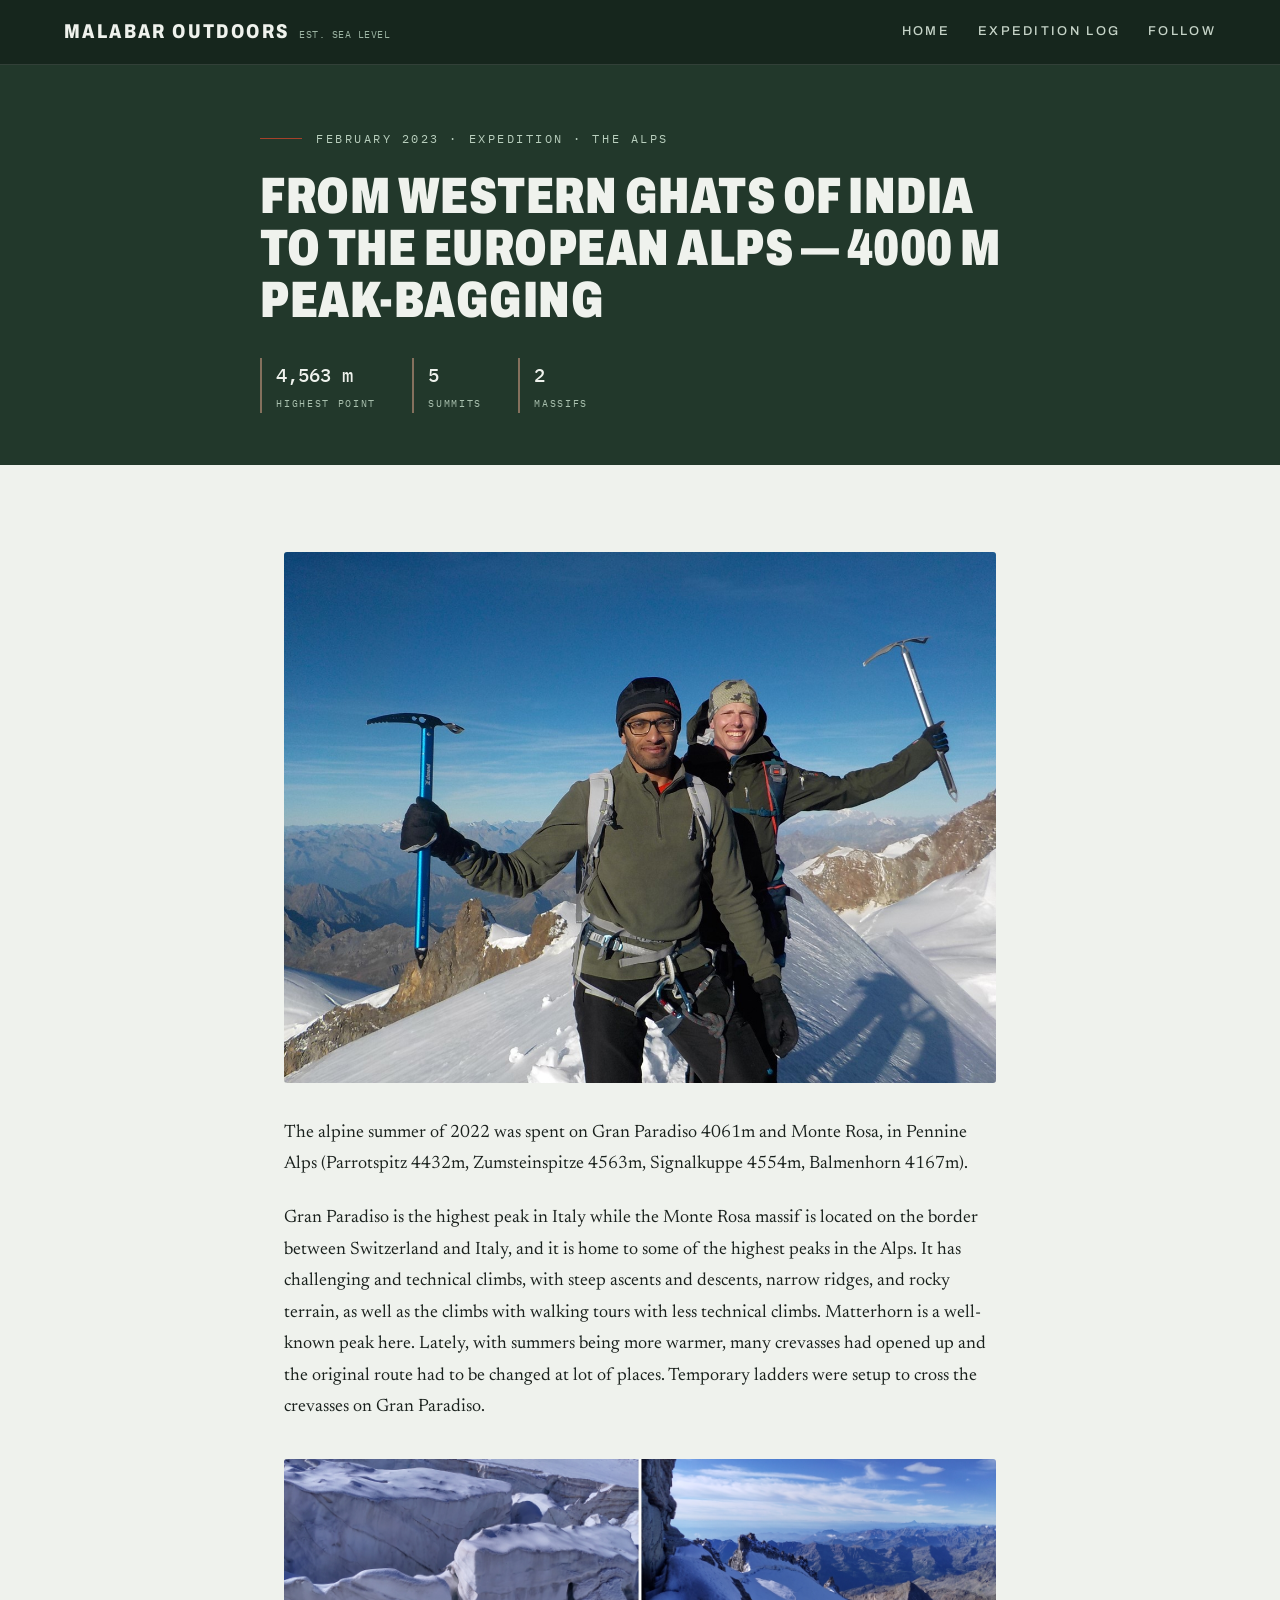
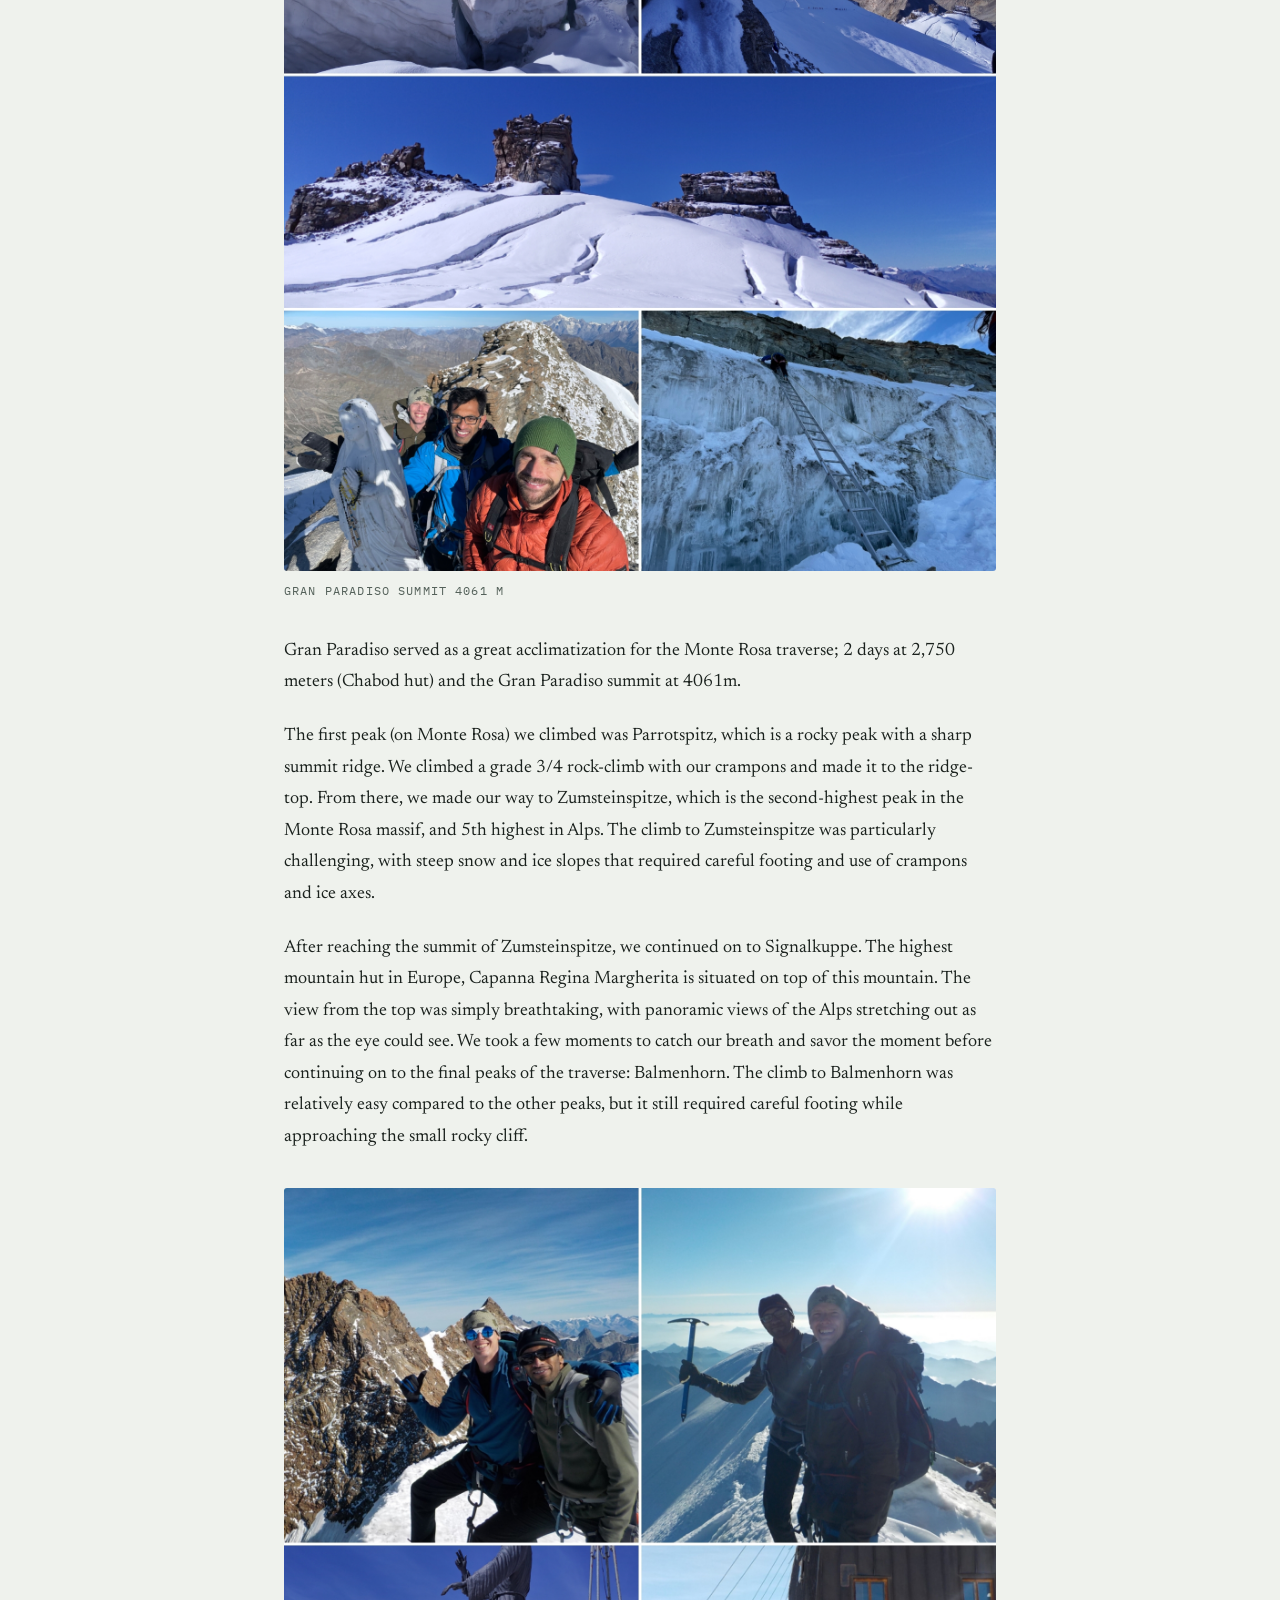
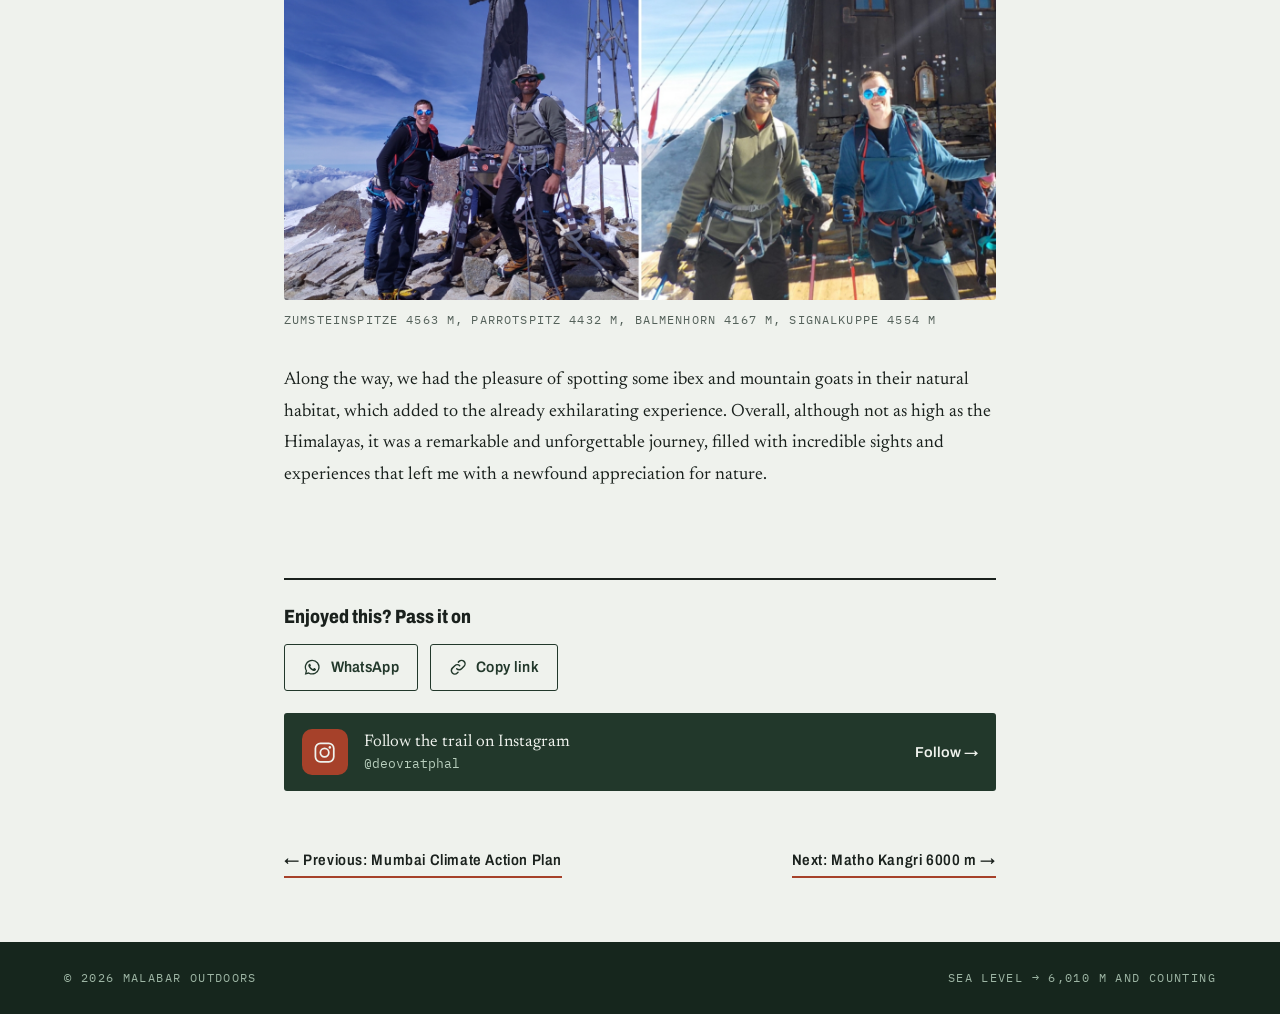
<file: posts/alps-4000m-peak-bagging.html>
<!DOCTYPE html>
<html lang="en">
<head>
<meta charset="UTF-8">
<meta name="viewport" content="width=device-width, initial-scale=1.0">
<title>From Western Ghats of India to the European Alps — 4000 m peak-bagging — Malabar Outdoors</title>
<meta name="description" content="An alpine summer on Gran Paradiso 4061 m and the Monte Rosa massif — Parrotspitz, Zumsteinspitze, Signalkuppe and Balmenhorn.">
<link rel="preconnect" href="https://fonts.googleapis.com">
<link rel="preconnect" href="https://fonts.gstatic.com" crossorigin>
<link href="https://fonts.googleapis.com/css2?family=Archivo:wdth,wght@62..125,400..900&family=Newsreader:ital,opsz,wght@0,6..72,400..600;1,6..72,400&family=IBM+Plex+Mono:wght@400;500&display=swap" rel="stylesheet">
<link rel="stylesheet" href="style.css">
</head>
<body>

<header>
  <div class="header-inner">
    <a class="wordmark" href="../">Malabar Outdoors <span class="sea">EST. SEA LEVEL</span></a>
    <nav aria-label="Main">
      <a href="../">Home</a>
      <a href="../#log">Expedition log</a>
      <a href="../#follow">Follow</a>
    </nav>
  </div>
</header>

<div class="post-head">
  <div class="post-head-inner">
    <p class="post-meta">February 2023 · Expedition · The Alps</p>
    <h1>From Western Ghats of India to the European Alps — 4000 m peak-bagging</h1>
    <div class="post-stats">
      <div class="stat"><div class="v">4,563 m</div><div class="k">Highest point</div></div>
      <div class="stat"><div class="v">5</div><div class="k">Summits</div></div>
      <div class="stat"><div class="v">2</div><div class="k">Massifs</div></div>
    </div>
  </div>
</div>

<article>
  <figure>
    <img src="../images/mb1.jpg" alt="Roped climbers on a snow ridge in the Alps">
  </figure>

  <p>The alpine summer of 2022 was spent on Gran Paradiso 4061m and Monte Rosa, in Pennine Alps (Parrotspitz 4432m, Zumsteinspitze 4563m, Signalkuppe 4554m, Balmenhorn 4167m).</p>

  <p>Gran Paradiso is the highest peak in Italy while the Monte Rosa massif is located on the border between Switzerland and Italy, and it is home to some of the highest peaks in the Alps. It has challenging and technical climbs, with steep ascents and descents, narrow ridges, and rocky terrain, as well as the climbs with walking tours with less technical climbs. Matterhorn is a well-known peak here. Lately, with summers being more warmer, many crevasses had opened up and the original route had to be changed at lot of places. Temporary ladders were setup to cross the crevasses on Gran Paradiso.</p>

  <figure>
    <img loading="lazy" src="../images/gp.jpg" alt="On the summit of Gran Paradiso">
    <figcaption>Gran Paradiso summit 4061 m</figcaption>
  </figure>

  <p>Gran Paradiso served as a great acclimatization for the Monte Rosa traverse; 2 days at 2,750 meters (Chabod hut) and the Gran Paradiso summit at 4061m.</p>

  <p>The first peak (on Monte Rosa) we climbed was Parrotspitz, which is a rocky peak with a sharp summit ridge. We climbed a grade 3/4 rock-climb with our crampons and made it to the ridge-top. From there, we made our way to Zumsteinspitze, which is the second-highest peak in the Monte Rosa massif, and 5th highest in Alps. The climb to Zumsteinspitze was particularly challenging, with steep snow and ice slopes that required careful footing and use of crampons and ice axes.</p>

  <p>After reaching the summit of Zumsteinspitze, we continued on to Signalkuppe. The highest mountain hut in Europe, Capanna Regina Margherita is situated on top of this mountain. The view from the top was simply breathtaking, with panoramic views of the Alps stretching out as far as the eye could see. We took a few moments to catch our breath and savor the moment before continuing on to the final peaks of the traverse: Balmenhorn. The climb to Balmenhorn was relatively easy compared to the other peaks, but it still required careful footing while approaching the small rocky cliff.</p>

  <figure>
    <img loading="lazy" src="../images/mr.jpg" alt="Peaks of the Monte Rosa massif">
    <figcaption>Zumsteinspitze 4563 m, Parrotspitz 4432 m, Balmenhorn 4167 m, Signalkuppe 4554 m</figcaption>
  </figure>

  <p>Along the way, we had the pleasure of spotting some ibex and mountain goats in their natural habitat, which added to the already exhilarating experience. Overall, although not as high as the Himalayas, it was a remarkable and unforgettable journey, filled with incredible sights and experiences that left me with a newfound appreciation for nature.</p>
</article>

<section class="share" aria-labelledby="share-title">
  <div class="share-inner">
    <h2 class="share-title" id="share-title">Enjoyed this? Pass it on</h2>
    <div class="share-buttons">
      <button type="button" class="share-btn primary" data-share="native" hidden>
        <svg viewBox="0 0 24 24" fill="none" stroke="currentColor" stroke-width="1.9" stroke-linecap="round" stroke-linejoin="round" aria-hidden="true"><path d="M12 3v12"/><path d="M7.5 7.5 12 3l4.5 4.5"/><path d="M5 12v7a2 2 0 0 0 2 2h10a2 2 0 0 0 2-2v-7"/></svg>
        <span>Share to Instagram &amp; more</span>
      </button>
      <a class="share-btn" data-share="whatsapp" href="https://wa.me/" target="_blank" rel="noopener">
        <svg viewBox="0 0 24 24" fill="currentColor" aria-hidden="true"><path d="M12 2.2a9.7 9.7 0 0 0-8.4 14.6L2.3 21.7l5-1.3A9.7 9.7 0 1 0 12 2.2Zm0 17.7a8 8 0 0 1-4.1-1.1l-.3-.2-3 .8.8-2.9-.2-.3A8 8 0 1 1 12 19.9Zm4.4-6c-.2-.1-1.4-.7-1.7-.8-.2-.1-.4-.1-.5.1l-.8 1c-.1.2-.3.2-.5.1a6.6 6.6 0 0 1-3.3-2.9c-.2-.4.2-.4.7-1.3.1-.2 0-.3 0-.4l-.8-1.8c-.2-.5-.4-.4-.5-.4h-.5a.9.9 0 0 0-.7.3 2.8 2.8 0 0 0-.9 2.1 4.9 4.9 0 0 0 1 2.6 11.2 11.2 0 0 0 4.3 3.8c1.6.7 2.2.7 3 .6.5-.1 1.4-.6 1.6-1.2.2-.6.2-1.1.1-1.2l-.5-.2Z"/></svg>
        <span>WhatsApp</span>
      </a>
      <button type="button" class="share-btn" data-share="copy">
        <svg viewBox="0 0 24 24" fill="none" stroke="currentColor" stroke-width="1.9" stroke-linecap="round" stroke-linejoin="round" aria-hidden="true"><path d="M10 14a4.5 4.5 0 0 0 6.4 0l3.2-3.2a4.5 4.5 0 0 0-6.4-6.4l-1 1"/><path d="M14 10a4.5 4.5 0 0 0-6.4 0l-3.2 3.2a4.5 4.5 0 0 0 6.4 6.4l1-1"/></svg>
        <span>Copy link</span>
      </button>
    </div>
    <p class="sr-only share-status" aria-live="polite"></p>
    <a class="ig-follow" href="https://www.instagram.com/deovratphal/" target="_blank" rel="noopener">
      <span class="ig-mark"><svg viewBox="0 0 24 24" fill="none" stroke="currentColor" stroke-width="1.8" aria-hidden="true"><rect x="2.5" y="2.5" width="19" height="19" rx="5.2"/><circle cx="12" cy="12" r="4.4"/><circle cx="17.4" cy="6.6" r="1.3" fill="currentColor" stroke="none"/></svg></span>
      <span class="ig-text">
        <span class="ig-line">Follow the trail on Instagram</span>
        <span class="ig-handle">@deovratphal</span>
      </span>
      <span class="ig-go">Follow →</span>
    </a>
  </div>
</section>

<div class="postnav">
  <a href="mumbai-climate-action-cycling.html">← Previous: Mumbai Climate Action Plan</a>
  <a href="matho-kangri-6000m-alpine-style.html">Next: Matho Kangri 6000 m →</a>
</div>

<footer>
  <div class="footer-inner">
    <span>© 2026 Malabar Outdoors</span>
    <span>Sea level → 6,010 m and counting</span>
  </div>
</footer>

<script src="share.js" defer></script>
</body>
</html>
</file>
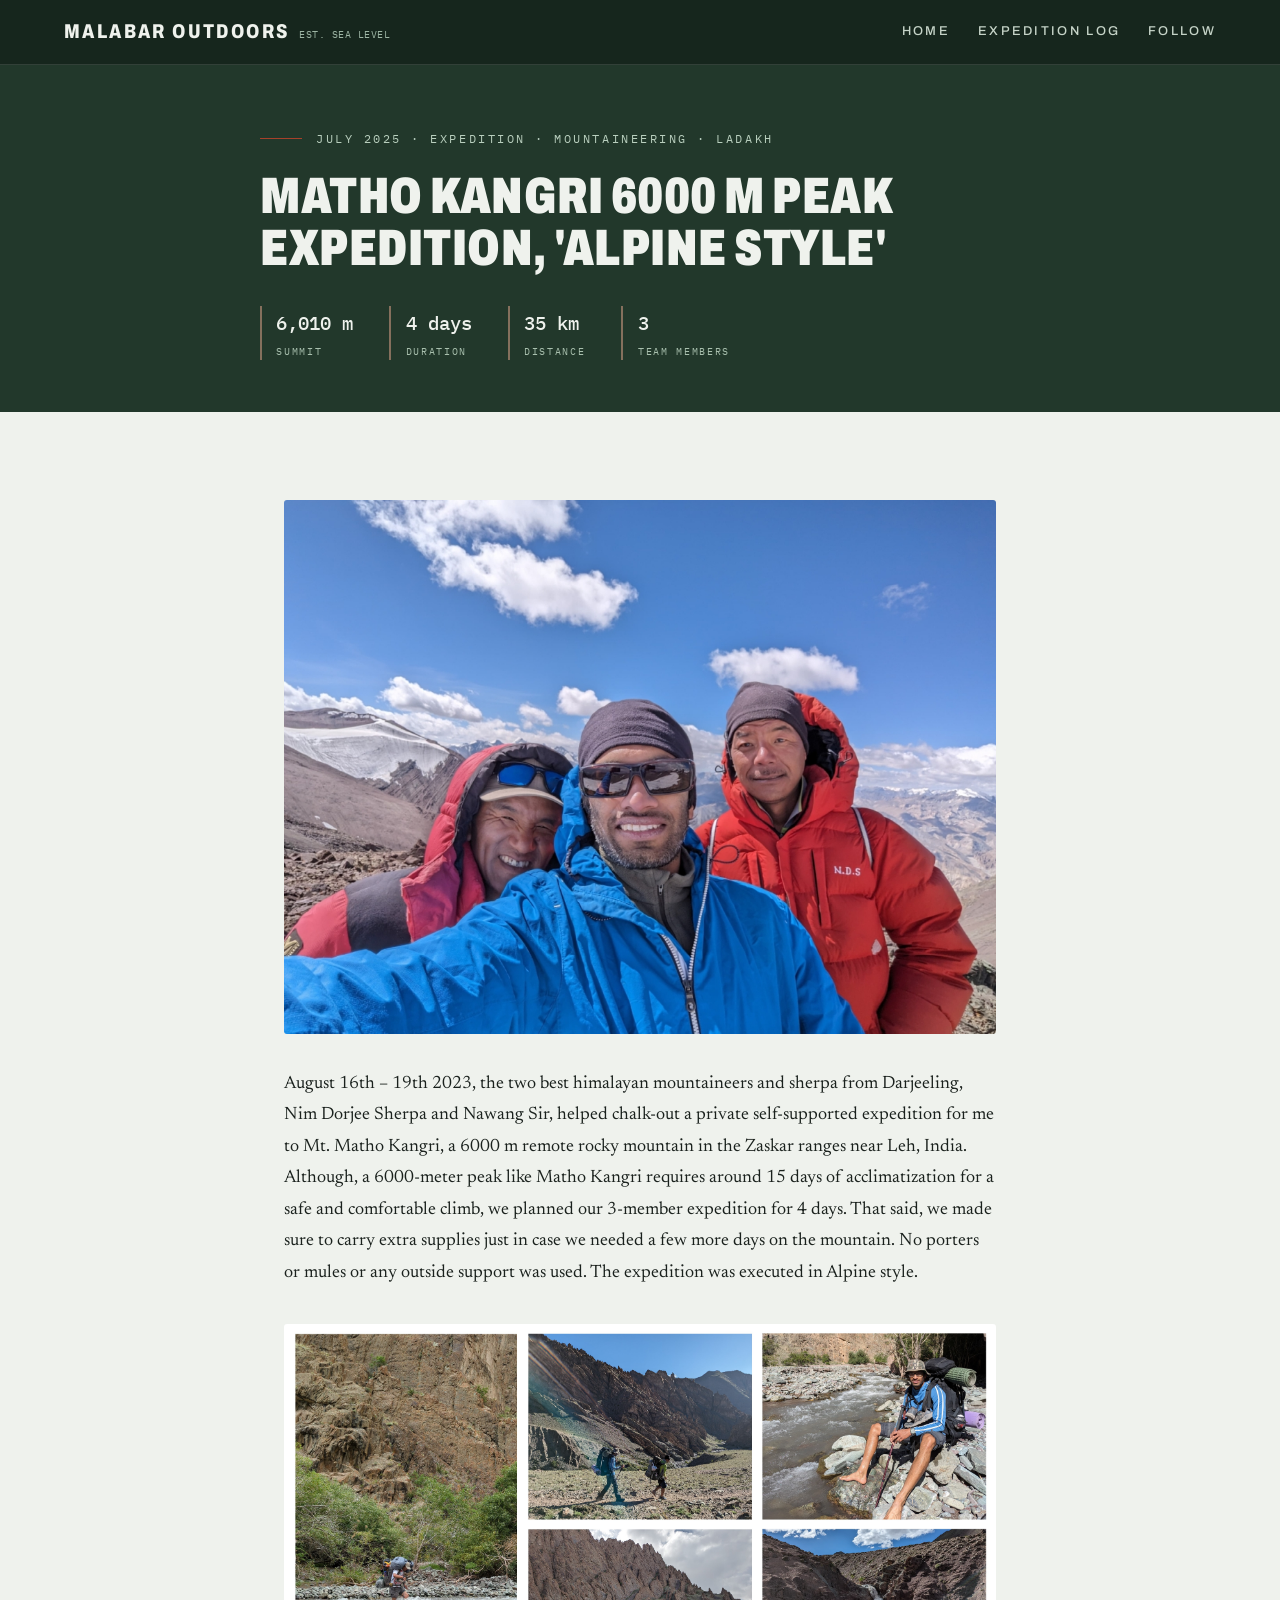
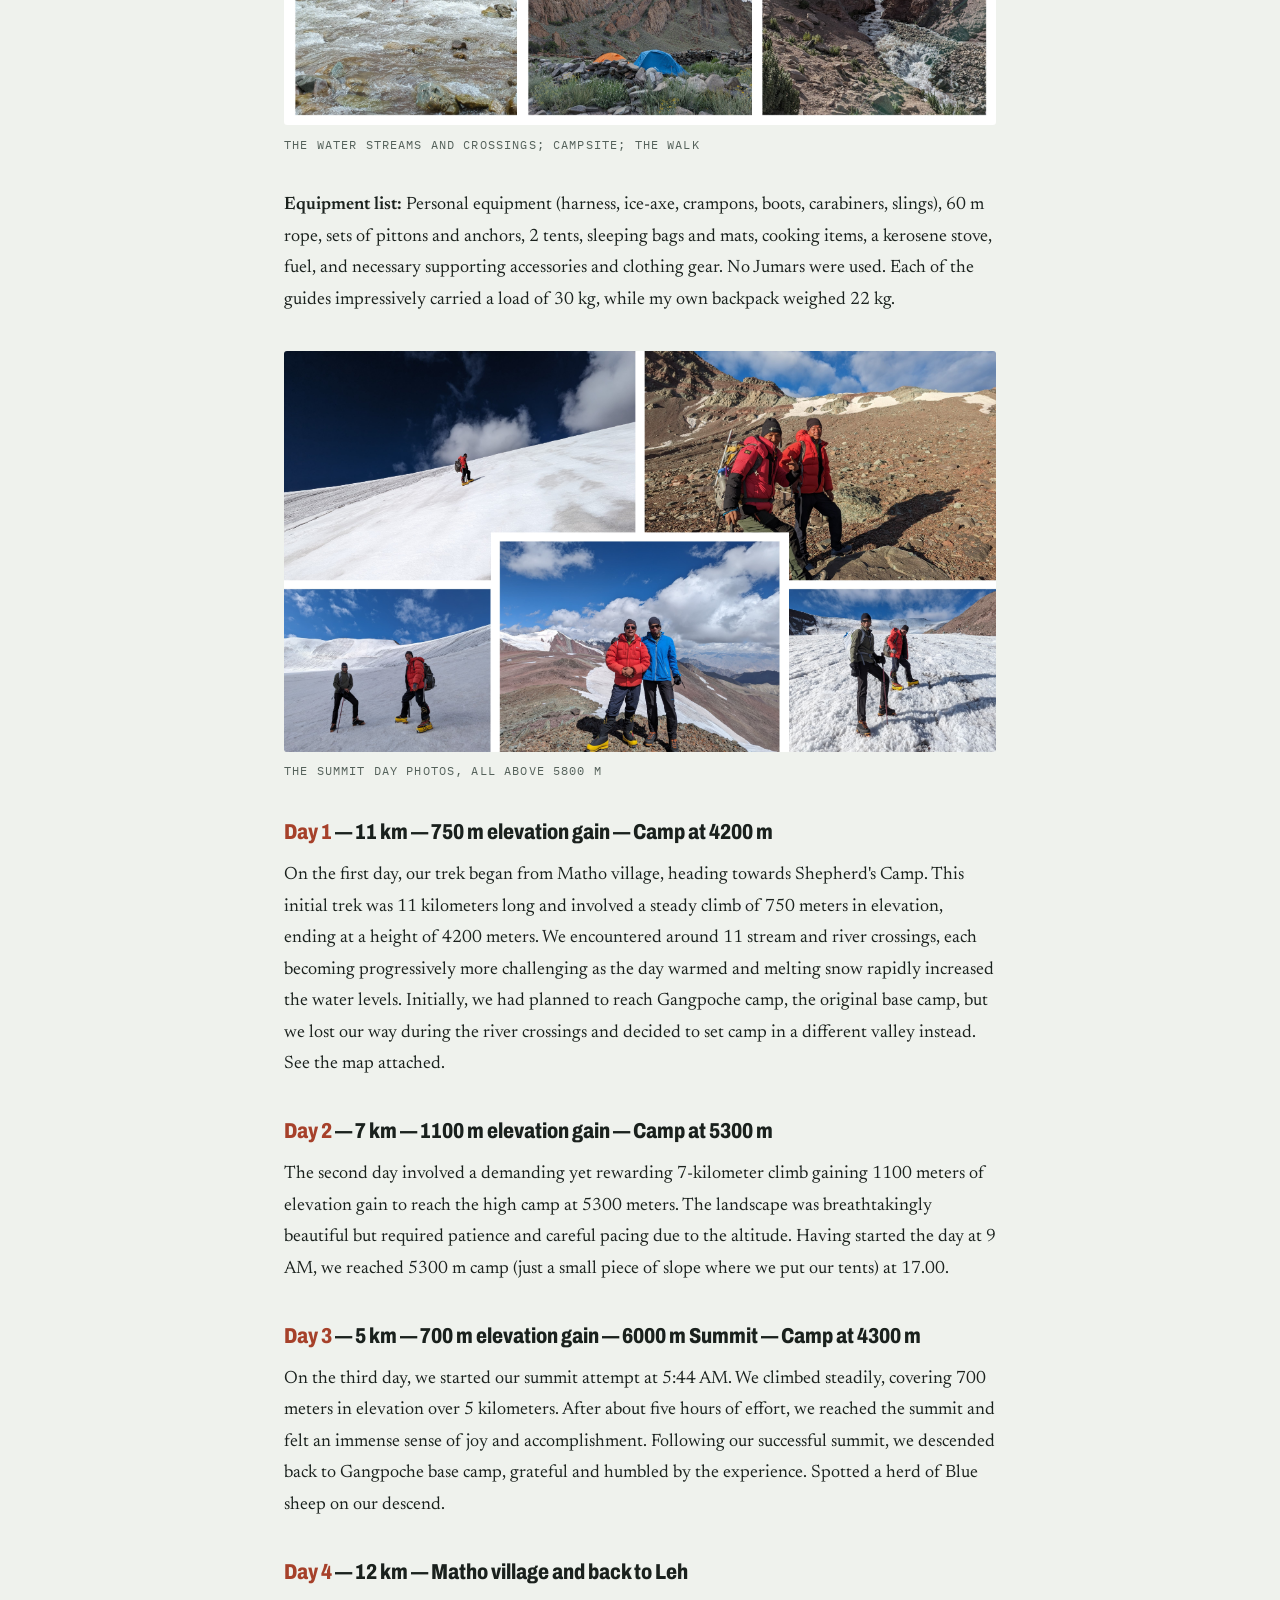
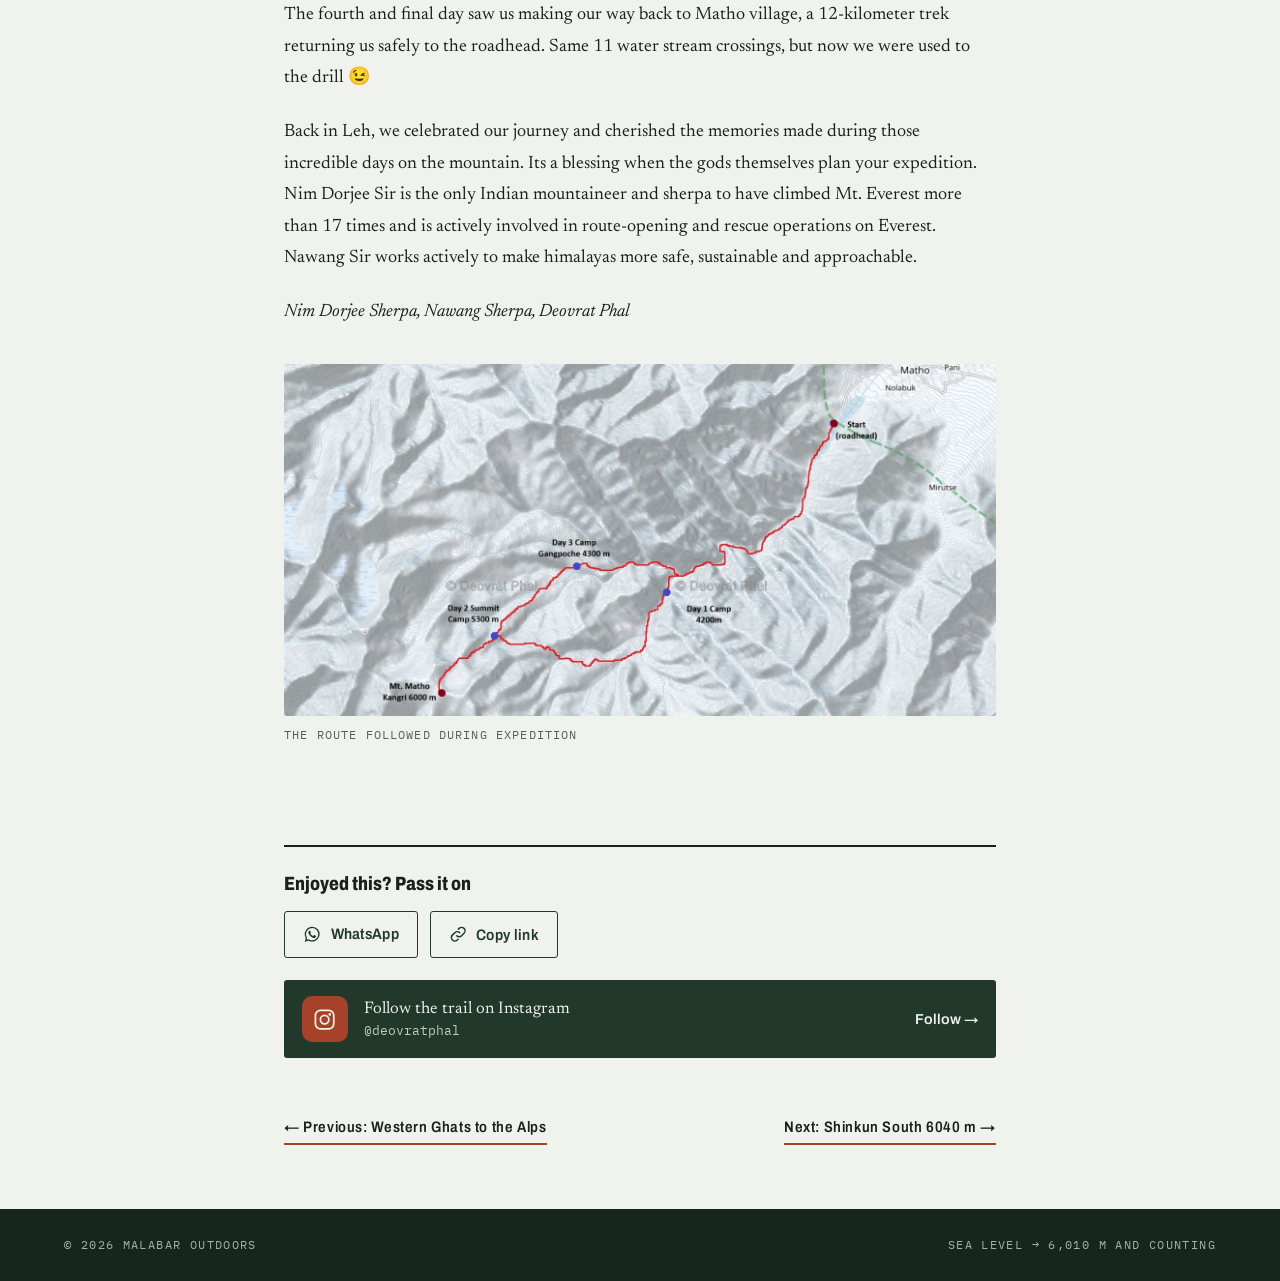
<file: posts/matho-kangri-6000m-alpine-style.html>
<!DOCTYPE html>
<html lang="en">
<head>
<meta charset="UTF-8">
<meta name="viewport" content="width=device-width, initial-scale=1.0">
<title>Matho Kangri 6000 m peak expedition, alpine style — Malabar Outdoors</title>
<meta name="description" content="A private, self-supported 4-day alpine-style expedition to Mt. Matho Kangri, a 6000 m peak in the Zanskar ranges near Leh, India.">
<link rel="preconnect" href="https://fonts.googleapis.com">
<link rel="preconnect" href="https://fonts.gstatic.com" crossorigin>
<link href="https://fonts.googleapis.com/css2?family=Archivo:wdth,wght@62..125,400..900&family=Newsreader:ital,opsz,wght@0,6..72,400..600;1,6..72,400&family=IBM+Plex+Mono:wght@400;500&display=swap" rel="stylesheet">
<link rel="stylesheet" href="style.css">
</head>
<body>

<header>
  <div class="header-inner">
    <a class="wordmark" href="../">Malabar Outdoors <span class="sea">EST. SEA LEVEL</span></a>
    <nav aria-label="Main">
      <a href="../">Home</a>
      <a href="../#log">Expedition log</a>
      <a href="../#follow">Follow</a>
    </nav>
  </div>
</header>

<div class="post-head">
  <div class="post-head-inner">
    <p class="post-meta">July 2025 · Expedition · Mountaineering · Ladakh</p>
    <h1>Matho Kangri 6000 m peak expedition, 'alpine style'</h1>
    <div class="post-stats">
      <div class="stat"><div class="v">6,010 m</div><div class="k">Summit</div></div>
      <div class="stat"><div class="v">4 days</div><div class="k">Duration</div></div>
      <div class="stat"><div class="v">35 km</div><div class="k">Distance</div></div>
      <div class="stat"><div class="v">3</div><div class="k">Team members</div></div>
    </div>
  </div>
</div>

<article>
  <figure>
    <img src="../images/img-20250715-wa00201024.jpg" alt="Climbers on Matho Kangri">
  </figure>

  <p>August 16th – 19th 2023, the two best himalayan mountaineers and sherpa from Darjeeling, Nim Dorjee Sherpa and Nawang Sir, helped chalk-out a private self-supported expedition for me to Mt. Matho Kangri, a 6000 m remote rocky mountain in the Zaskar ranges near Leh, India. Although, a 6000-meter peak like Matho Kangri requires around 15 days of acclimatization for a safe and comfortable climb, we planned our 3-member expedition for 4 days. That said, we made sure to carry extra supplies just in case we needed a few more days on the mountain. No porters or mules or any outside support was used. The expedition was executed in Alpine style.</p>

  <figure>
    <img loading="lazy" src="../images/picture1.jpg" alt="Water stream crossings, campsite and the approach walk">
    <figcaption>The water streams and crossings; campsite; the walk</figcaption>
  </figure>

  <p><strong>Equipment list:</strong> Personal equipment (harness, ice-axe, crampons, boots, carabiners, slings), 60 m rope, sets of pittons and anchors, 2 tents, sleeping bags and mats, cooking items, a kerosene stove, fuel, and necessary supporting accessories and clothing gear. No Jumars were used. Each of the guides impressively carried a load of 30 kg, while my own backpack weighed 22 kg.</p>

  <figure>
    <img loading="lazy" src="../images/picture2.jpg" alt="Summit day photos above 5800 m">
    <figcaption>The summit day photos, all above 5800 m</figcaption>
  </figure>

  <h2><span class="tick">Day 1</span> — 11 km — 750 m elevation gain — Camp at 4200 m</h2>
  <p>On the first day, our trek began from Matho village, heading towards Shepherd's Camp. This initial trek was 11 kilometers long and involved a steady climb of 750 meters in elevation, ending at a height of 4200 meters. We encountered around 11 stream and river crossings, each becoming progressively more challenging as the day warmed and melting snow rapidly increased the water levels. Initially, we had planned to reach Gangpoche camp, the original base camp, but we lost our way during the river crossings and decided to set camp in a different valley instead. See the map attached.</p>

  <h2><span class="tick">Day 2</span> — 7 km — 1100 m elevation gain — Camp at 5300 m</h2>
  <p>The second day involved a demanding yet rewarding 7-kilometer climb gaining 1100 meters of elevation gain to reach the high camp at 5300 meters. The landscape was breathtakingly beautiful but required patience and careful pacing due to the altitude. Having started the day at 9 AM, we reached 5300 m camp (just a small piece of slope where we put our tents) at 17.00.</p>

  <h2><span class="tick">Day 3</span> — 5 km — 700 m elevation gain — 6000 m Summit — Camp at 4300 m</h2>
  <p>On the third day, we started our summit attempt at 5:44 AM. We climbed steadily, covering 700 meters in elevation over 5 kilometers. After about five hours of effort, we reached the summit and felt an immense sense of joy and accomplishment. Following our successful summit, we descended back to Gangpoche base camp, grateful and humbled by the experience. Spotted a herd of Blue sheep on our descend.</p>

  <h2><span class="tick">Day 4</span> — 12 km — Matho village and back to Leh</h2>
  <p>The fourth and final day saw us making our way back to Matho village, a 12-kilometer trek returning us safely to the roadhead. Same 11 water stream crossings, but now we were used to the drill 😉</p>

  <p>Back in Leh, we celebrated our journey and cherished the memories made during those incredible days on the mountain. Its a blessing when the gods themselves plan your expedition. Nim Dorjee Sir is the only Indian mountaineer and sherpa to have climbed Mt. Everest more than 17 times and is actively involved in route-opening and rescue operations on Everest. Nawang Sir works actively to make himalayas more safe, sustainable and approachable.</p>

  <p><em>Nim Dorjee Sherpa, Nawang Sherpa, Deovrat Phal</em></p>

  <figure>
    <img loading="lazy" src="../images/deovratmap2.jpg" alt="Map of the expedition route">
    <figcaption>The route followed during expedition</figcaption>
  </figure>
</article>

<section class="share" aria-labelledby="share-title">
  <div class="share-inner">
    <h2 class="share-title" id="share-title">Enjoyed this? Pass it on</h2>
    <div class="share-buttons">
      <button type="button" class="share-btn primary" data-share="native" hidden>
        <svg viewBox="0 0 24 24" fill="none" stroke="currentColor" stroke-width="1.9" stroke-linecap="round" stroke-linejoin="round" aria-hidden="true"><path d="M12 3v12"/><path d="M7.5 7.5 12 3l4.5 4.5"/><path d="M5 12v7a2 2 0 0 0 2 2h10a2 2 0 0 0 2-2v-7"/></svg>
        <span>Share to Instagram &amp; more</span>
      </button>
      <a class="share-btn" data-share="whatsapp" href="https://wa.me/" target="_blank" rel="noopener">
        <svg viewBox="0 0 24 24" fill="currentColor" aria-hidden="true"><path d="M12 2.2a9.7 9.7 0 0 0-8.4 14.6L2.3 21.7l5-1.3A9.7 9.7 0 1 0 12 2.2Zm0 17.7a8 8 0 0 1-4.1-1.1l-.3-.2-3 .8.8-2.9-.2-.3A8 8 0 1 1 12 19.9Zm4.4-6c-.2-.1-1.4-.7-1.7-.8-.2-.1-.4-.1-.5.1l-.8 1c-.1.2-.3.2-.5.1a6.6 6.6 0 0 1-3.3-2.9c-.2-.4.2-.4.7-1.3.1-.2 0-.3 0-.4l-.8-1.8c-.2-.5-.4-.4-.5-.4h-.5a.9.9 0 0 0-.7.3 2.8 2.8 0 0 0-.9 2.1 4.9 4.9 0 0 0 1 2.6 11.2 11.2 0 0 0 4.3 3.8c1.6.7 2.2.7 3 .6.5-.1 1.4-.6 1.6-1.2.2-.6.2-1.1.1-1.2l-.5-.2Z"/></svg>
        <span>WhatsApp</span>
      </a>
      <button type="button" class="share-btn" data-share="copy">
        <svg viewBox="0 0 24 24" fill="none" stroke="currentColor" stroke-width="1.9" stroke-linecap="round" stroke-linejoin="round" aria-hidden="true"><path d="M10 14a4.5 4.5 0 0 0 6.4 0l3.2-3.2a4.5 4.5 0 0 0-6.4-6.4l-1 1"/><path d="M14 10a4.5 4.5 0 0 0-6.4 0l-3.2 3.2a4.5 4.5 0 0 0 6.4 6.4l1-1"/></svg>
        <span>Copy link</span>
      </button>
    </div>
    <p class="sr-only share-status" aria-live="polite"></p>
    <a class="ig-follow" href="https://www.instagram.com/deovratphal/" target="_blank" rel="noopener">
      <span class="ig-mark"><svg viewBox="0 0 24 24" fill="none" stroke="currentColor" stroke-width="1.8" aria-hidden="true"><rect x="2.5" y="2.5" width="19" height="19" rx="5.2"/><circle cx="12" cy="12" r="4.4"/><circle cx="17.4" cy="6.6" r="1.3" fill="currentColor" stroke="none"/></svg></span>
      <span class="ig-text">
        <span class="ig-line">Follow the trail on Instagram</span>
        <span class="ig-handle">@deovratphal</span>
      </span>
      <span class="ig-go">Follow →</span>
    </a>
  </div>
</section>

<div class="postnav">
  <a href="alps-4000m-peak-bagging.html">← Previous: Western Ghats to the Alps</a>
  <a href="shinkun-south-6040m-attempt.html">Next: Shinkun South 6040 m →</a>
</div>

<footer>
  <div class="footer-inner">
    <span>© 2026 Malabar Outdoors</span>
    <span>Sea level → 6,010 m and counting</span>
  </div>
</footer>

<script src="share.js" defer></script>
</body>
</html>
</file>
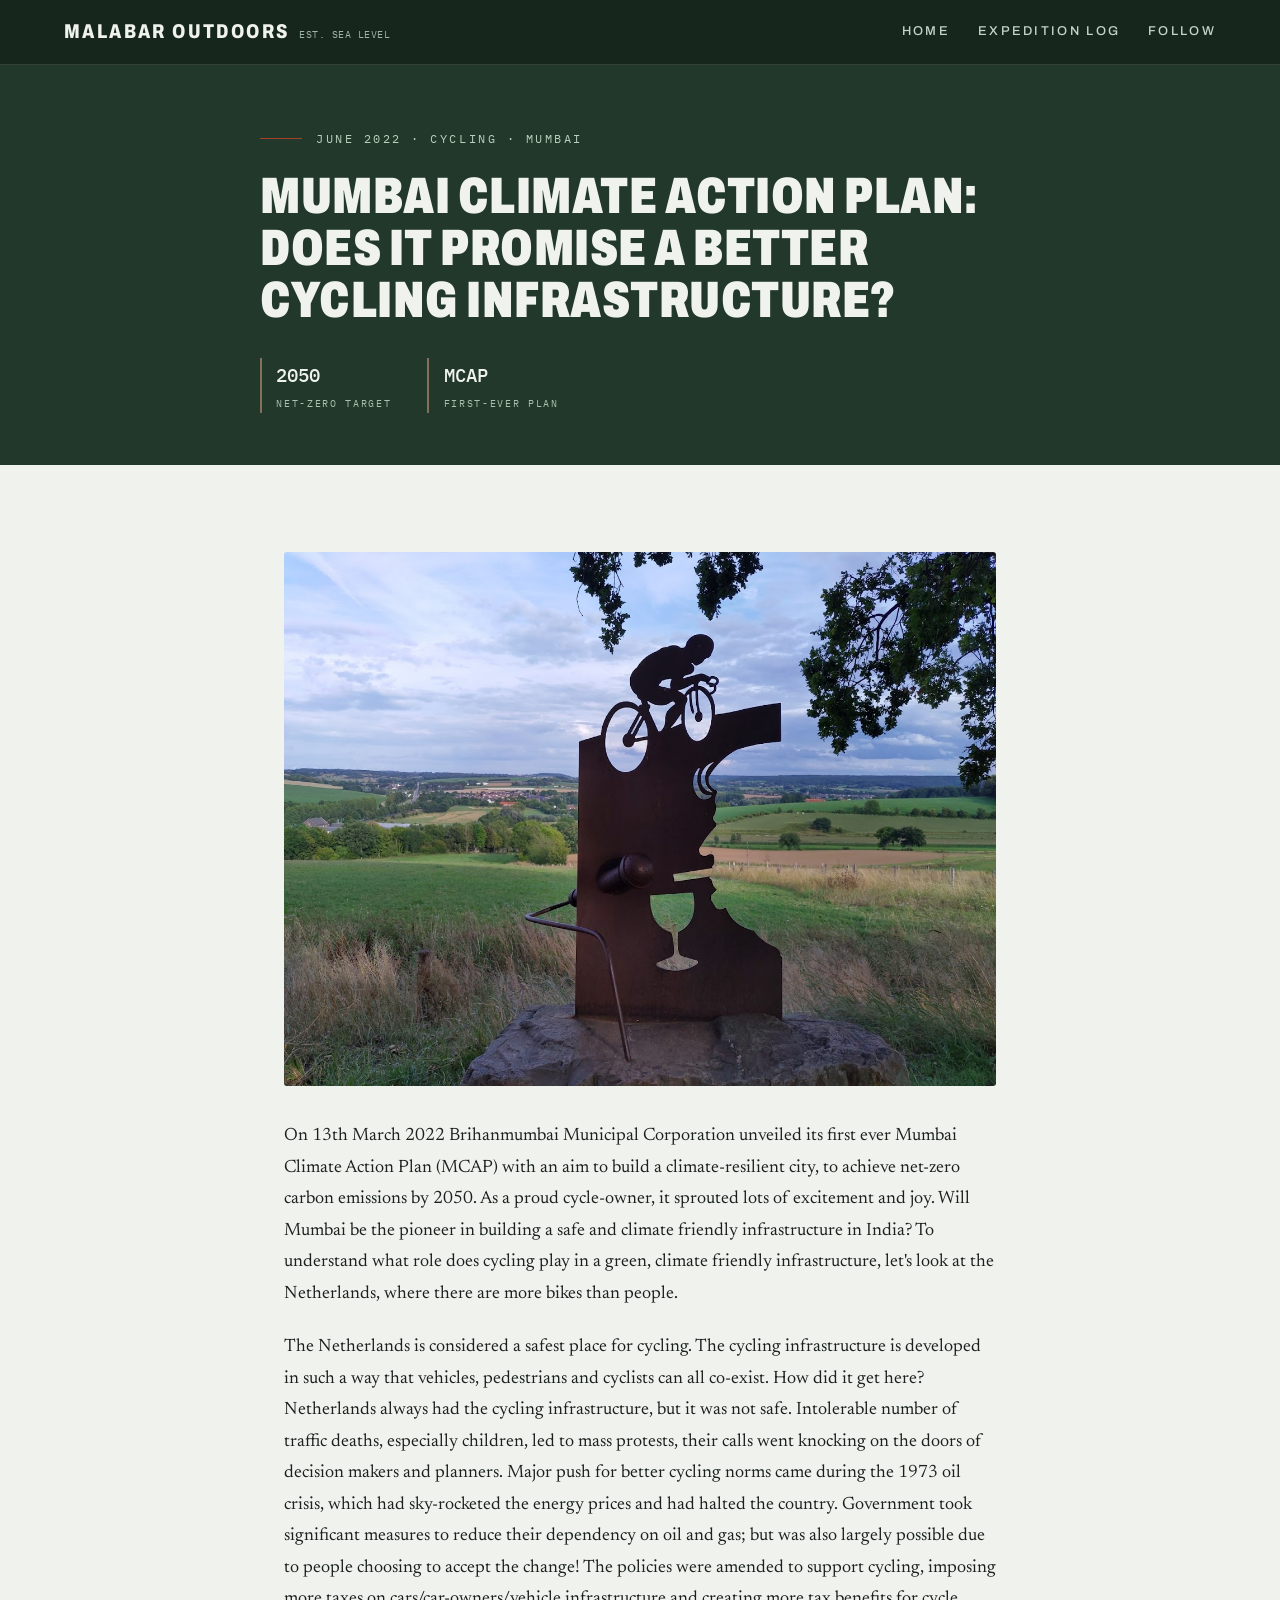
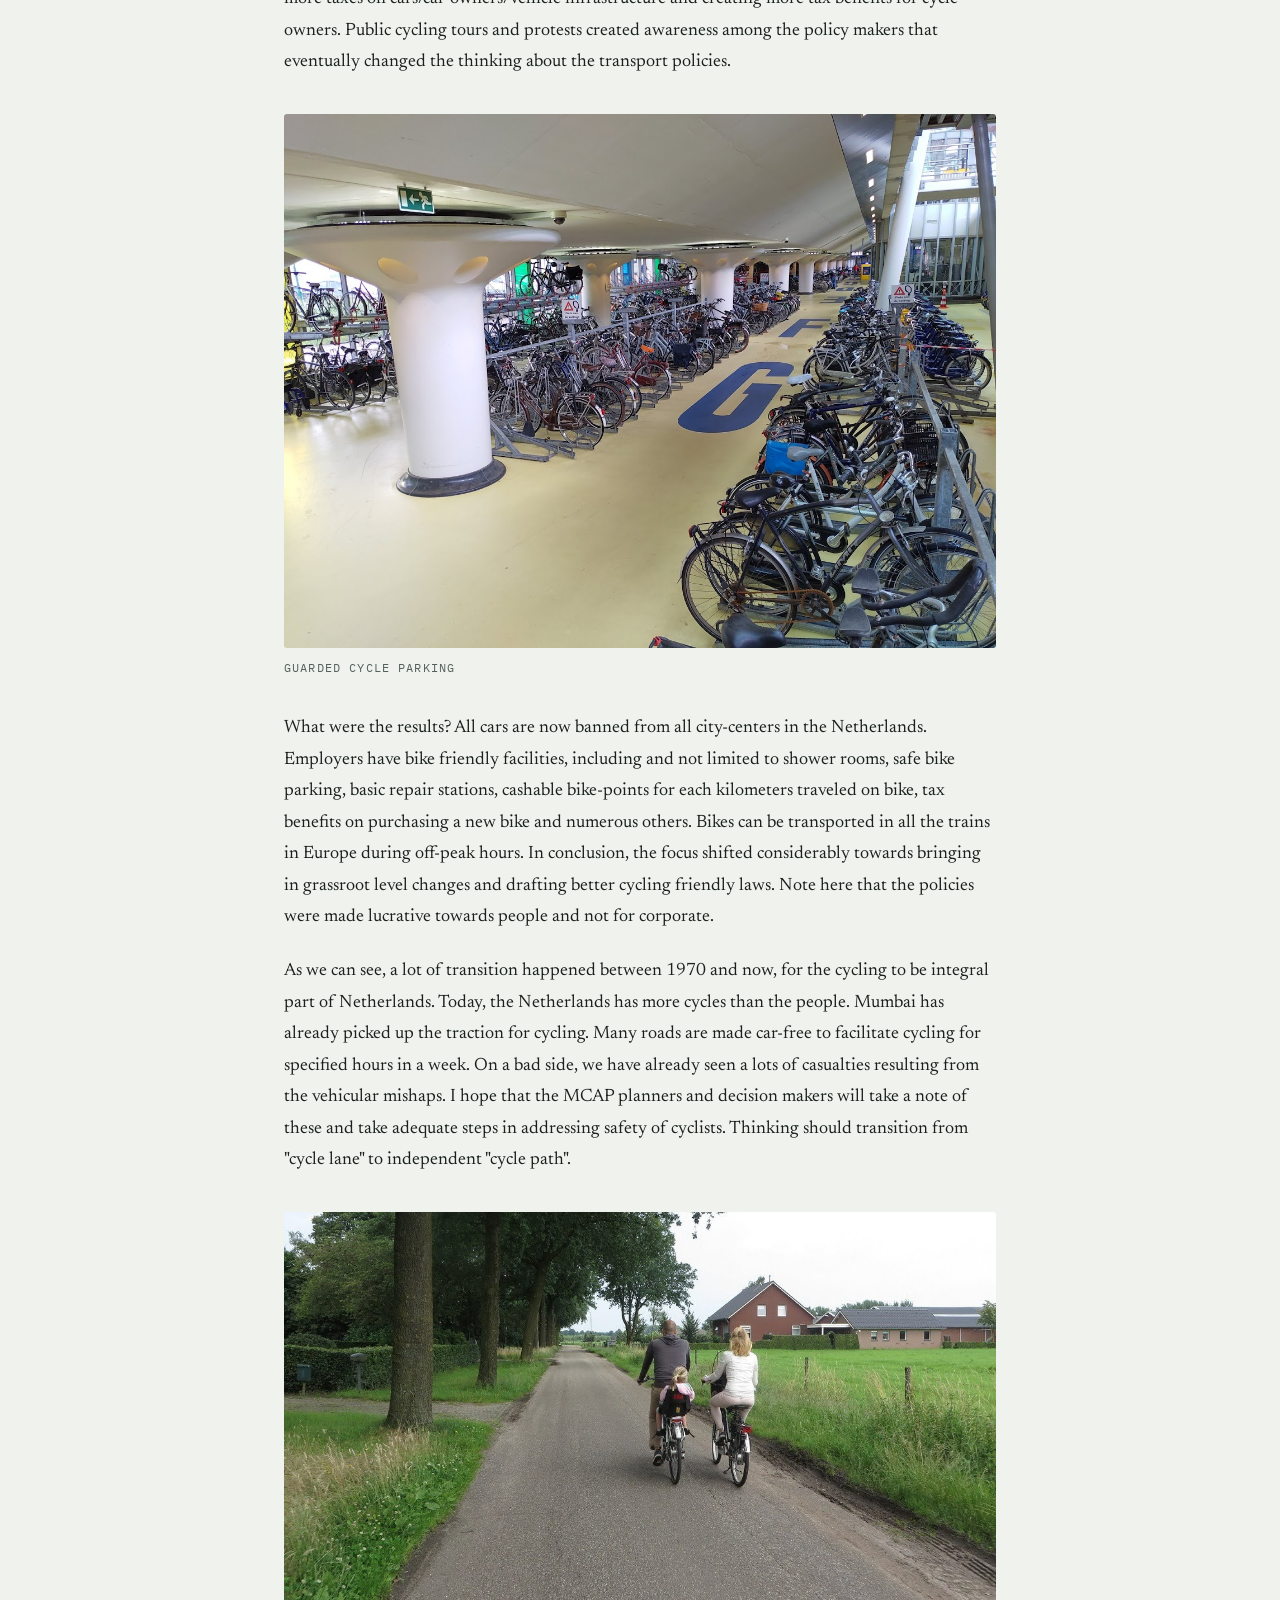
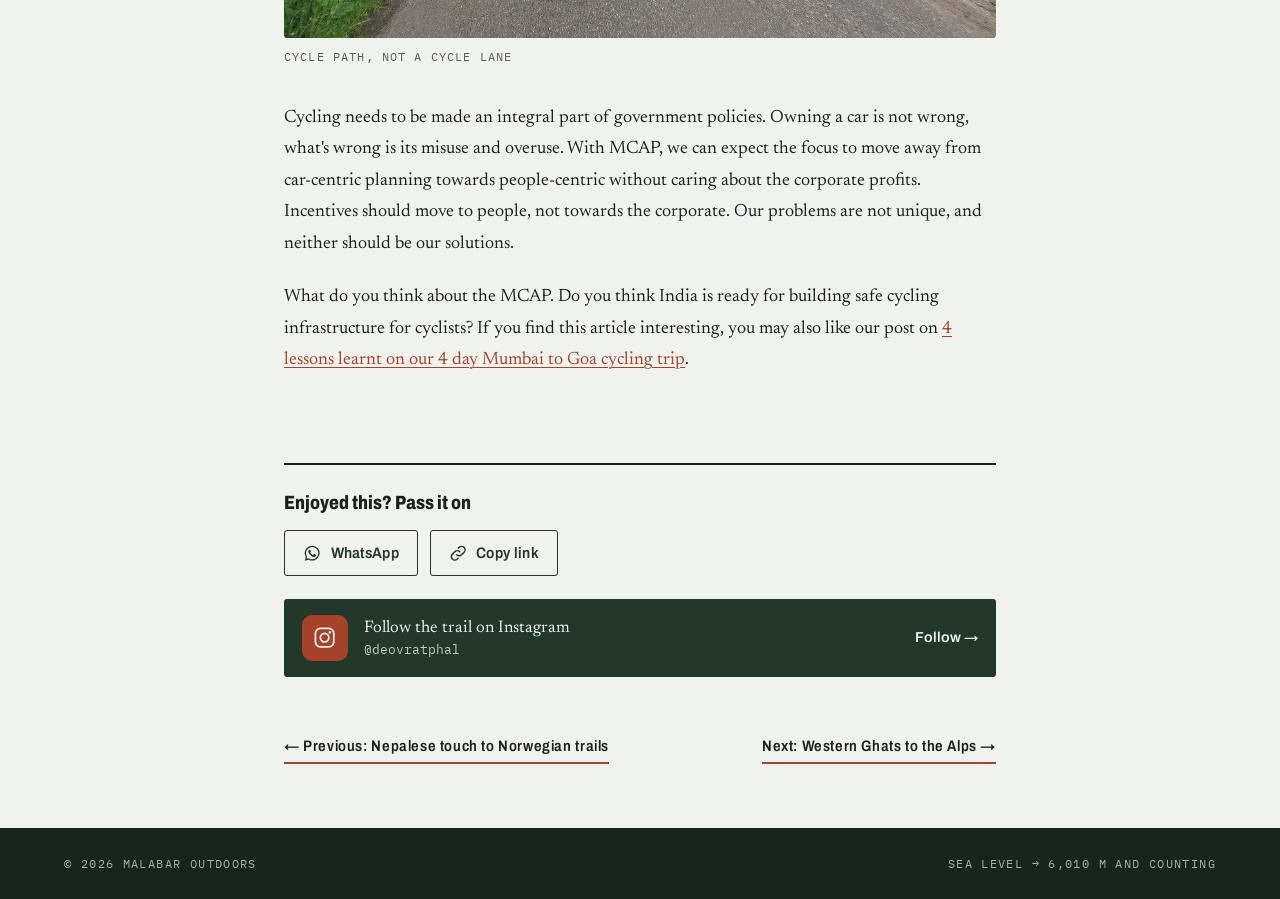
<file: posts/mumbai-climate-action-cycling.html>
<!DOCTYPE html>
<html lang="en">
<head>
<meta charset="UTF-8">
<meta name="viewport" content="width=device-width, initial-scale=1.0">
<title>Mumbai Climate Action Plan: does it promise a better cycling infrastructure? — Malabar Outdoors</title>
<meta name="description" content="Mumbai's first climate action plan aims for net-zero by 2050. What the Netherlands teaches us about building safe cycling infrastructure.">
<link rel="preconnect" href="https://fonts.googleapis.com">
<link rel="preconnect" href="https://fonts.gstatic.com" crossorigin>
<link href="https://fonts.googleapis.com/css2?family=Archivo:wdth,wght@62..125,400..900&family=Newsreader:ital,opsz,wght@0,6..72,400..600;1,6..72,400&family=IBM+Plex+Mono:wght@400;500&display=swap" rel="stylesheet">
<link rel="stylesheet" href="style.css">
</head>
<body>

<header>
  <div class="header-inner">
    <a class="wordmark" href="../">Malabar Outdoors <span class="sea">EST. SEA LEVEL</span></a>
    <nav aria-label="Main">
      <a href="../">Home</a>
      <a href="../#log">Expedition log</a>
      <a href="../#follow">Follow</a>
    </nav>
  </div>
</header>

<div class="post-head">
  <div class="post-head-inner">
    <p class="post-meta">June 2022 · Cycling · Mumbai</p>
    <h1>Mumbai Climate Action Plan: does it promise a better cycling infrastructure?</h1>
    <div class="post-stats">
      <div class="stat"><div class="v">2050</div><div class="k">Net-zero target</div></div>
      <div class="stat"><div class="v">MCAP</div><div class="k">First-ever plan</div></div>
    </div>
  </div>
</div>

<article>
  <figure>
    <img src="../images/img_20200822_184640.jpg" alt="Cyclist on a Mumbai street">
  </figure>

  <p>On 13th March 2022 Brihanmumbai Municipal Corporation unveiled its first ever Mumbai Climate Action Plan (MCAP) with an aim to build a climate-resilient city, to achieve net-zero carbon emissions by 2050. As a proud cycle-owner, it sprouted lots of excitement and joy. Will Mumbai be the pioneer in building a safe and climate friendly infrastructure in India? To understand what role does cycling play in a green, climate friendly infrastructure, let's look at the Netherlands, where there are more bikes than people.</p>

  <p>The Netherlands is considered a safest place for cycling. The cycling infrastructure is developed in such a way that vehicles, pedestrians and cyclists can all co-exist. How did it get here? Netherlands always had the cycling infrastructure, but it was not safe. Intolerable number of traffic deaths, especially children, led to mass protests, their calls went knocking on the doors of decision makers and planners. Major push for better cycling norms came during the 1973 oil crisis, which had sky-rocketed the energy prices and had halted the country. Government took significant measures to reduce their dependency on oil and gas; but was also largely possible due to people choosing to accept the change! The policies were amended to support cycling, imposing more taxes on cars/car-owners/vehicle infrastructure and creating more tax benefits for cycle owners. Public cycling tours and protests created awareness among the policy makers that eventually changed the thinking about the transport policies.</p>

  <figure>
    <img loading="lazy" src="../images/img_20190612_163006.jpg" alt="Guarded cycle parking in the Netherlands">
    <figcaption>Guarded cycle parking</figcaption>
  </figure>

  <p>What were the results? All cars are now banned from all city-centers in the Netherlands. Employers have bike friendly facilities, including and not limited to shower rooms, safe bike parking, basic repair stations, cashable bike-points for each kilometers traveled on bike, tax benefits on purchasing a new bike and numerous others. Bikes can be transported in all the trains in Europe during off-peak hours. In conclusion, the focus shifted considerably towards bringing in grassroot level changes and drafting better cycling friendly laws. Note here that the policies were made lucrative towards people and not for corporate.</p>

  <p>As we can see, a lot of transition happened between 1970 and now, for the cycling to be integral part of Netherlands. Today, the Netherlands has more cycles than the people. Mumbai has already picked up the traction for cycling. Many roads are made car-free to facilitate cycling for specified hours in a week. On a bad side, we have already seen a lots of casualties resulting from the vehicular mishaps. I hope that the MCAP planners and decision makers will take a note of these and take adequate steps in addressing safety of cyclists. Thinking should transition from "cycle lane" to independent "cycle path".</p>

  <figure>
    <img loading="lazy" src="../images/img-20180801-wa0004.jpg" alt="A dedicated cycle path separated from the road">
    <figcaption>Cycle path, not a cycle lane</figcaption>
  </figure>

  <p>Cycling needs to be made an integral part of government policies. Owning a car is not wrong, what's wrong is its misuse and overuse. With MCAP, we can expect the focus to move away from car-centric planning towards people-centric without caring about the corporate profits. Incentives should move to people, not towards the corporate. Our problems are not unique, and neither should be our solutions.</p>

  <p>What do you think about the MCAP. Do you think India is ready for building safe cycling infrastructure for cyclists? If you find this article interesting, you may also like our post on <a href="mumbai-goa-cycling.html">4 lessons learnt on our 4 day Mumbai to Goa cycling trip</a>.</p>
</article>

<section class="share" aria-labelledby="share-title">
  <div class="share-inner">
    <h2 class="share-title" id="share-title">Enjoyed this? Pass it on</h2>
    <div class="share-buttons">
      <button type="button" class="share-btn primary" data-share="native" hidden>
        <svg viewBox="0 0 24 24" fill="none" stroke="currentColor" stroke-width="1.9" stroke-linecap="round" stroke-linejoin="round" aria-hidden="true"><path d="M12 3v12"/><path d="M7.5 7.5 12 3l4.5 4.5"/><path d="M5 12v7a2 2 0 0 0 2 2h10a2 2 0 0 0 2-2v-7"/></svg>
        <span>Share to Instagram &amp; more</span>
      </button>
      <a class="share-btn" data-share="whatsapp" href="https://wa.me/" target="_blank" rel="noopener">
        <svg viewBox="0 0 24 24" fill="currentColor" aria-hidden="true"><path d="M12 2.2a9.7 9.7 0 0 0-8.4 14.6L2.3 21.7l5-1.3A9.7 9.7 0 1 0 12 2.2Zm0 17.7a8 8 0 0 1-4.1-1.1l-.3-.2-3 .8.8-2.9-.2-.3A8 8 0 1 1 12 19.9Zm4.4-6c-.2-.1-1.4-.7-1.7-.8-.2-.1-.4-.1-.5.1l-.8 1c-.1.2-.3.2-.5.1a6.6 6.6 0 0 1-3.3-2.9c-.2-.4.2-.4.7-1.3.1-.2 0-.3 0-.4l-.8-1.8c-.2-.5-.4-.4-.5-.4h-.5a.9.9 0 0 0-.7.3 2.8 2.8 0 0 0-.9 2.1 4.9 4.9 0 0 0 1 2.6 11.2 11.2 0 0 0 4.3 3.8c1.6.7 2.2.7 3 .6.5-.1 1.4-.6 1.6-1.2.2-.6.2-1.1.1-1.2l-.5-.2Z"/></svg>
        <span>WhatsApp</span>
      </a>
      <button type="button" class="share-btn" data-share="copy">
        <svg viewBox="0 0 24 24" fill="none" stroke="currentColor" stroke-width="1.9" stroke-linecap="round" stroke-linejoin="round" aria-hidden="true"><path d="M10 14a4.5 4.5 0 0 0 6.4 0l3.2-3.2a4.5 4.5 0 0 0-6.4-6.4l-1 1"/><path d="M14 10a4.5 4.5 0 0 0-6.4 0l-3.2 3.2a4.5 4.5 0 0 0 6.4 6.4l1-1"/></svg>
        <span>Copy link</span>
      </button>
    </div>
    <p class="sr-only share-status" aria-live="polite"></p>
    <a class="ig-follow" href="https://www.instagram.com/deovratphal/" target="_blank" rel="noopener">
      <span class="ig-mark"><svg viewBox="0 0 24 24" fill="none" stroke="currentColor" stroke-width="1.8" aria-hidden="true"><rect x="2.5" y="2.5" width="19" height="19" rx="5.2"/><circle cx="12" cy="12" r="4.4"/><circle cx="17.4" cy="6.6" r="1.3" fill="currentColor" stroke="none"/></svg></span>
      <span class="ig-text">
        <span class="ig-line">Follow the trail on Instagram</span>
        <span class="ig-handle">@deovratphal</span>
      </span>
      <span class="ig-go">Follow →</span>
    </a>
  </div>
</section>

<div class="postnav">
  <a href="sherpa-stairs-norway.html">← Previous: Nepalese touch to Norwegian trails</a>
  <a href="alps-4000m-peak-bagging.html">Next: Western Ghats to the Alps →</a>
</div>

<footer>
  <div class="footer-inner">
    <span>© 2026 Malabar Outdoors</span>
    <span>Sea level → 6,010 m and counting</span>
  </div>
</footer>

<script src="share.js" defer></script>
</body>
</html>
</file>
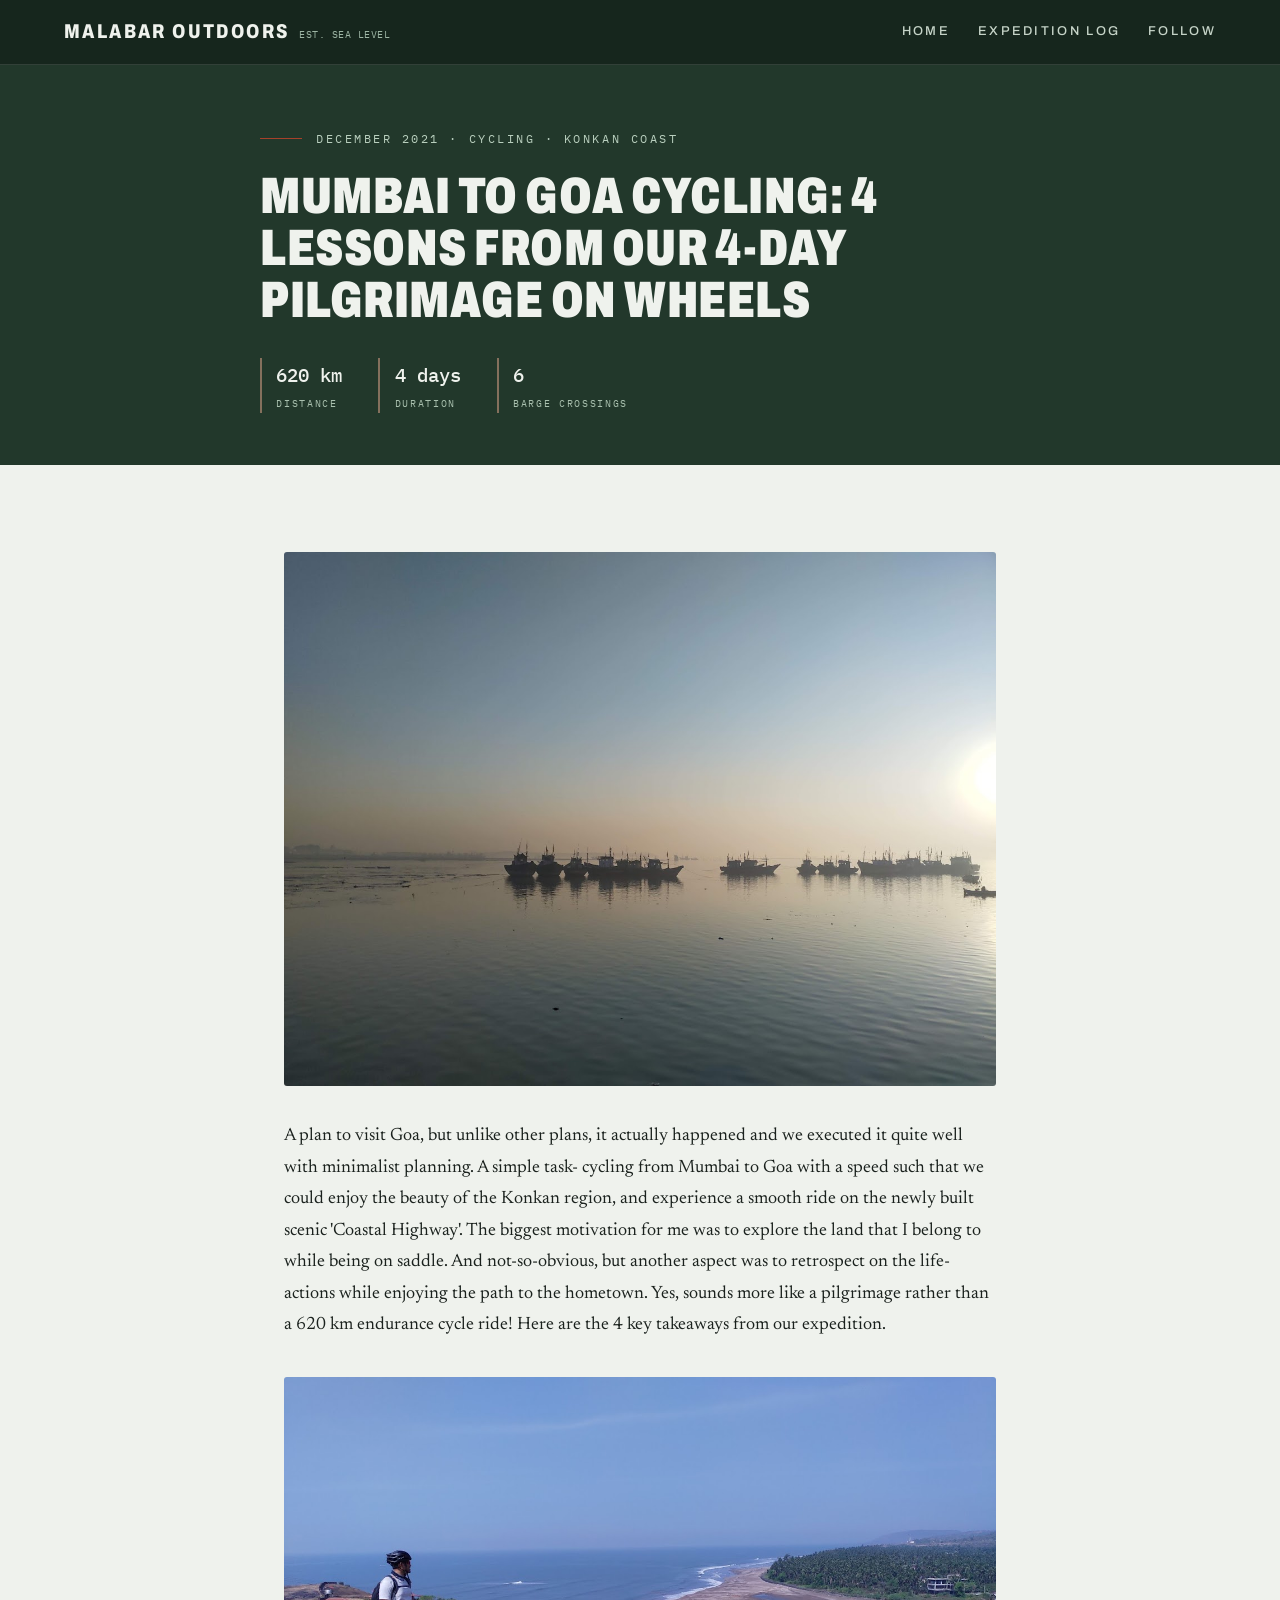
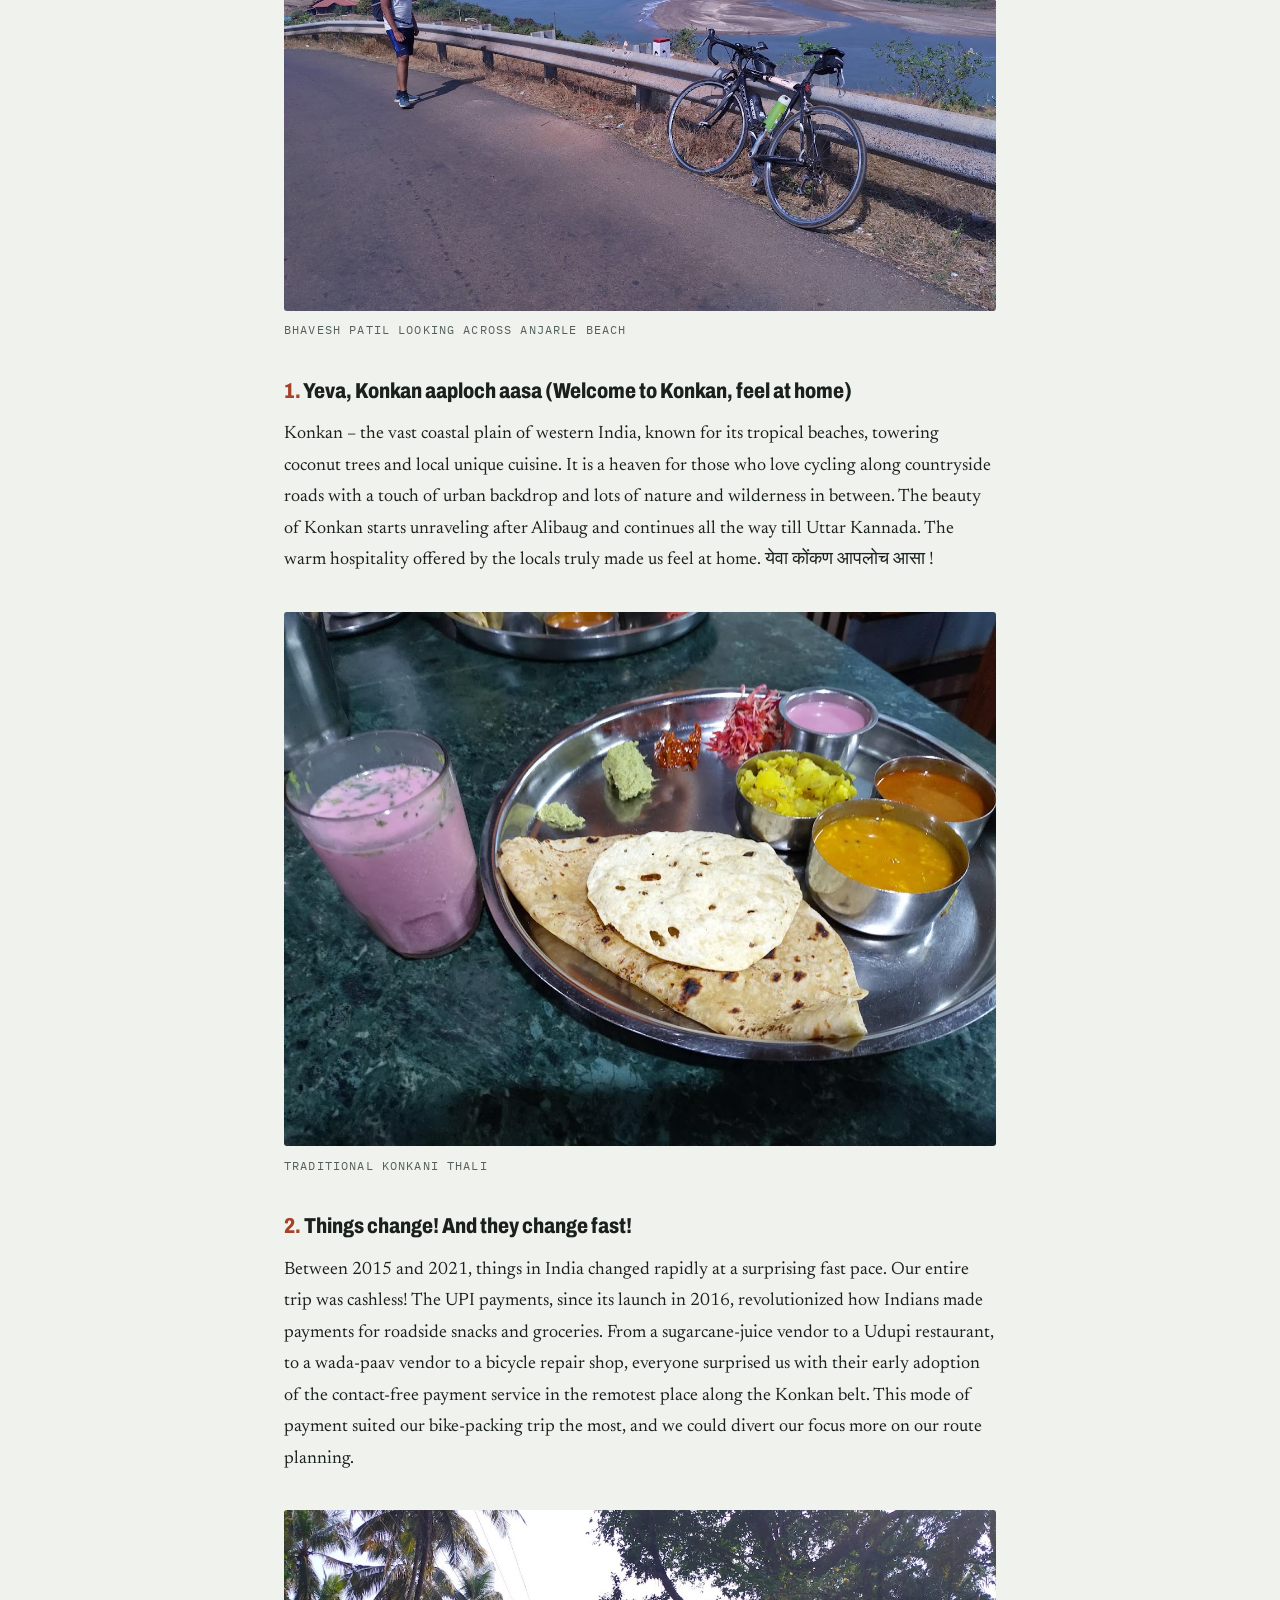
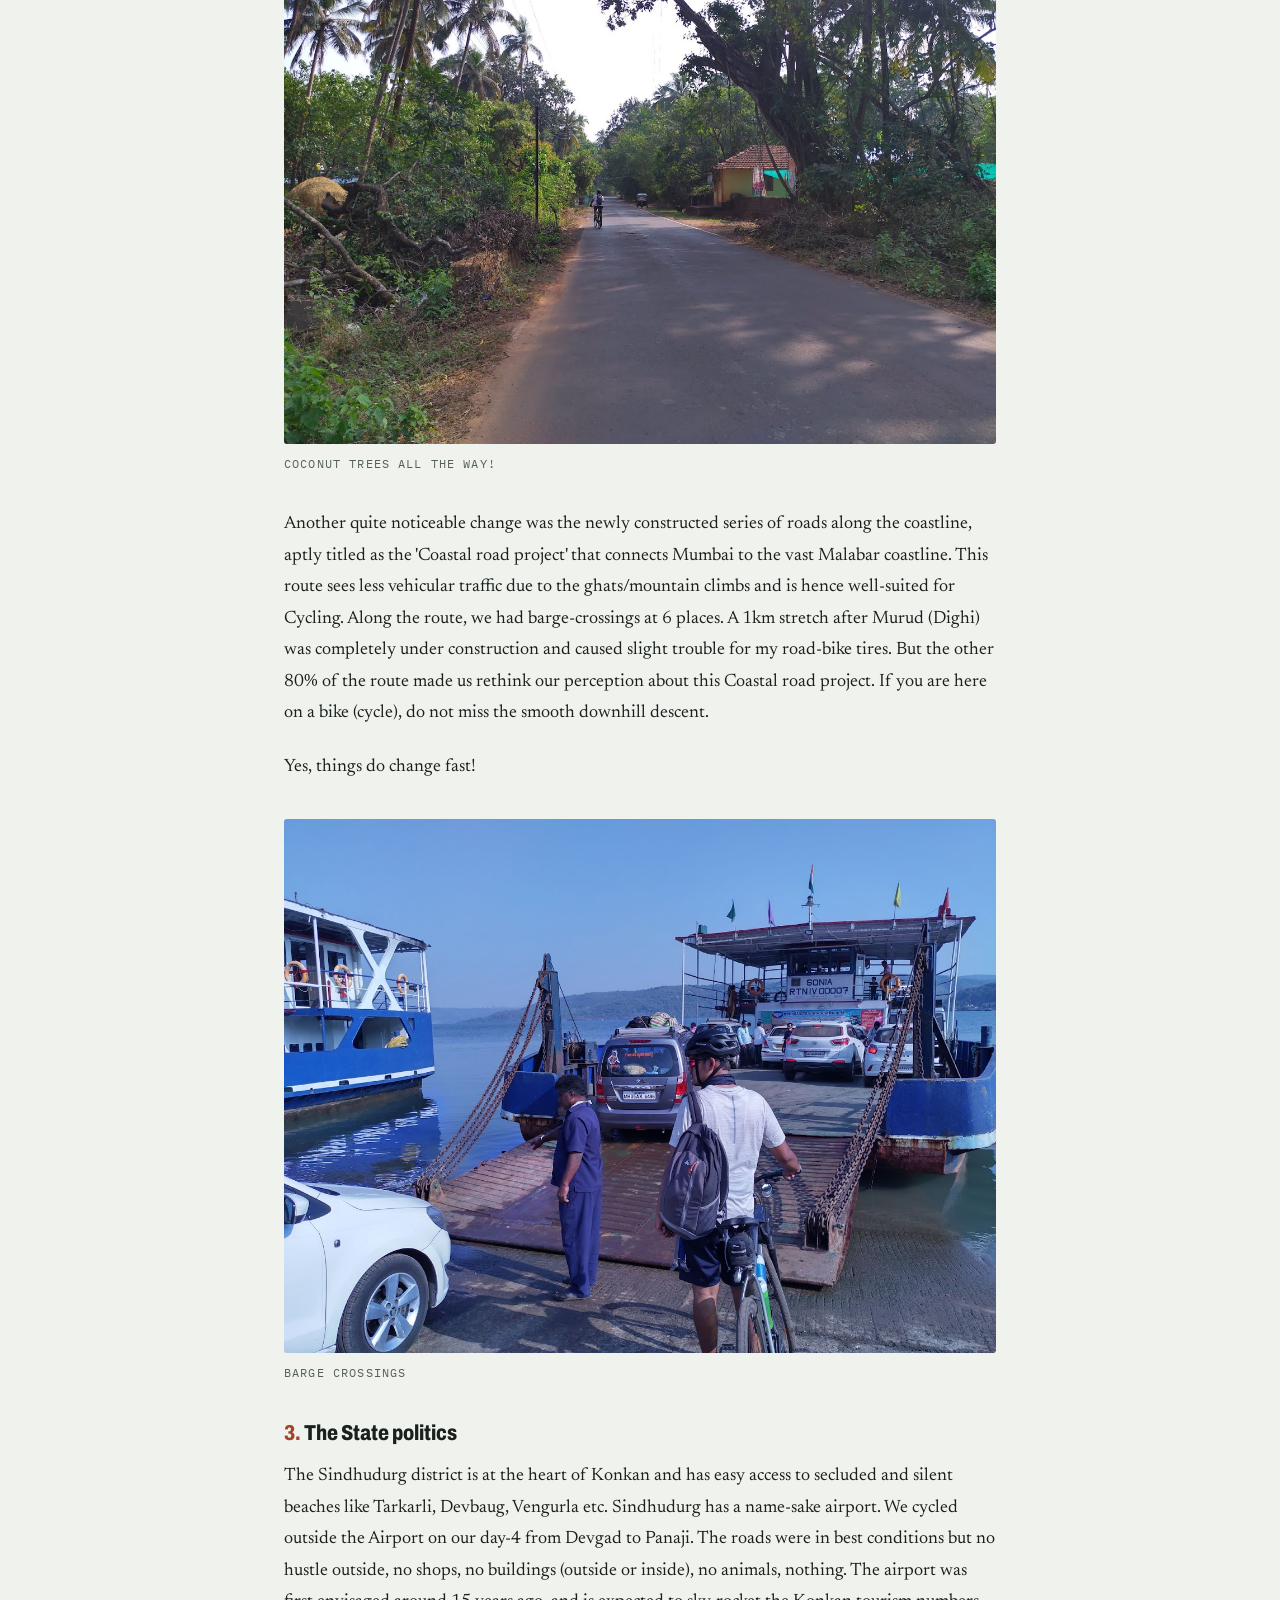
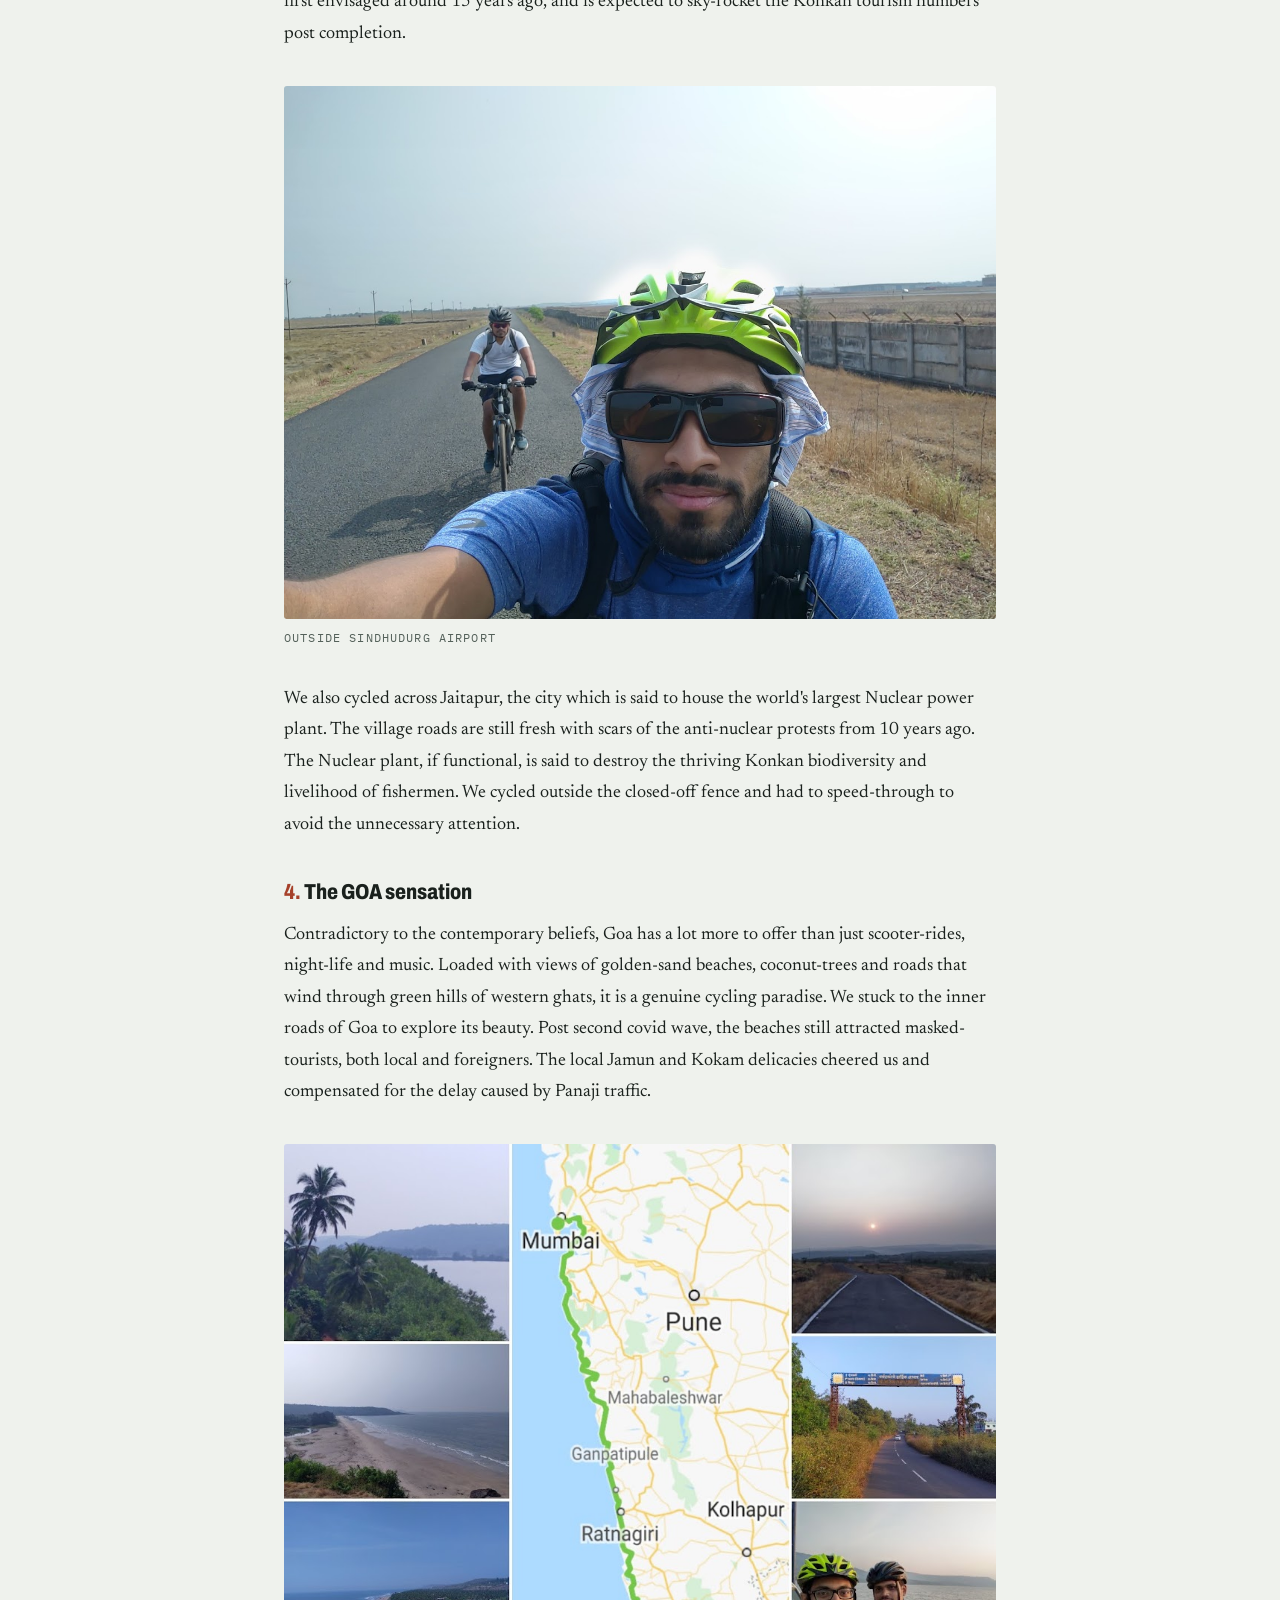
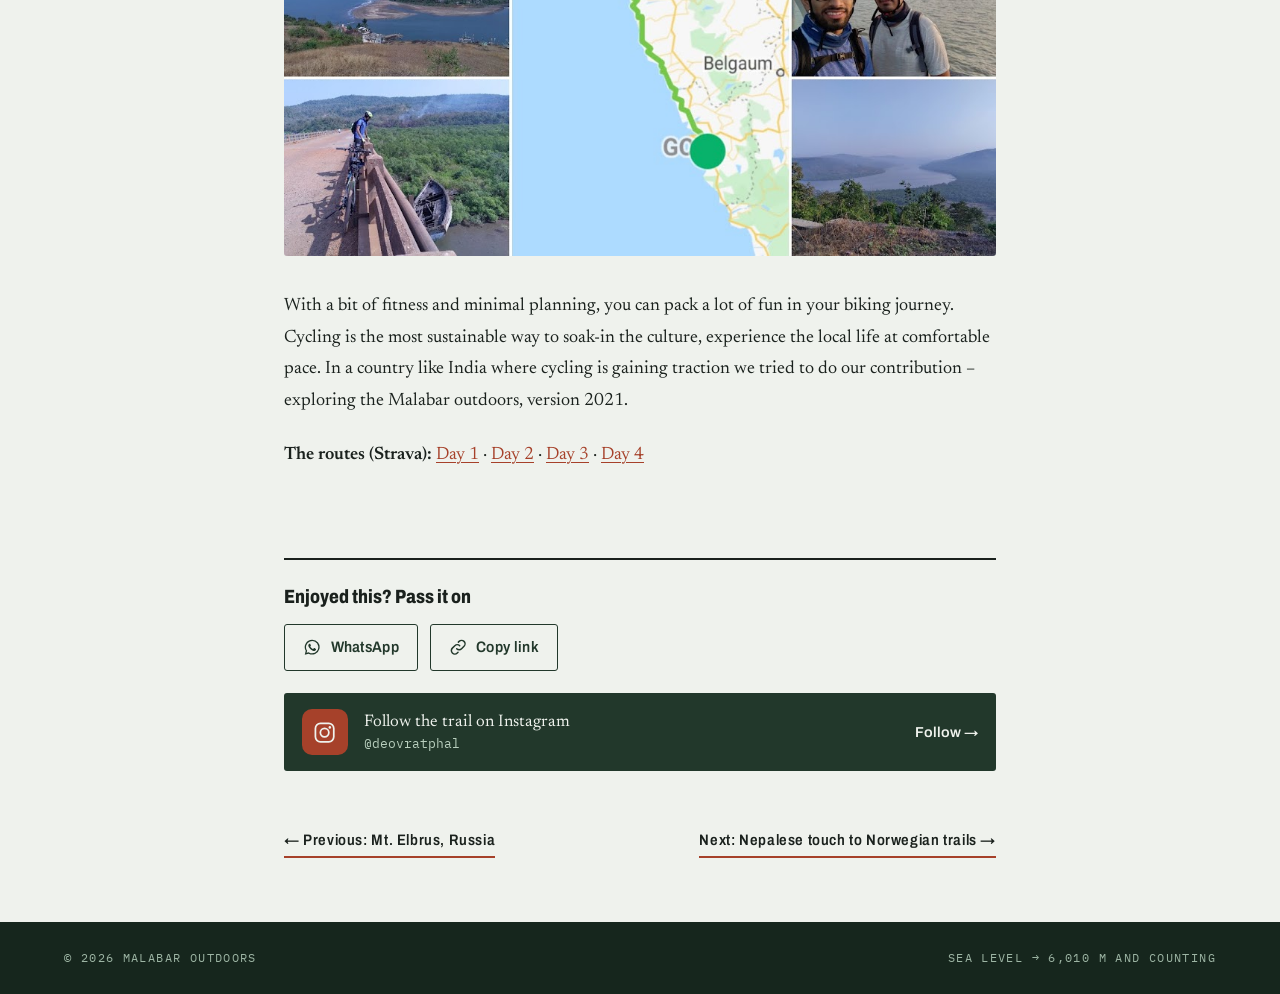
<file: posts/mumbai-goa-cycling.html>
<!DOCTYPE html>
<html lang="en">
<head>
<meta charset="UTF-8">
<meta name="viewport" content="width=device-width, initial-scale=1.0">
<title>Mumbai to Goa Cycling: 4 lessons from our 4-day pilgrimage on wheels — Malabar Outdoors</title>
<meta name="description" content="620 km along the Konkan coast by cycle — four lessons from a four-day ride from Mumbai to Goa on the new Coastal Highway.">
<link rel="preconnect" href="https://fonts.googleapis.com">
<link rel="preconnect" href="https://fonts.gstatic.com" crossorigin>
<link href="https://fonts.googleapis.com/css2?family=Archivo:wdth,wght@62..125,400..900&family=Newsreader:ital,opsz,wght@0,6..72,400..600;1,6..72,400&family=IBM+Plex+Mono:wght@400;500&display=swap" rel="stylesheet">
<link rel="stylesheet" href="style.css">
</head>
<body>

<header>
  <div class="header-inner">
    <a class="wordmark" href="../">Malabar Outdoors <span class="sea">EST. SEA LEVEL</span></a>
    <nav aria-label="Main">
      <a href="../">Home</a>
      <a href="../#log">Expedition log</a>
      <a href="../#follow">Follow</a>
    </nav>
  </div>
</header>

<div class="post-head">
  <div class="post-head-inner">
    <p class="post-meta">December 2021 · Cycling · Konkan Coast</p>
    <h1>Mumbai to Goa cycling: 4 lessons from our 4-day pilgrimage on wheels</h1>
    <div class="post-stats">
      <div class="stat"><div class="v">620 km</div><div class="k">Distance</div></div>
      <div class="stat"><div class="v">4 days</div><div class="k">Duration</div></div>
      <div class="stat"><div class="v">6</div><div class="k">Barge crossings</div></div>
    </div>
  </div>
</div>

<article>
  <figure>
    <img src="../images/boati.jpg" alt="Cycles loaded on a barge crossing on the Konkan coast">
  </figure>

  <p>A plan to visit Goa, but unlike other plans, it actually happened and we executed it quite well with minimalist planning. A simple task- cycling from Mumbai to Goa with a speed such that we could enjoy the beauty of the Konkan region, and experience a smooth ride on the newly built scenic 'Coastal Highway'. The biggest motivation for me was to explore the land that I belong to while being on saddle. And not-so-obvious, but another aspect was to retrospect on the life-actions while enjoying the path to the hometown. Yes, sounds more like a pilgrimage rather than a 620 km endurance cycle ride! Here are the 4 key takeaways from our expedition.</p>

  <figure>
    <img loading="lazy" src="../images/kokan.jpg" alt="Looking across Anjarle beach">
    <figcaption>Bhavesh Patil looking across Anjarle beach</figcaption>
  </figure>

  <h2><span class="tick">1.</span> Yeva, Konkan aaploch aasa (Welcome to Konkan, feel at home)</h2>
  <p>Konkan – the vast coastal plain of western India, known for its tropical beaches, towering coconut trees and local unique cuisine. It is a heaven for those who love cycling along countryside roads with a touch of urban backdrop and lots of nature and wilderness in between. The beauty of Konkan starts unraveling after Alibaug and continues all the way till Uttar Kannada. The warm hospitality offered by the locals truly made us feel at home. येवा कोंकण आपलोच आसा !</p>

  <figure>
    <img loading="lazy" src="../images/food.jpg" alt="A traditional Konkani thali">
    <figcaption>Traditional Konkani thali</figcaption>
  </figure>

  <h2><span class="tick">2.</span> Things change! And they change fast!</h2>
  <p>Between 2015 and 2021, things in India changed rapidly at a surprising fast pace. Our entire trip was cashless! The UPI payments, since its launch in 2016, revolutionized how Indians made payments for roadside snacks and groceries. From a sugarcane-juice vendor to a Udupi restaurant, to a wada-paav vendor to a bicycle repair shop, everyone surprised us with their early adoption of the contact-free payment service in the remotest place along the Konkan belt. This mode of payment suited our bike-packing trip the most, and we could divert our focus more on our route planning.</p>

  <figure>
    <img loading="lazy" src="../images/road.jpg" alt="Coastal road lined with coconut trees">
    <figcaption>Coconut trees all the way!</figcaption>
  </figure>

  <p>Another quite noticeable change was the newly constructed series of roads along the coastline, aptly titled as the 'Coastal road project' that connects Mumbai to the vast Malabar coastline. This route sees less vehicular traffic due to the ghats/mountain climbs and is hence well-suited for Cycling. Along the route, we had barge-crossings at 6 places. A 1km stretch after Murud (Dighi) was completely under construction and caused slight trouble for my road-bike tires. But the other 80% of the route made us rethink our perception about this Coastal road project. If you are here on a bike (cycle), do not miss the smooth downhill descent.</p>

  <p>Yes, things do change fast!</p>

  <figure>
    <img loading="lazy" src="../images/brg.jpg" alt="Barge crossing with cycles aboard">
    <figcaption>Barge crossings</figcaption>
  </figure>

  <h2><span class="tick">3.</span> The State politics</h2>
  <p>The Sindhudurg district is at the heart of Konkan and has easy access to secluded and silent beaches like Tarkarli, Devbaug, Vengurla etc. Sindhudurg has a name-sake airport. We cycled outside the Airport on our day-4 from Devgad to Panaji. The roads were in best conditions but no hustle outside, no shops, no buildings (outside or inside), no animals, nothing. The airport was first envisaged around 15 years ago, and is expected to sky-rocket the Konkan tourism numbers post completion.</p>

  <figure>
    <img loading="lazy" src="../images/chipi.jpg" alt="The empty road outside Sindhudurg Airport">
    <figcaption>Outside Sindhudurg Airport</figcaption>
  </figure>

  <p>We also cycled across Jaitapur, the city which is said to house the world's largest Nuclear power plant. The village roads are still fresh with scars of the anti-nuclear protests from 10 years ago. The Nuclear plant, if functional, is said to destroy the thriving Konkan biodiversity and livelihood of fishermen. We cycled outside the closed-off fence and had to speed-through to avoid the unnecessary attention.</p>

  <h2><span class="tick">4.</span> The GOA sensation</h2>
  <p>Contradictory to the contemporary beliefs, Goa has a lot more to offer than just scooter-rides, night-life and music. Loaded with views of golden-sand beaches, coconut-trees and roads that wind through green hills of western ghats, it is a genuine cycling paradise. We stuck to the inner roads of Goa to explore its beauty. Post second covid wave, the beaches still attracted masked-tourists, both local and foreigners. The local Jamun and Kokam delicacies cheered us and compensated for the delay caused by Panaji traffic.</p>

  <figure>
    <img loading="lazy" src="../images/collage.jpg" alt="Collage of moments from the Mumbai to Goa ride">
  </figure>

  <p>With a bit of fitness and minimal planning, you can pack a lot of fun in your biking journey. Cycling is the most sustainable way to soak-in the culture, experience the local life at comfortable pace. In a country like India where cycling is gaining traction we tried to do our contribution – exploring the Malabar outdoors, version 2021.</p>

  <p><strong>The routes (Strava):</strong> <a href="https://www.strava.com/activities/4629576601">Day 1</a> · <a href="https://www.strava.com/activities/4635756485">Day 2</a> · <a href="https://www.strava.com/activities/4641269387">Day 3</a> · <a href="https://www.strava.com/activities/4646173549">Day 4</a></p>
</article>

<section class="share" aria-labelledby="share-title">
  <div class="share-inner">
    <h2 class="share-title" id="share-title">Enjoyed this? Pass it on</h2>
    <div class="share-buttons">
      <button type="button" class="share-btn primary" data-share="native" hidden>
        <svg viewBox="0 0 24 24" fill="none" stroke="currentColor" stroke-width="1.9" stroke-linecap="round" stroke-linejoin="round" aria-hidden="true"><path d="M12 3v12"/><path d="M7.5 7.5 12 3l4.5 4.5"/><path d="M5 12v7a2 2 0 0 0 2 2h10a2 2 0 0 0 2-2v-7"/></svg>
        <span>Share to Instagram &amp; more</span>
      </button>
      <a class="share-btn" data-share="whatsapp" href="https://wa.me/" target="_blank" rel="noopener">
        <svg viewBox="0 0 24 24" fill="currentColor" aria-hidden="true"><path d="M12 2.2a9.7 9.7 0 0 0-8.4 14.6L2.3 21.7l5-1.3A9.7 9.7 0 1 0 12 2.2Zm0 17.7a8 8 0 0 1-4.1-1.1l-.3-.2-3 .8.8-2.9-.2-.3A8 8 0 1 1 12 19.9Zm4.4-6c-.2-.1-1.4-.7-1.7-.8-.2-.1-.4-.1-.5.1l-.8 1c-.1.2-.3.2-.5.1a6.6 6.6 0 0 1-3.3-2.9c-.2-.4.2-.4.7-1.3.1-.2 0-.3 0-.4l-.8-1.8c-.2-.5-.4-.4-.5-.4h-.5a.9.9 0 0 0-.7.3 2.8 2.8 0 0 0-.9 2.1 4.9 4.9 0 0 0 1 2.6 11.2 11.2 0 0 0 4.3 3.8c1.6.7 2.2.7 3 .6.5-.1 1.4-.6 1.6-1.2.2-.6.2-1.1.1-1.2l-.5-.2Z"/></svg>
        <span>WhatsApp</span>
      </a>
      <button type="button" class="share-btn" data-share="copy">
        <svg viewBox="0 0 24 24" fill="none" stroke="currentColor" stroke-width="1.9" stroke-linecap="round" stroke-linejoin="round" aria-hidden="true"><path d="M10 14a4.5 4.5 0 0 0 6.4 0l3.2-3.2a4.5 4.5 0 0 0-6.4-6.4l-1 1"/><path d="M14 10a4.5 4.5 0 0 0-6.4 0l-3.2 3.2a4.5 4.5 0 0 0 6.4 6.4l1-1"/></svg>
        <span>Copy link</span>
      </button>
    </div>
    <p class="sr-only share-status" aria-live="polite"></p>
    <a class="ig-follow" href="https://www.instagram.com/deovratphal/" target="_blank" rel="noopener">
      <span class="ig-mark"><svg viewBox="0 0 24 24" fill="none" stroke="currentColor" stroke-width="1.8" aria-hidden="true"><rect x="2.5" y="2.5" width="19" height="19" rx="5.2"/><circle cx="12" cy="12" r="4.4"/><circle cx="17.4" cy="6.6" r="1.3" fill="currentColor" stroke="none"/></svg></span>
      <span class="ig-text">
        <span class="ig-line">Follow the trail on Instagram</span>
        <span class="ig-handle">@deovratphal</span>
      </span>
      <span class="ig-go">Follow →</span>
    </a>
  </div>
</section>

<div class="postnav">
  <a href="elbrus-expedition-russia.html">← Previous: Mt. Elbrus, Russia</a>
  <a href="sherpa-stairs-norway.html">Next: Nepalese touch to Norwegian trails →</a>
</div>

<footer>
  <div class="footer-inner">
    <span>© 2026 Malabar Outdoors</span>
    <span>Sea level → 6,010 m and counting</span>
  </div>
</footer>

<script src="share.js" defer></script>
</body>
</html>
</file>
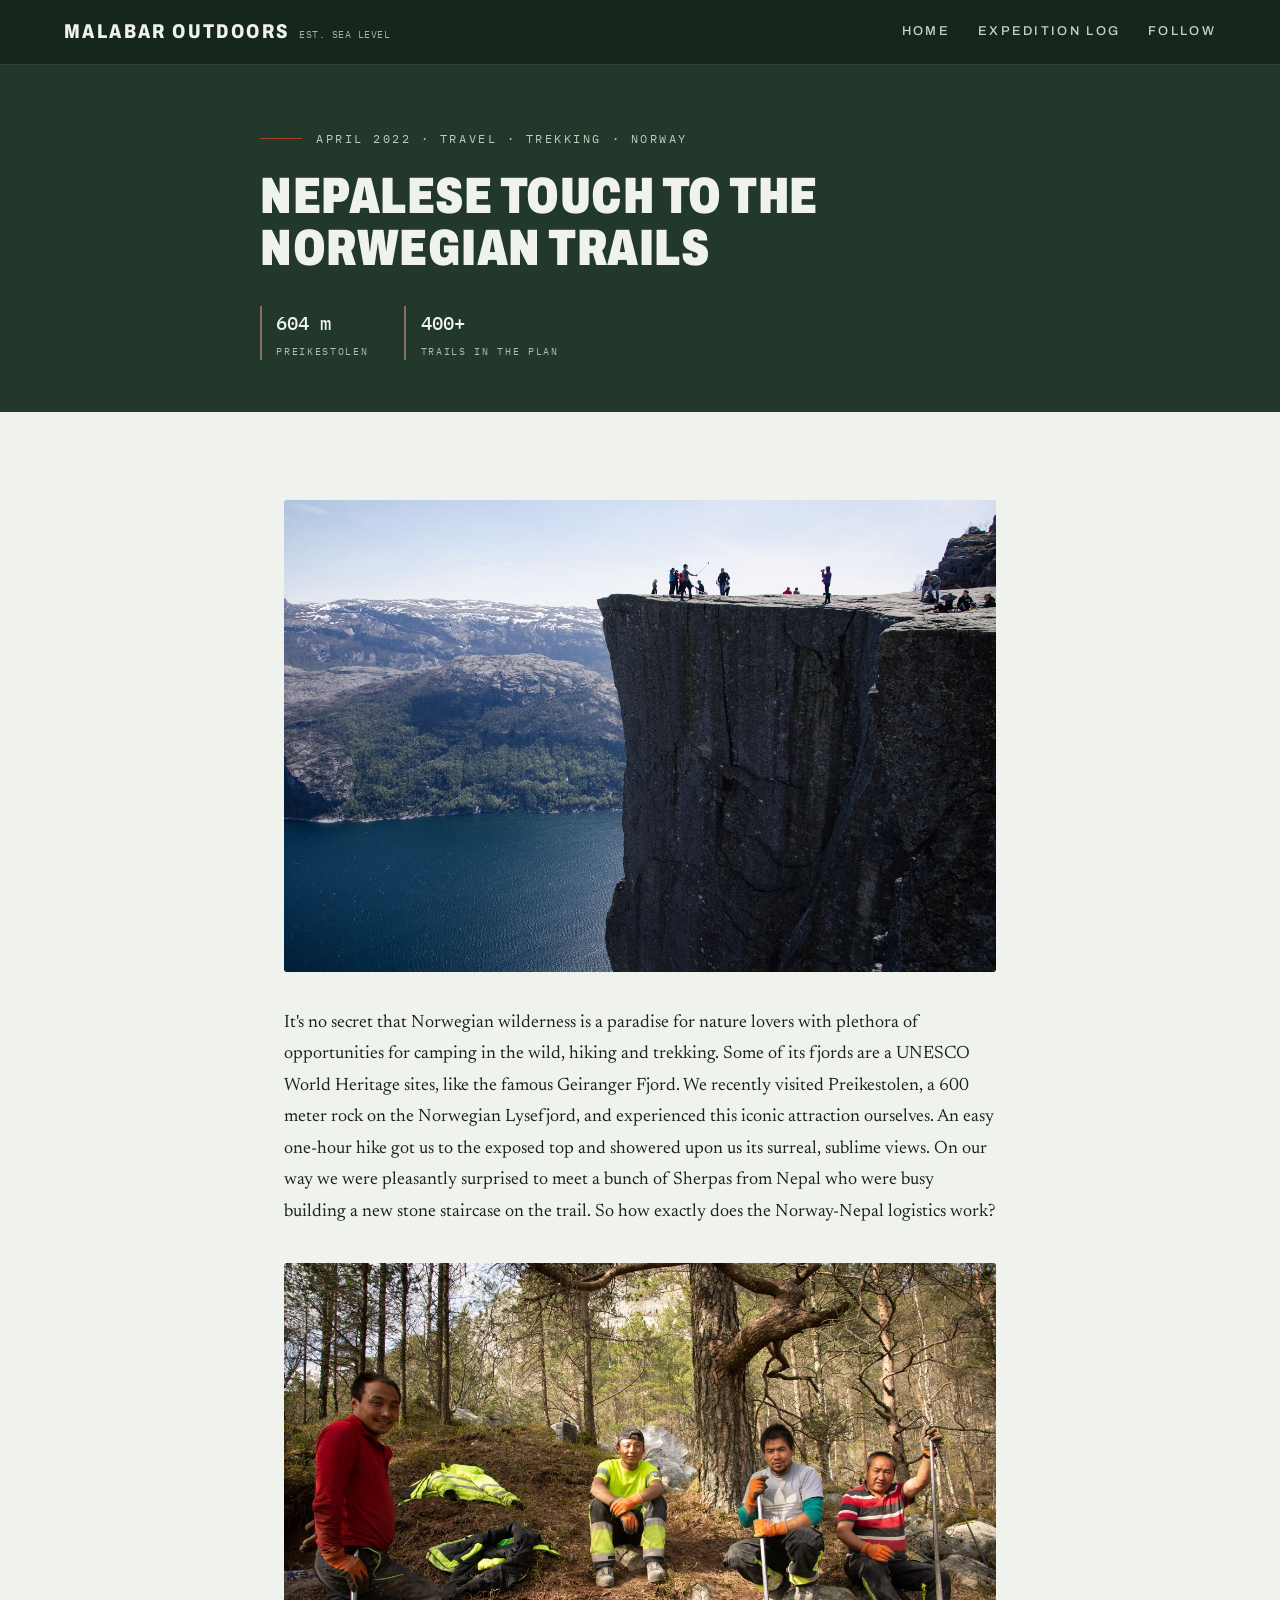
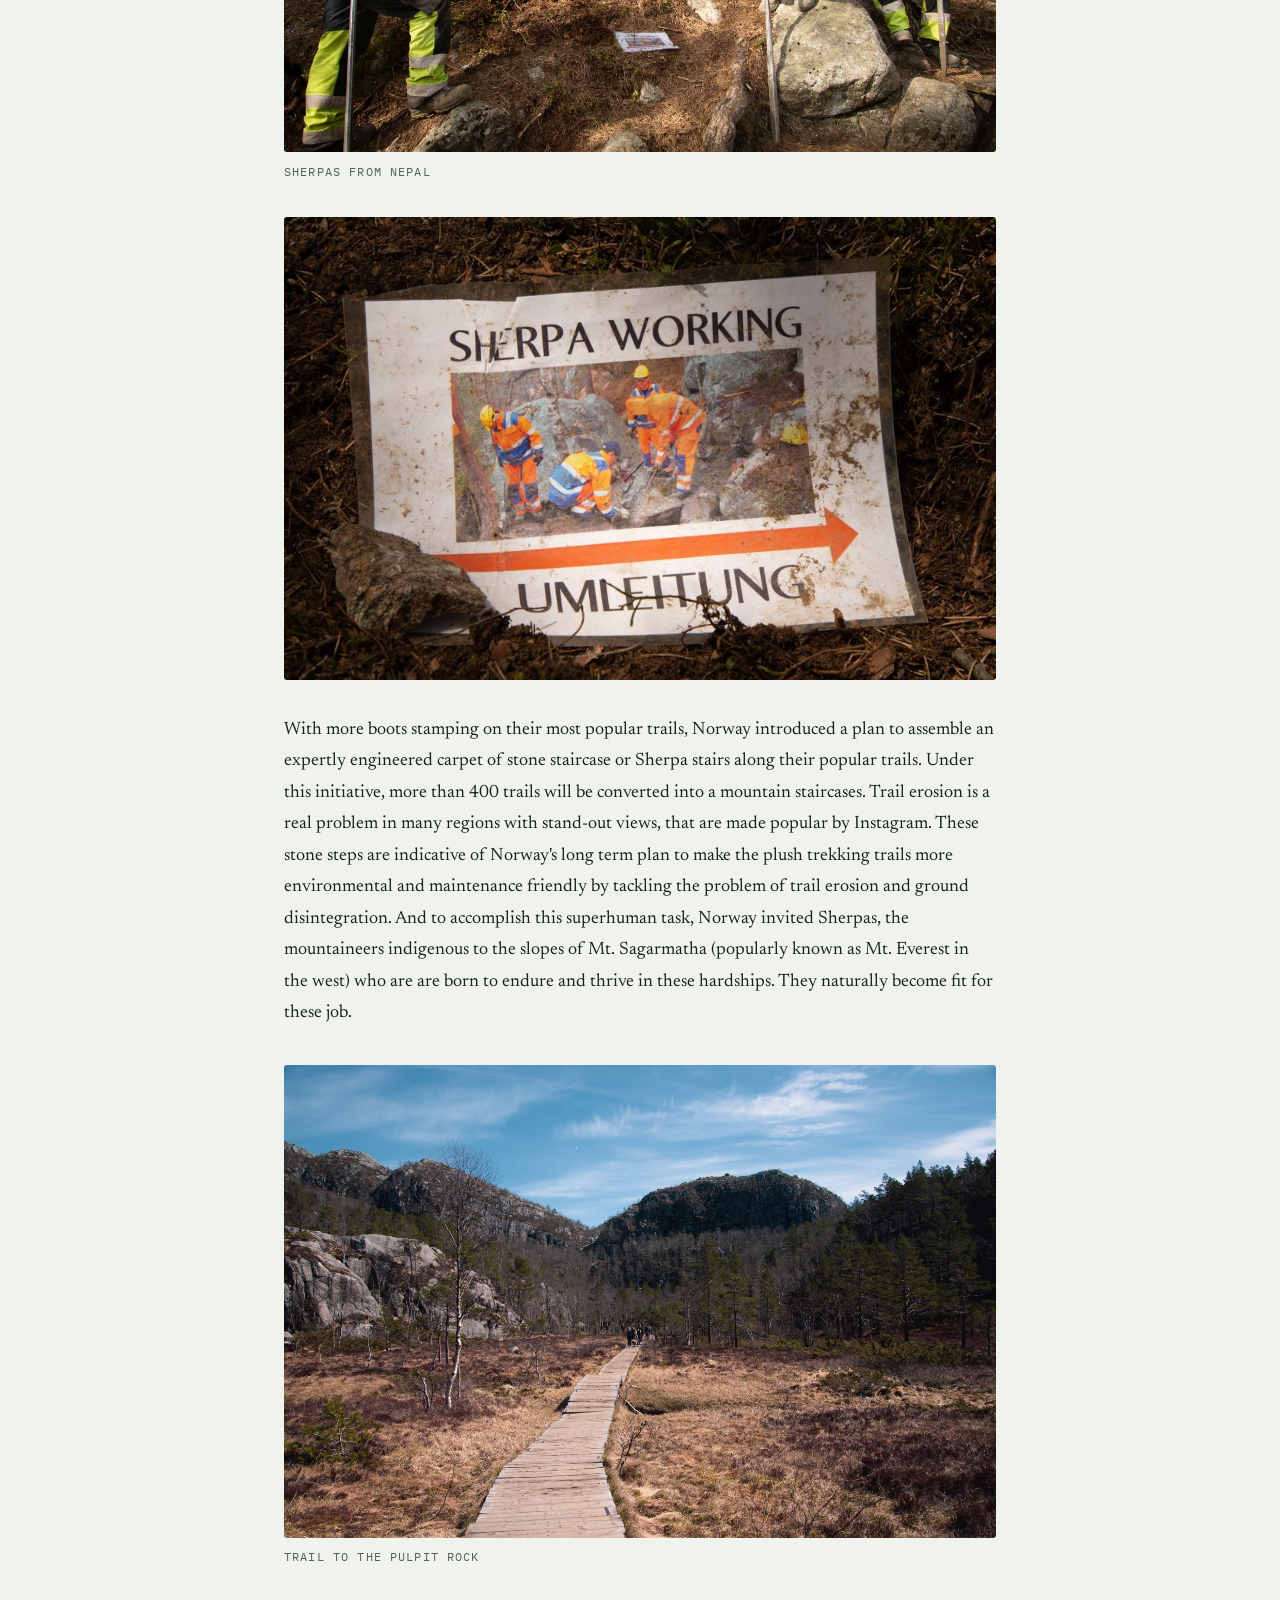
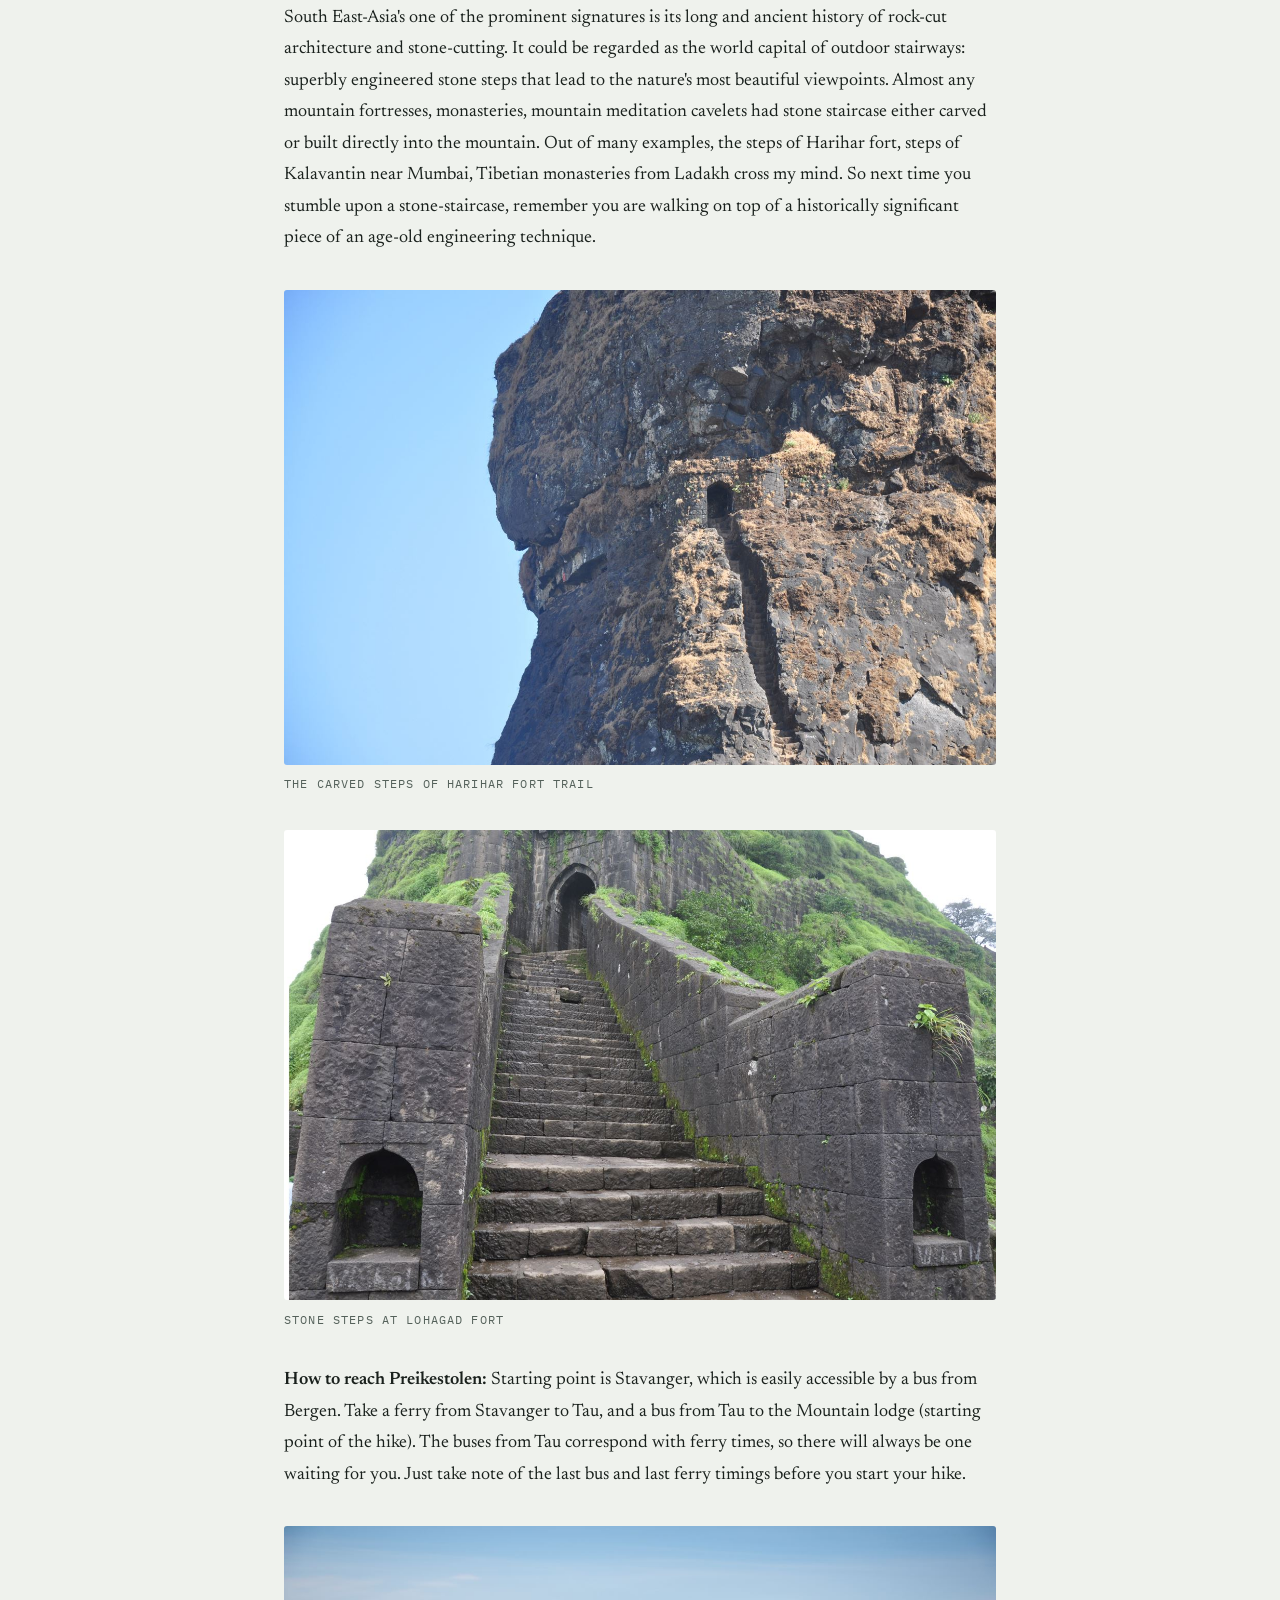
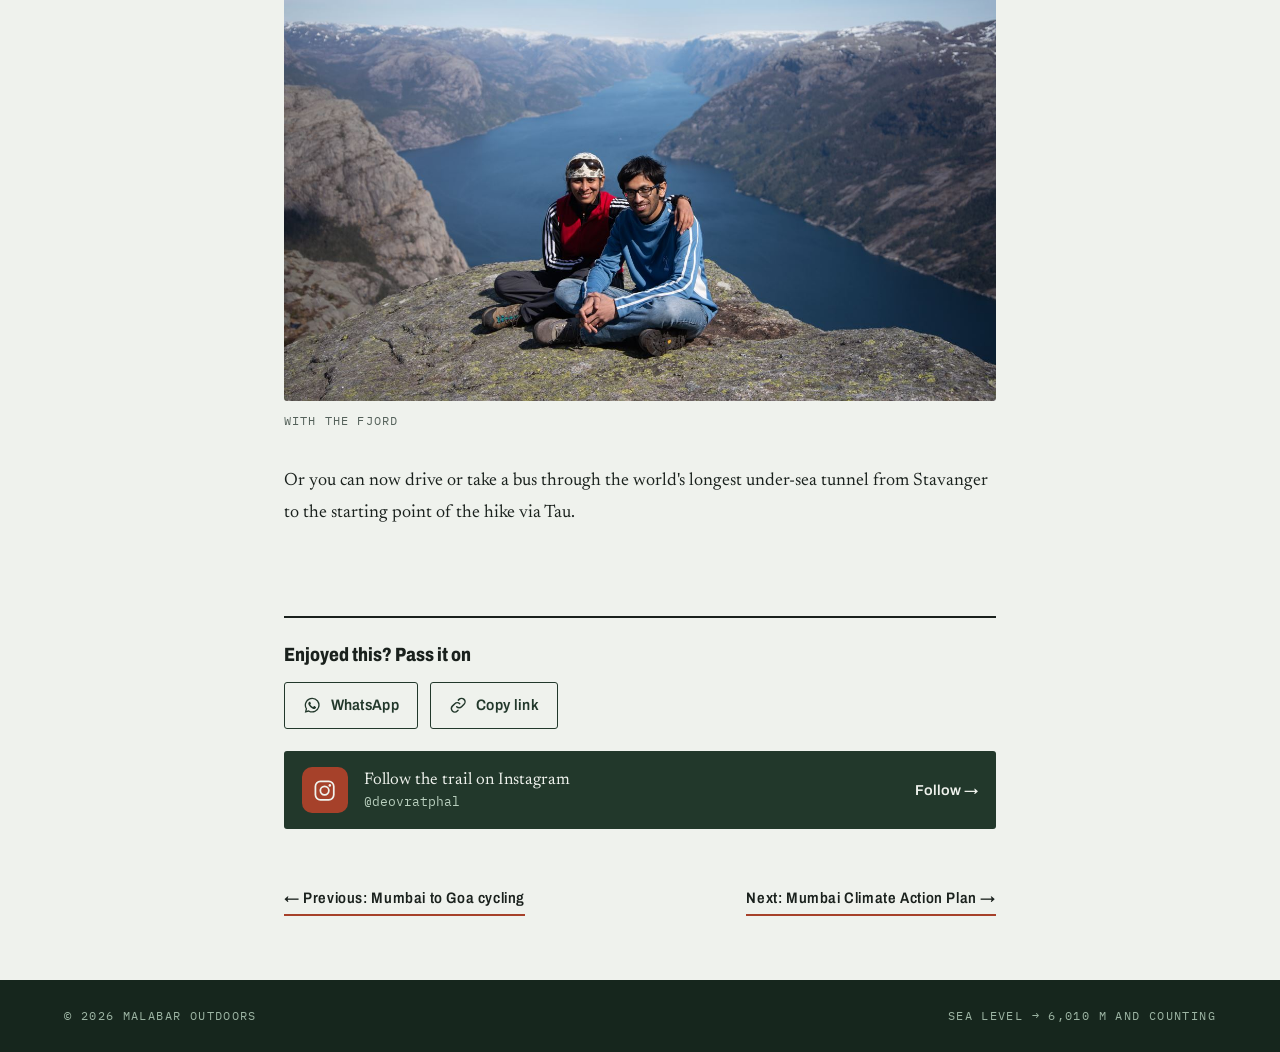
<file: posts/sherpa-stairs-norway.html>
<!DOCTYPE html>
<html lang="en">
<head>
<meta charset="UTF-8">
<meta name="viewport" content="width=device-width, initial-scale=1.0">
<title>Nepalese touch to the Norwegian trails — Malabar Outdoors</title>
<meta name="description" content="On the trail to Preikestolen we met Sherpas from Nepal building stone staircases — how Norway and Nepal joined hands against trail erosion.">
<link rel="preconnect" href="https://fonts.googleapis.com">
<link rel="preconnect" href="https://fonts.gstatic.com" crossorigin>
<link href="https://fonts.googleapis.com/css2?family=Archivo:wdth,wght@62..125,400..900&family=Newsreader:ital,opsz,wght@0,6..72,400..600;1,6..72,400&family=IBM+Plex+Mono:wght@400;500&display=swap" rel="stylesheet">
<link rel="stylesheet" href="style.css">
</head>
<body>

<header>
  <div class="header-inner">
    <a class="wordmark" href="../">Malabar Outdoors <span class="sea">EST. SEA LEVEL</span></a>
    <nav aria-label="Main">
      <a href="../">Home</a>
      <a href="../#log">Expedition log</a>
      <a href="../#follow">Follow</a>
    </nav>
  </div>
</header>

<div class="post-head">
  <div class="post-head-inner">
    <p class="post-meta">April 2022 · Travel · Trekking · Norway</p>
    <h1>Nepalese touch to the Norwegian trails</h1>
    <div class="post-stats">
      <div class="stat"><div class="v">604 m</div><div class="k">Preikestolen</div></div>
      <div class="stat"><div class="v">400+</div><div class="k">Trails in the plan</div></div>
    </div>
  </div>
</div>

<article>
  <figure>
    <img src="../images/1title.jpg" alt="Preikestolen above the Lysefjord">
  </figure>

  <p>It's no secret that Norwegian wilderness is a paradise for nature lovers with plethora of opportunities for camping in the wild, hiking and trekking. Some of its fjords are a UNESCO World Heritage sites, like the famous Geiranger Fjord. We recently visited Preikestolen, a 600 meter rock on the Norwegian Lysefjord, and experienced this iconic attraction ourselves. An easy one-hour hike got us to the exposed top and showered upon us its surreal, sublime views. On our way we were pleasantly surprised to meet a bunch of Sherpas from Nepal who were busy building a new stone staircase on the trail. So how exactly does the Norway-Nepal logistics work?</p>

  <figure>
    <img loading="lazy" src="../images/sher1.jpg" alt="Sherpa stone-masons at work on the trail">
    <figcaption>Sherpas from Nepal</figcaption>
  </figure>

  <figure>
    <img loading="lazy" src="../images/work-1.jpg" alt="Stone staircase under construction">
  </figure>

  <p>With more boots stamping on their most popular trails, Norway introduced a plan to assemble an expertly engineered carpet of stone staircase or Sherpa stairs along their popular trails. Under this initiative, more than 400 trails will be converted into a mountain staircases. Trail erosion is a real problem in many regions with stand-out views, that are made popular by Instagram. These stone steps are indicative of Norway's long term plan to make the plush trekking trails more environmental and maintenance friendly by tackling the problem of trail erosion and ground disintegration. And to accomplish this superhuman task, Norway invited Sherpas, the mountaineers indigenous to the slopes of Mt. Sagarmatha (popularly known as Mt. Everest in the west) who are are born to endure and thrive in these hardships. They naturally become fit for these job.</p>

  <figure>
    <img loading="lazy" src="../images/trail1.jpg" alt="The trail to the Pulpit rock">
    <figcaption>Trail to the Pulpit rock</figcaption>
  </figure>

  <p>South East-Asia's one of the prominent signatures is its long and ancient history of rock-cut architecture and stone-cutting. It could be regarded as the world capital of outdoor stairways: superbly engineered stone steps that lead to the nature's most beautiful viewpoints. Almost any mountain fortresses, monasteries, mountain meditation cavelets had stone staircase either carved or built directly into the mountain. Out of many examples, the steps of Harihar fort, steps of Kalavantin near Mumbai, Tibetian monasteries from Ladakh cross my mind. So next time you stumble upon a stone-staircase, remember you are walking on top of a historically significant piece of an age-old engineering technique.</p>

  <figure>
    <img loading="lazy" src="../images/harihar.jpg" alt="The carved rock steps of Harihar Fort">
    <figcaption>The carved steps of Harihar Fort trail</figcaption>
  </figure>

  <figure>
    <img loading="lazy" src="../images/lohgad.jpg" alt="Stone steps at Lohagad fort">
    <figcaption>Stone steps at Lohagad fort</figcaption>
  </figure>

  <p><strong>How to reach Preikestolen:</strong> Starting point is Stavanger, which is easily accessible by a bus from Bergen. Take a ferry from Stavanger to Tau, and a bus from Tau to the Mountain lodge (starting point of the hike). The buses from Tau correspond with ferry times, so there will always be one waiting for you. Just take note of the last bus and last ferry timings before you start your hike.</p>

  <figure>
    <img loading="lazy" src="../images/full2.jpg" alt="Looking out over the Lysefjord">
    <figcaption>With the fjord</figcaption>
  </figure>

  <p>Or you can now drive or take a bus through the world's longest under-sea tunnel from Stavanger to the starting point of the hike via Tau.</p>
</article>

<section class="share" aria-labelledby="share-title">
  <div class="share-inner">
    <h2 class="share-title" id="share-title">Enjoyed this? Pass it on</h2>
    <div class="share-buttons">
      <button type="button" class="share-btn primary" data-share="native" hidden>
        <svg viewBox="0 0 24 24" fill="none" stroke="currentColor" stroke-width="1.9" stroke-linecap="round" stroke-linejoin="round" aria-hidden="true"><path d="M12 3v12"/><path d="M7.5 7.5 12 3l4.5 4.5"/><path d="M5 12v7a2 2 0 0 0 2 2h10a2 2 0 0 0 2-2v-7"/></svg>
        <span>Share to Instagram &amp; more</span>
      </button>
      <a class="share-btn" data-share="whatsapp" href="https://wa.me/" target="_blank" rel="noopener">
        <svg viewBox="0 0 24 24" fill="currentColor" aria-hidden="true"><path d="M12 2.2a9.7 9.7 0 0 0-8.4 14.6L2.3 21.7l5-1.3A9.7 9.7 0 1 0 12 2.2Zm0 17.7a8 8 0 0 1-4.1-1.1l-.3-.2-3 .8.8-2.9-.2-.3A8 8 0 1 1 12 19.9Zm4.4-6c-.2-.1-1.4-.7-1.7-.8-.2-.1-.4-.1-.5.1l-.8 1c-.1.2-.3.2-.5.1a6.6 6.6 0 0 1-3.3-2.9c-.2-.4.2-.4.7-1.3.1-.2 0-.3 0-.4l-.8-1.8c-.2-.5-.4-.4-.5-.4h-.5a.9.9 0 0 0-.7.3 2.8 2.8 0 0 0-.9 2.1 4.9 4.9 0 0 0 1 2.6 11.2 11.2 0 0 0 4.3 3.8c1.6.7 2.2.7 3 .6.5-.1 1.4-.6 1.6-1.2.2-.6.2-1.1.1-1.2l-.5-.2Z"/></svg>
        <span>WhatsApp</span>
      </a>
      <button type="button" class="share-btn" data-share="copy">
        <svg viewBox="0 0 24 24" fill="none" stroke="currentColor" stroke-width="1.9" stroke-linecap="round" stroke-linejoin="round" aria-hidden="true"><path d="M10 14a4.5 4.5 0 0 0 6.4 0l3.2-3.2a4.5 4.5 0 0 0-6.4-6.4l-1 1"/><path d="M14 10a4.5 4.5 0 0 0-6.4 0l-3.2 3.2a4.5 4.5 0 0 0 6.4 6.4l1-1"/></svg>
        <span>Copy link</span>
      </button>
    </div>
    <p class="sr-only share-status" aria-live="polite"></p>
    <a class="ig-follow" href="https://www.instagram.com/deovratphal/" target="_blank" rel="noopener">
      <span class="ig-mark"><svg viewBox="0 0 24 24" fill="none" stroke="currentColor" stroke-width="1.8" aria-hidden="true"><rect x="2.5" y="2.5" width="19" height="19" rx="5.2"/><circle cx="12" cy="12" r="4.4"/><circle cx="17.4" cy="6.6" r="1.3" fill="currentColor" stroke="none"/></svg></span>
      <span class="ig-text">
        <span class="ig-line">Follow the trail on Instagram</span>
        <span class="ig-handle">@deovratphal</span>
      </span>
      <span class="ig-go">Follow →</span>
    </a>
  </div>
</section>

<div class="postnav">
  <a href="mumbai-goa-cycling.html">← Previous: Mumbai to Goa cycling</a>
  <a href="mumbai-climate-action-cycling.html">Next: Mumbai Climate Action Plan →</a>
</div>

<footer>
  <div class="footer-inner">
    <span>© 2026 Malabar Outdoors</span>
    <span>Sea level → 6,010 m and counting</span>
  </div>
</footer>

<script src="share.js" defer></script>
</body>
</html>
</file>
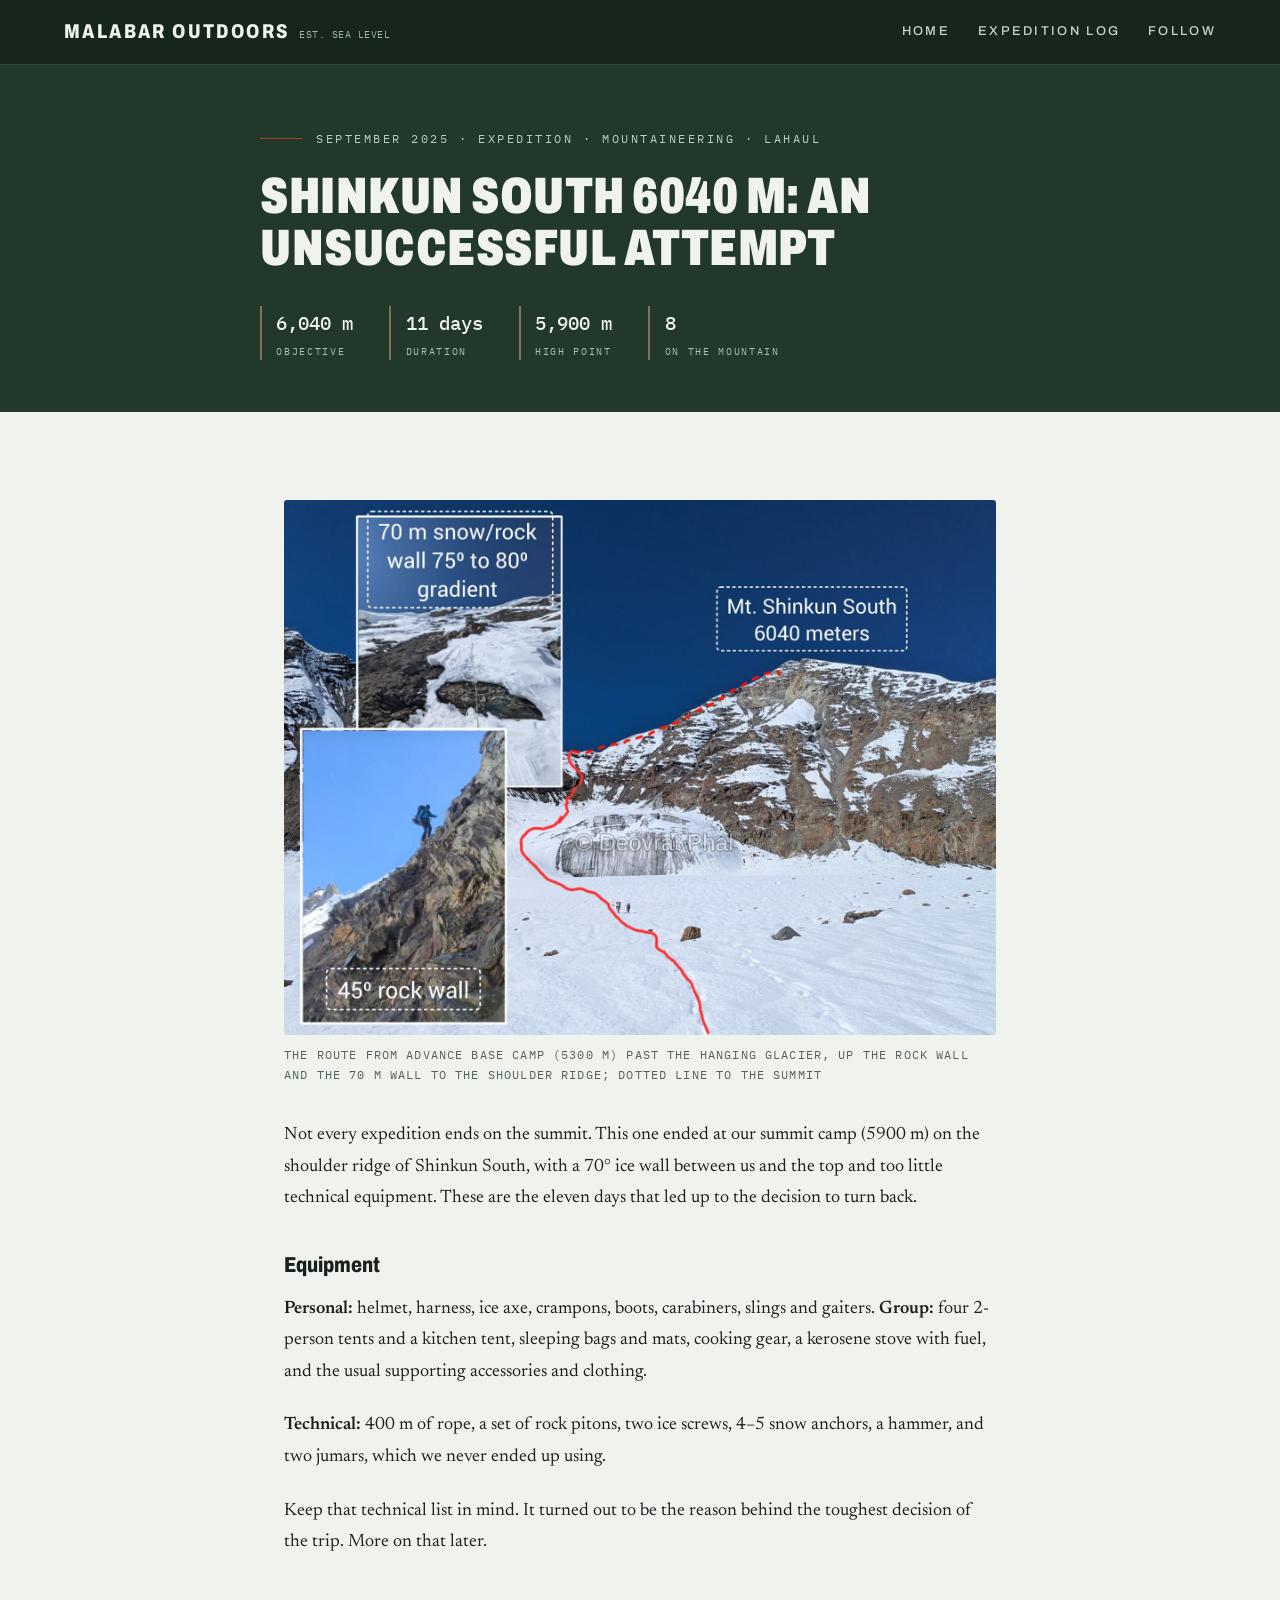
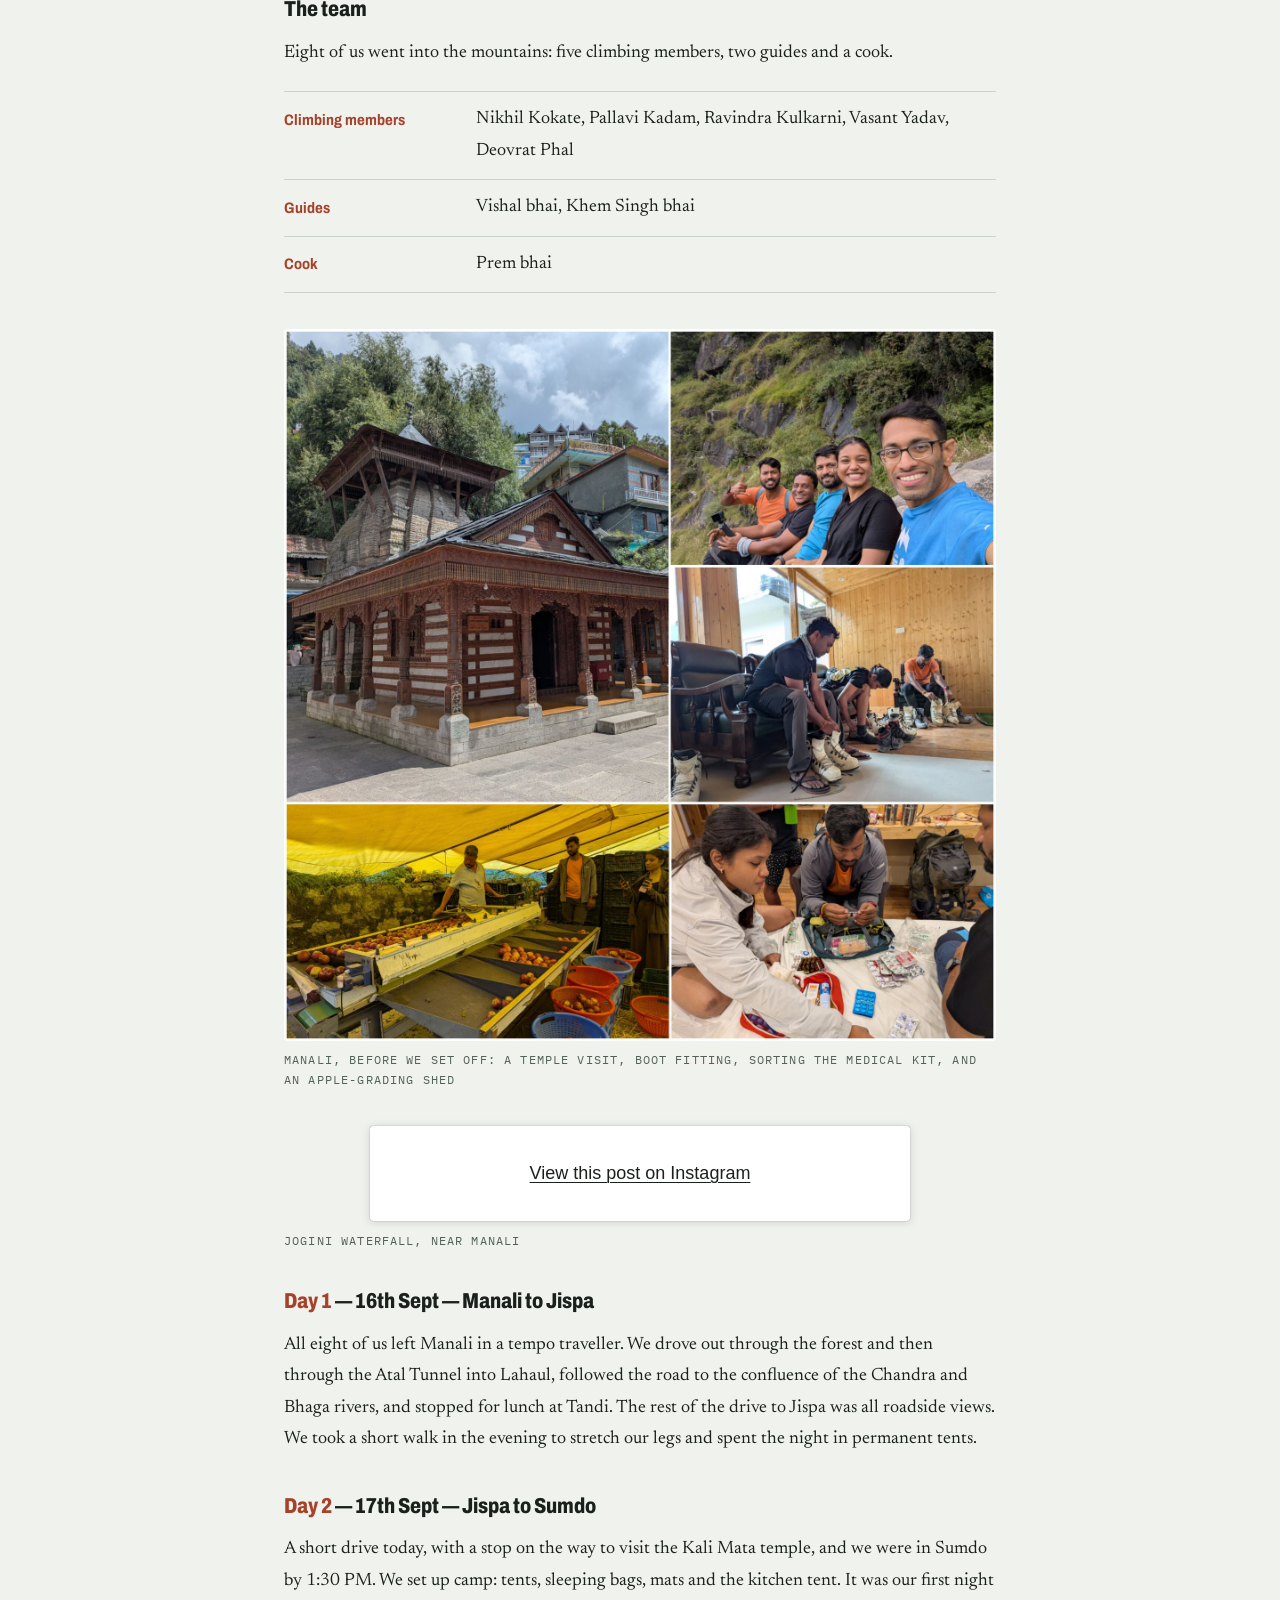
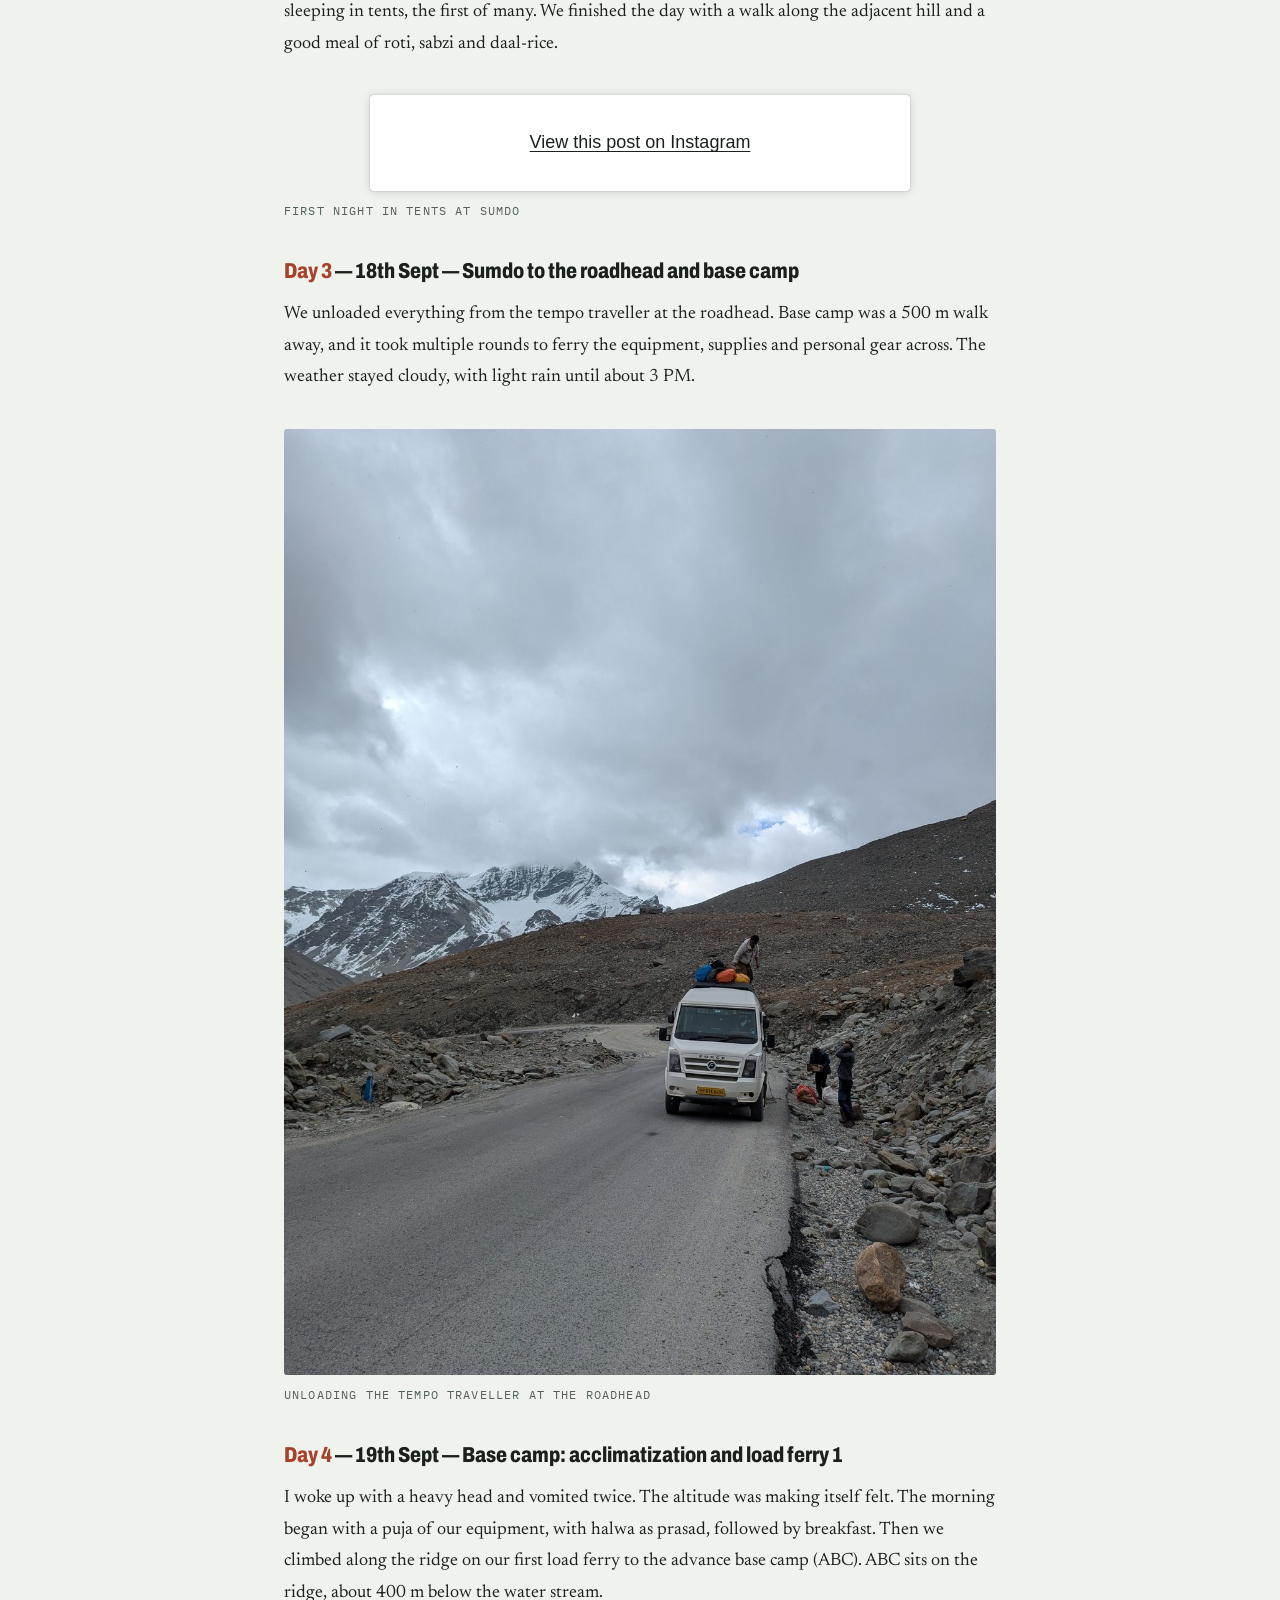
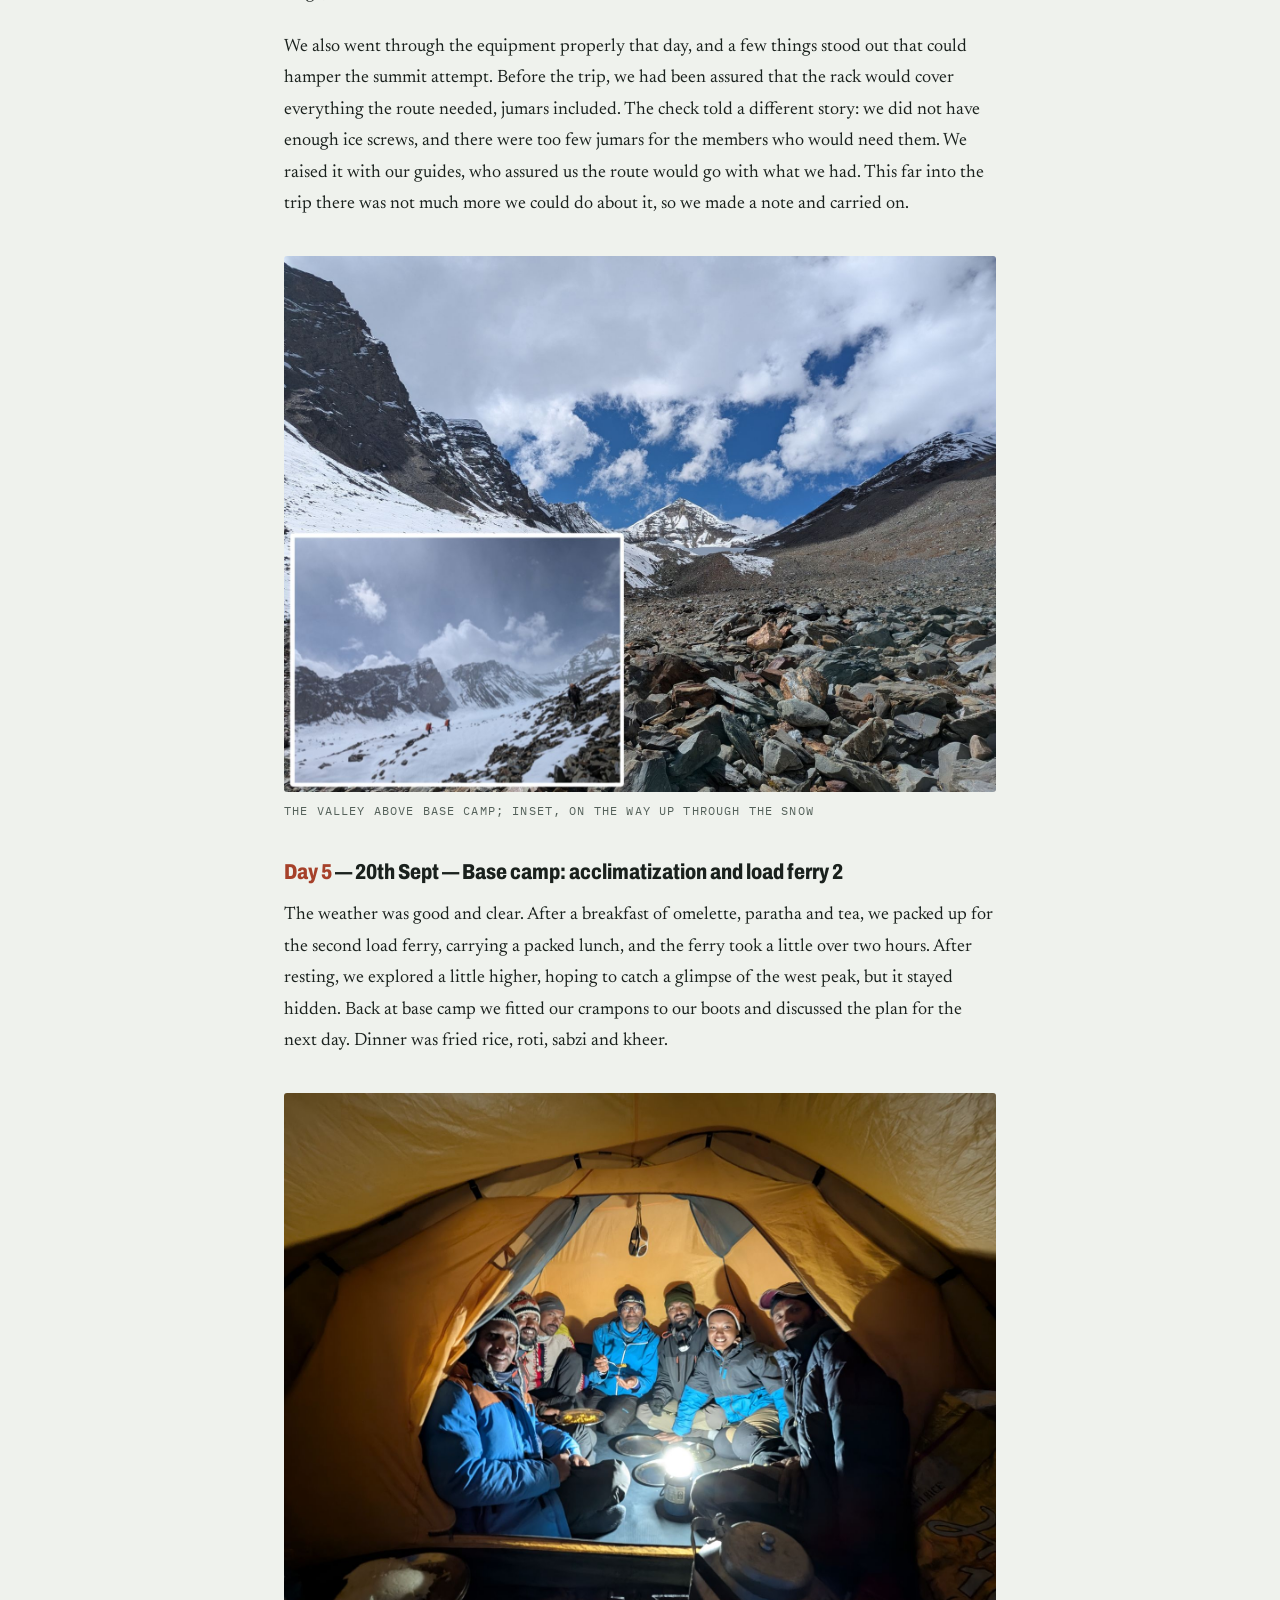
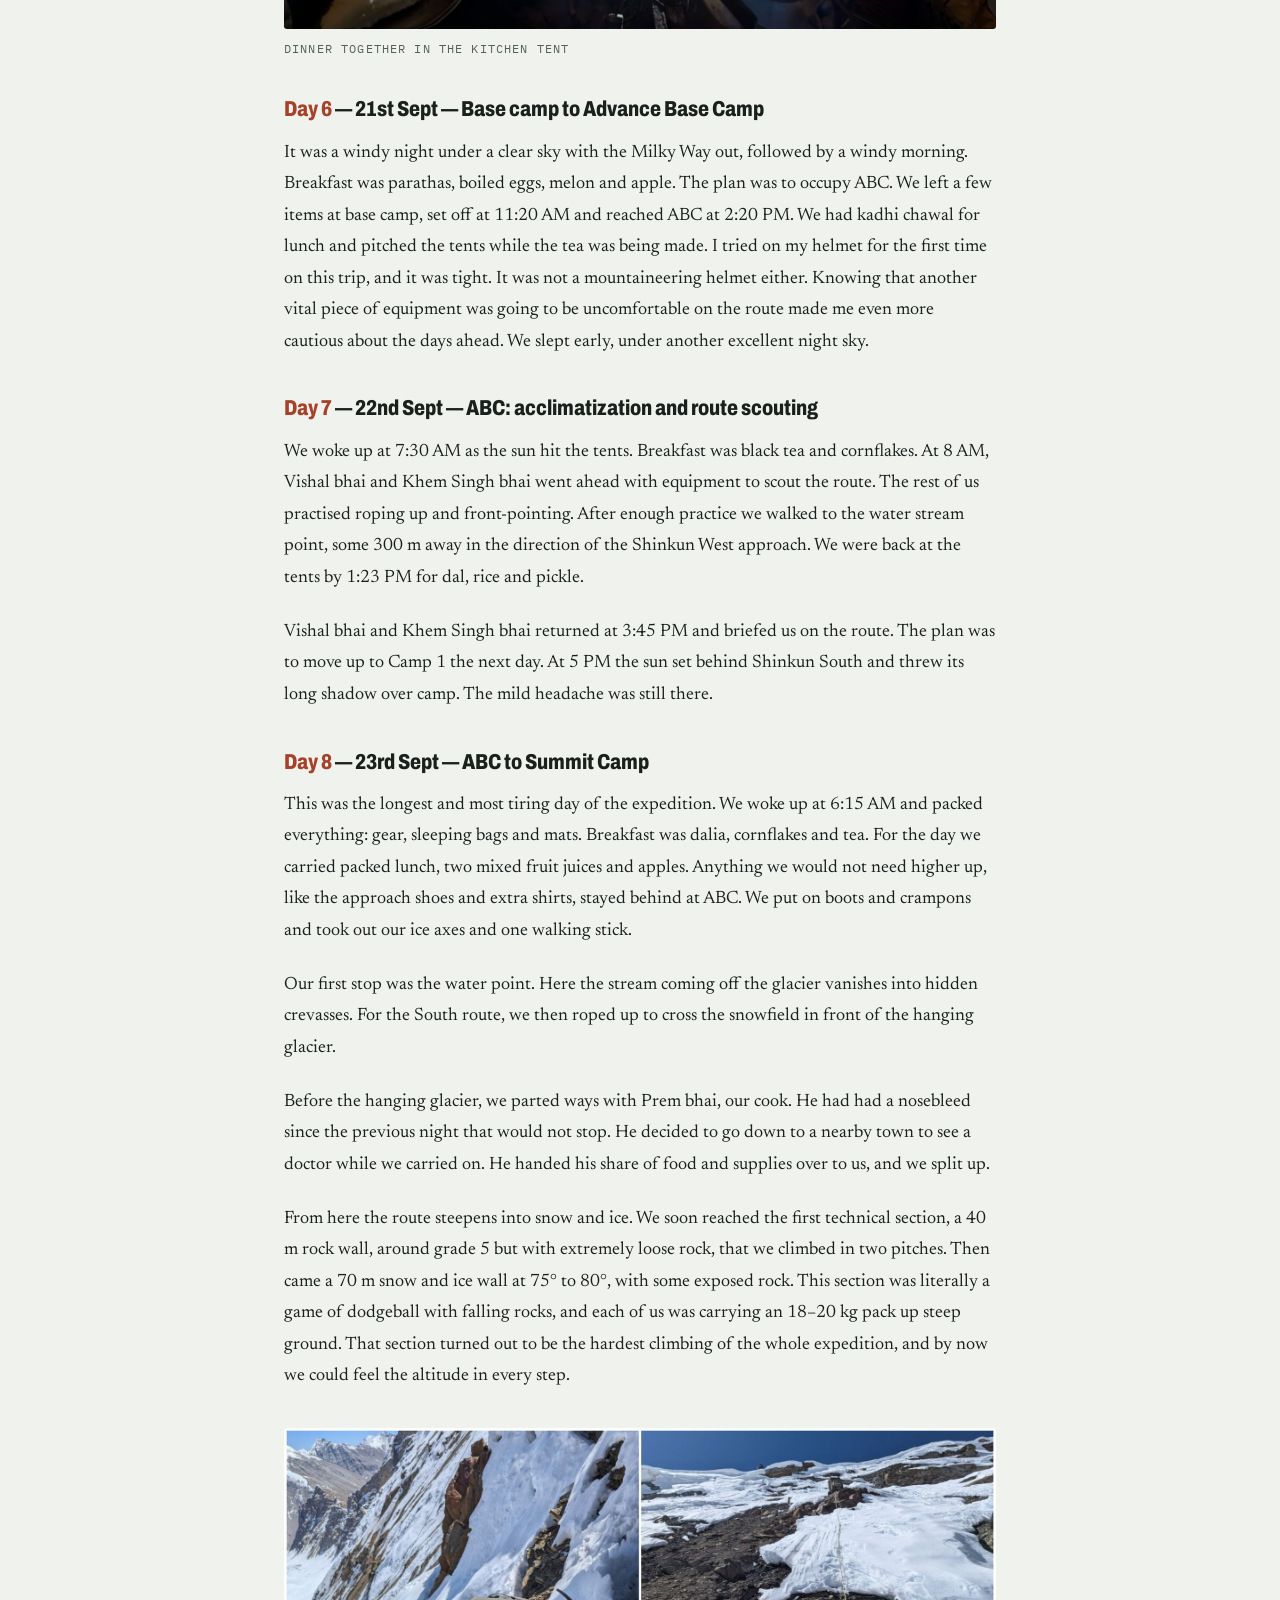
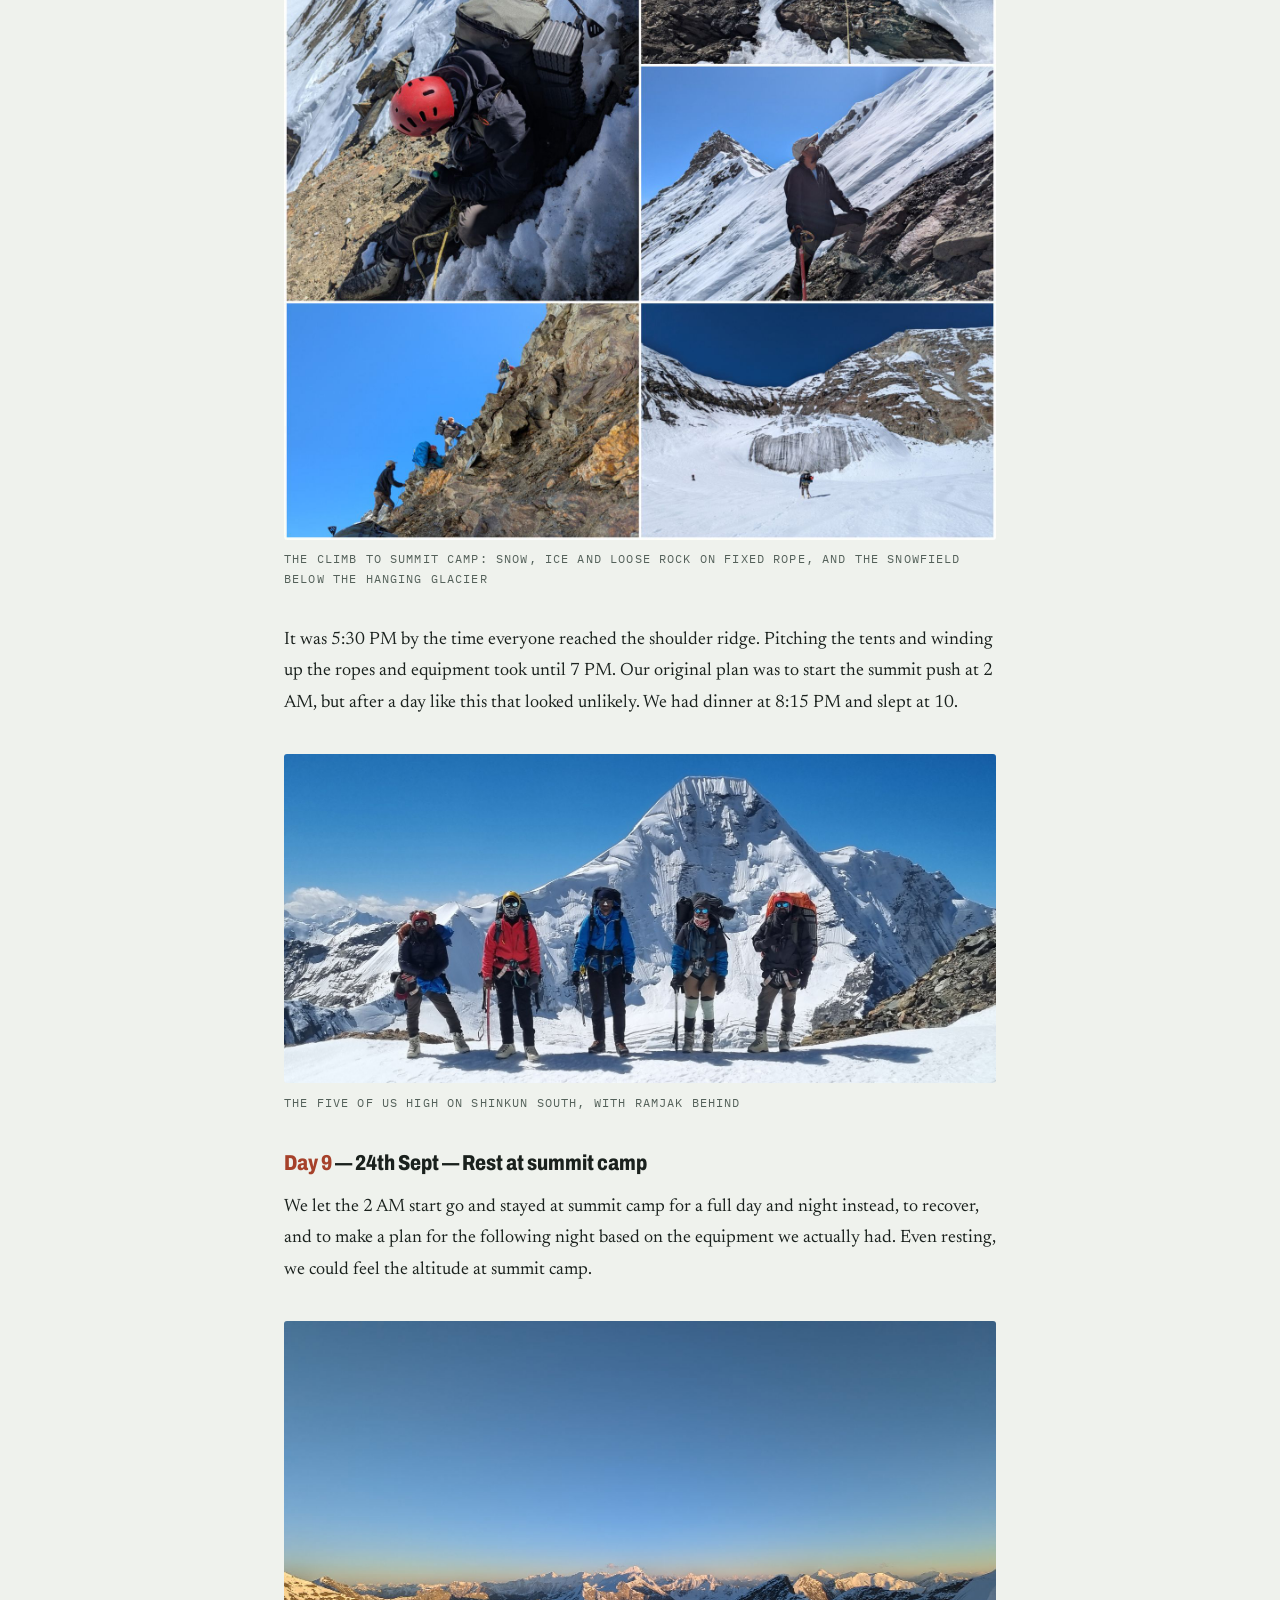
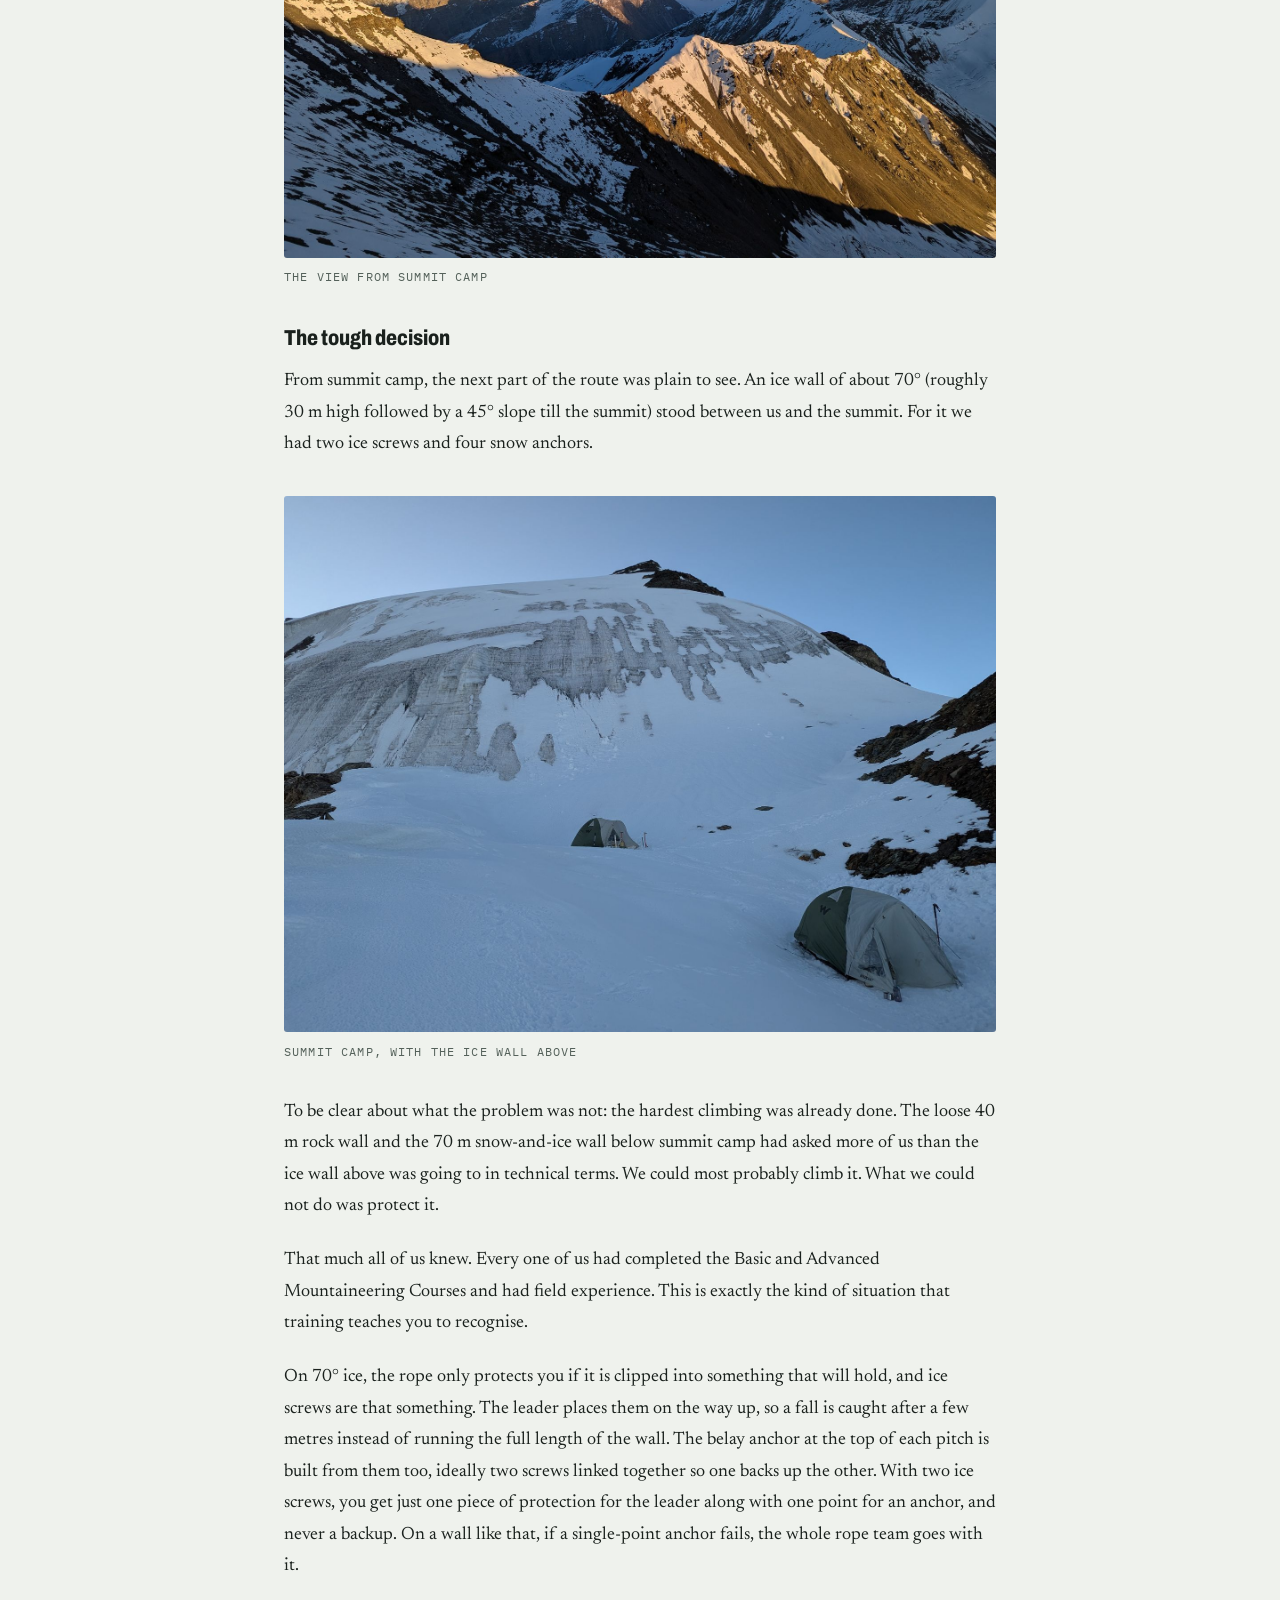
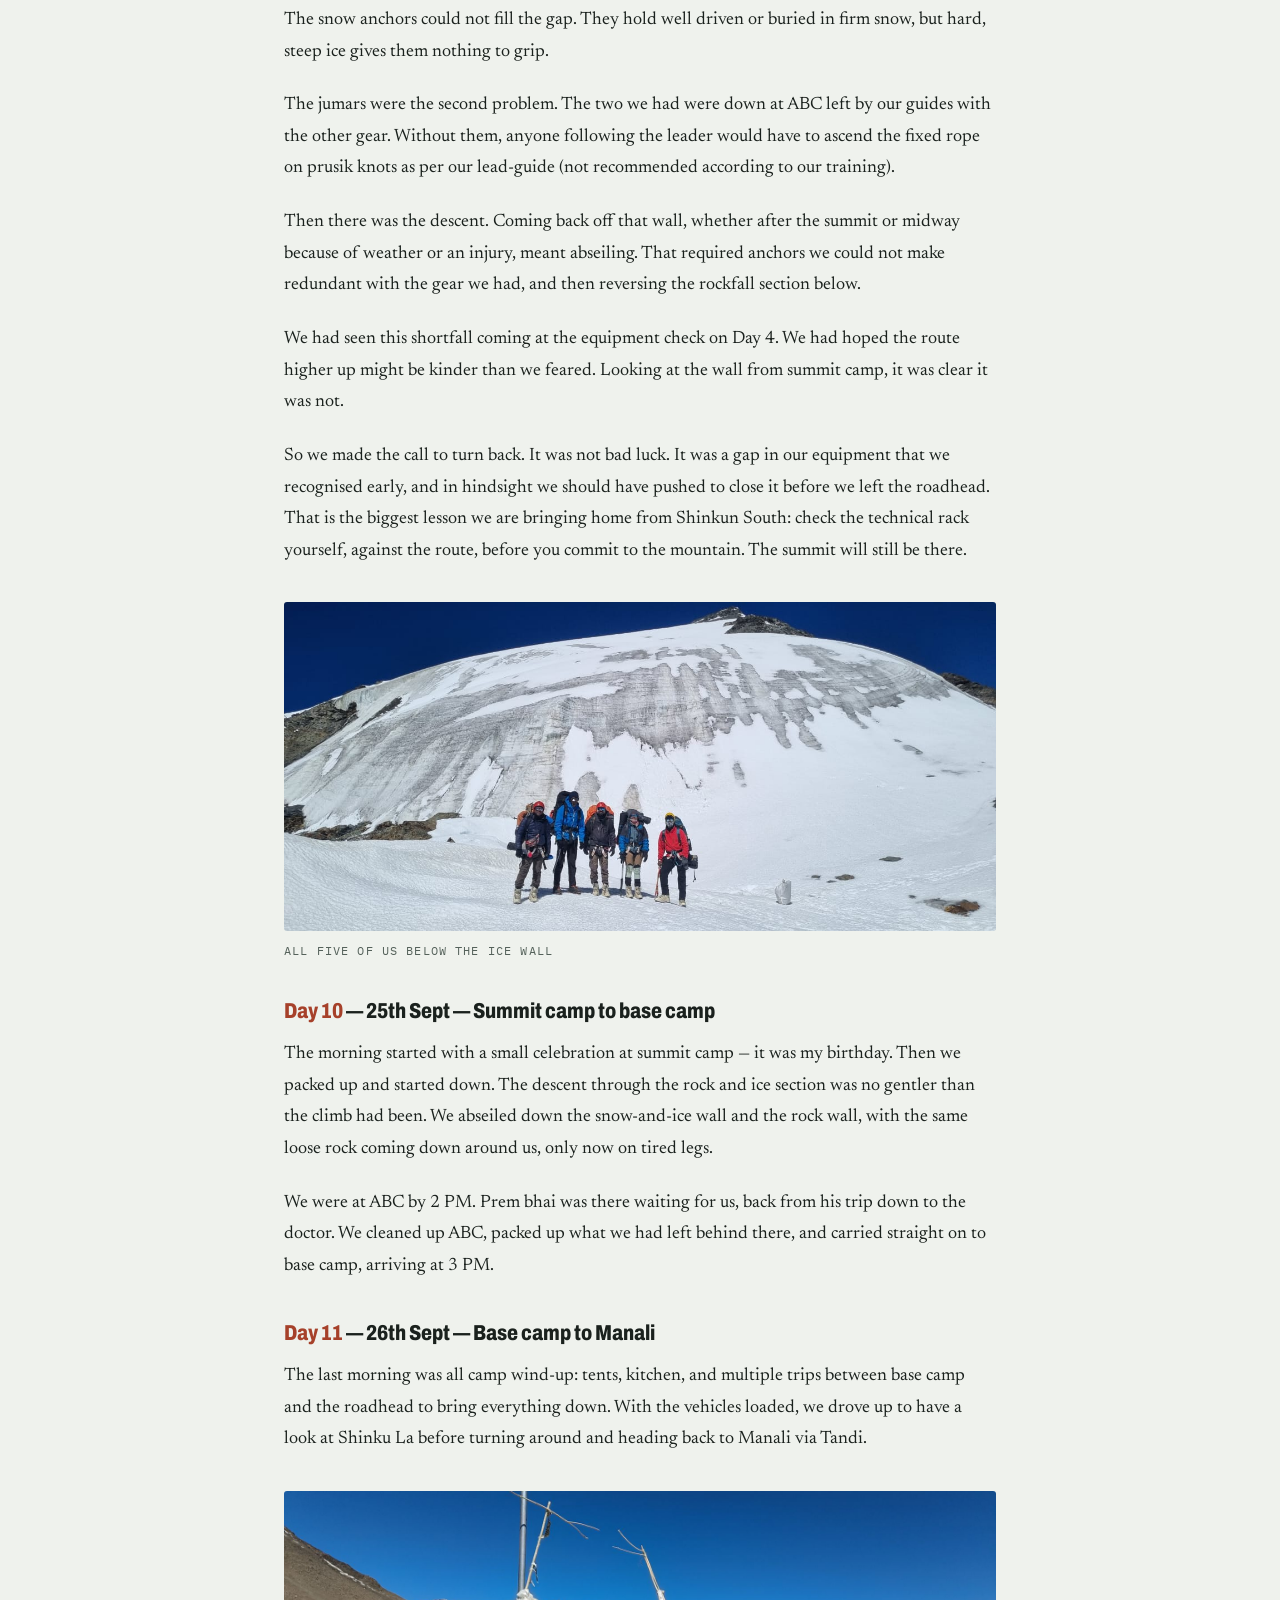
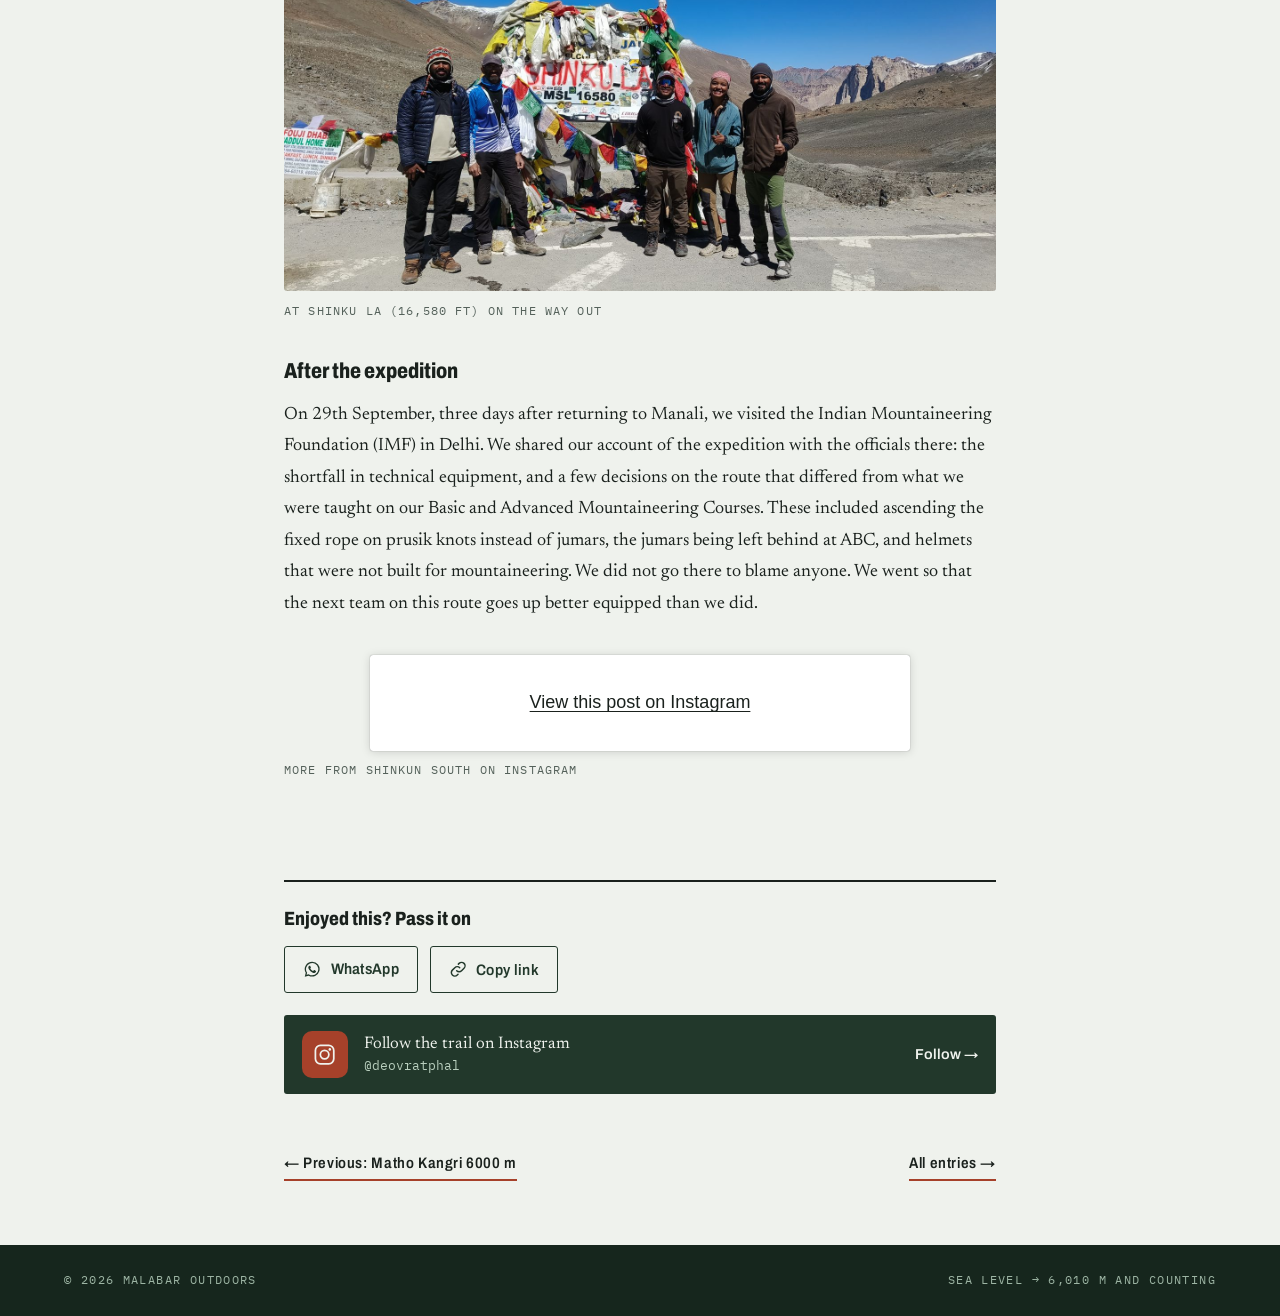
<file: posts/shinkun-south-6040m-attempt.html>
<!DOCTYPE html>
<html lang="en">
<head>
<meta charset="UTF-8">
<meta name="viewport" content="width=device-width, initial-scale=1.0">
<title>Shinkun South 6040 m: an unsuccessful attempt — Malabar Outdoors</title>
<meta name="description" content="Eleven days on Shinkun South, a 6040 m peak in Lahaul, India — and the decision to turn back at summit camp below a 70-degree ice wall.">
<link rel="preconnect" href="https://fonts.googleapis.com">
<link rel="preconnect" href="https://fonts.gstatic.com" crossorigin>
<link href="https://fonts.googleapis.com/css2?family=Archivo:wdth,wght@62..125,400..900&family=Newsreader:ital,opsz,wght@0,6..72,400..600;1,6..72,400&family=IBM+Plex+Mono:wght@400;500&display=swap" rel="stylesheet">
<link rel="stylesheet" href="style.css">
</head>
<body>

<header>
  <div class="header-inner">
    <a class="wordmark" href="../">Malabar Outdoors <span class="sea">EST. SEA LEVEL</span></a>
    <nav aria-label="Main">
      <a href="../">Home</a>
      <a href="../#log">Expedition log</a>
      <a href="../#follow">Follow</a>
    </nav>
  </div>
</header>

<div class="post-head">
  <div class="post-head-inner">
    <p class="post-meta">September 2025 · Expedition · Mountaineering · Lahaul</p>
    <h1>Shinkun South 6040 m: an unsuccessful attempt</h1>
    <div class="post-stats">
      <div class="stat"><div class="v">6,040 m</div><div class="k">Objective</div></div>
      <div class="stat"><div class="v">11 days</div><div class="k">Duration</div></div>
      <div class="stat"><div class="v">5,900 m</div><div class="k">High point</div></div>
      <div class="stat"><div class="v">8</div><div class="k">On the mountain</div></div>
    </div>
  </div>
</div>

<article>

  <figure>
    <img src="../images/shinkun-route.jpg" alt="Route on Shinkun South from advance base camp past the hanging glacier, up the 45 degree rock wall and the 70 m snow and rock wall to the shoulder ridge, with the planned line to the 6040 m summit">
    <figcaption>The route from advance base camp (5300 m) past the hanging glacier, up the rock wall and the 70 m wall to the shoulder ridge; dotted line to the summit</figcaption>
  </figure>

  <p>Not every expedition ends on the summit. This one ended at our summit camp (5900 m) on the shoulder ridge of Shinkun South, with a 70° ice wall between us and the top and too little technical equipment. These are the eleven days that led up to the decision to turn back.</p>

  <h2>Equipment</h2>

  <p><strong>Personal:</strong> helmet, harness, ice axe, crampons, boots, carabiners, slings and gaiters. <strong>Group:</strong> four 2-person tents and a kitchen tent, sleeping bags and mats, cooking gear, a kerosene stove with fuel, and the usual supporting accessories and clothing.</p>

  <p><strong>Technical:</strong> 400 m of rope, a set of rock pitons, two ice screws, 4–5 snow anchors, a hammer, and two jumars, which we never ended up using.</p>

  <p>Keep that technical list in mind. It turned out to be the reason behind the toughest decision of the trip. More on that later.</p>

  <h2>The team</h2>

  <p>Eight of us went into the mountains: five climbing members, two guides and a cook.</p>

  <ul class="team">
    <li><span class="role">Climbing members</span> Nikhil Kokate, Pallavi Kadam, Ravindra Kulkarni, Vasant Yadav, Deovrat Phal</li>
    <li><span class="role">Guides</span> Vishal bhai, Khem Singh bhai</li>
    <li><span class="role">Cook</span> Prem bhai</li>
  </ul>

  <figure>
    <img loading="lazy" src="../images/shinkun-manali.jpg" alt="Temple in Manali, the team, boot fitting, an apple-grading shed and sorting the medical kit">
    <figcaption>Manali, before we set off: a temple visit, boot fitting, sorting the medical kit, and an apple-grading shed</figcaption>
  </figure>

  <figure class="ig-embed">
    <blockquote class="instagram-media" data-instgrm-permalink="https://www.instagram.com/reel/DPN5axljFeQ/?utm_source=ig_embed" data-instgrm-version="14" style="background:#FFF;border:0;border-radius:3px;box-shadow:0 0 1px 0 rgba(0,0,0,.5),0 1px 10px 0 rgba(0,0,0,.15);margin:1px;max-width:540px;min-width:0;padding:0;width:calc(100% - 2px);">
      <a href="https://www.instagram.com/reel/DPN5axljFeQ/" target="_blank" rel="noopener" style="display:block;padding:2rem 1rem;text-align:center;font-family:sans-serif;color:#1A211D;">View this post on Instagram</a>
    </blockquote>
    <figcaption>Jogini waterfall, near Manali</figcaption>
  </figure>

  <h2><span class="tick">Day 1</span> — 16th Sept — Manali to Jispa</h2>

  <p>All eight of us left Manali in a tempo traveller. We drove out through the forest and then through the Atal Tunnel into Lahaul, followed the road to the confluence of the Chandra and Bhaga rivers, and stopped for lunch at Tandi. The rest of the drive to Jispa was all roadside views. We took a short walk in the evening to stretch our legs and spent the night in permanent tents.</p>

  <h2><span class="tick">Day 2</span> — 17th Sept — Jispa to Sumdo</h2>

  <p>A short drive today, with a stop on the way to visit the Kali Mata temple, and we were in Sumdo by 1:30 PM. We set up camp: tents, sleeping bags, mats and the kitchen tent. It was our first night sleeping in tents, the first of many. We finished the day with a walk along the adjacent hill and a good meal of roti, sabzi and daal-rice.</p>

  <figure class="ig-embed">
    <blockquote class="instagram-media" data-instgrm-permalink="https://www.instagram.com/p/DP6cvxdk2S1/?utm_source=ig_embed" data-instgrm-version="14" style="background:#FFF;border:0;border-radius:3px;box-shadow:0 0 1px 0 rgba(0,0,0,.5),0 1px 10px 0 rgba(0,0,0,.15);margin:1px;max-width:540px;min-width:0;padding:0;width:calc(100% - 2px);">
      <a href="https://www.instagram.com/p/DP6cvxdk2S1/" target="_blank" rel="noopener" style="display:block;padding:2rem 1rem;text-align:center;font-family:sans-serif;color:#1A211D;">View this post on Instagram</a>
    </blockquote>
    <figcaption>First night in tents at Sumdo</figcaption>
  </figure>

  <h2><span class="tick">Day 3</span> — 18th Sept — Sumdo to the roadhead and base camp</h2>

  <p>We unloaded everything from the tempo traveller at the roadhead. Base camp was a 500 m walk away, and it took multiple rounds to ferry the equipment, supplies and personal gear across. The weather stayed cloudy, with light rain until about 3 PM.</p>

  <figure>
    <img loading="lazy" src="../images/shinkun-base-camp-road.jpg" alt="Unloading bags from the roof of the tempo traveller at the roadhead under cloudy skies">
    <figcaption>Unloading the tempo traveller at the roadhead</figcaption>
  </figure>

  <h2><span class="tick">Day 4</span> — 19th Sept — Base camp: acclimatization and load ferry 1</h2>

  <p>I woke up with a heavy head and vomited twice. The altitude was making itself felt. The morning began with a puja of our equipment, with halwa as prasad, followed by breakfast. Then we climbed along the ridge on our first load ferry to the advance base camp (ABC). ABC sits on the ridge, about 400 m below the water stream.</p>

  <p>We also went through the equipment properly that day, and a few things stood out that could hamper the summit attempt. Before the trip, we had been assured that the rack would cover everything the route needed, jumars included. The check told a different story: we did not have enough ice screws, and there were too few jumars for the members who would need them. We raised it with our guides, who assured us the route would go with what we had. This far into the trip there was not much more we could do about it, so we made a note and carried on.</p>

  <figure>
    <img loading="lazy" src="../images/shinkun-base-camp.jpg" alt="Moraine valley above base camp with a snow peak ahead; inset of climbers walking through snow">
    <figcaption>The valley above base camp; inset, on the way up through the snow</figcaption>
  </figure>

  <h2><span class="tick">Day 5</span> — 20th Sept — Base camp: acclimatization and load ferry 2</h2>

  <p>The weather was good and clear. After a breakfast of omelette, paratha and tea, we packed up for the second load ferry, carrying a packed lunch, and the ferry took a little over two hours. After resting, we explored a little higher, hoping to catch a glimpse of the west peak, but it stayed hidden. Back at base camp we fitted our crampons to our boots and discussed the plan for the next day. Dinner was fried rice, roti, sabzi and kheer.</p>

  <figure>
    <img loading="lazy" src="../images/shinkun-base-camp-dinner.jpg" alt="The team eating dinner together inside the kitchen tent by lantern light">
    <figcaption>Dinner together in the kitchen tent</figcaption>
  </figure>

  <h2><span class="tick">Day 6</span> — 21st Sept — Base camp to Advance Base Camp</h2>

  <p>It was a windy night under a clear sky with the Milky Way out, followed by a windy morning. Breakfast was parathas, boiled eggs, melon and apple. The plan was to occupy ABC. We left a few items at base camp, set off at 11:20 AM and reached ABC at 2:20 PM. We had kadhi chawal for lunch and pitched the tents while the tea was being made. I tried on my helmet for the first time on this trip, and it was tight. It was not a mountaineering helmet either. Knowing that another vital piece of equipment was going to be uncomfortable on the route made me even more cautious about the days ahead. We slept early, under another excellent night sky.</p>

  <h2><span class="tick">Day 7</span> — 22nd Sept — ABC: acclimatization and route scouting</h2>

  <p>We woke up at 7:30 AM as the sun hit the tents. Breakfast was black tea and cornflakes. At 8 AM, Vishal bhai and Khem Singh bhai went ahead with equipment to scout the route. The rest of us practised roping up and front-pointing. After enough practice we walked to the water stream point, some 300 m away in the direction of the Shinkun West approach. We were back at the tents by 1:23 PM for dal, rice and pickle.</p>

  <p>Vishal bhai and Khem Singh bhai returned at 3:45 PM and briefed us on the route. The plan was to move up to Camp 1 the next day. At 5 PM the sun set behind Shinkun South and threw its long shadow over camp. The mild headache was still there.</p>

  <h2><span class="tick">Day 8</span> — 23rd Sept — ABC to Summit Camp</h2>

  <p>This was the longest and most tiring day of the expedition. We woke up at 6:15 AM and packed everything: gear, sleeping bags and mats. Breakfast was dalia, cornflakes and tea. For the day we carried packed lunch, two mixed fruit juices and apples. Anything we would not need higher up, like the approach shoes and extra shirts, stayed behind at ABC. We put on boots and crampons and took out our ice axes and one walking stick.</p>

  <p>Our first stop was the water point. Here the stream coming off the glacier vanishes into hidden crevasses. For the South route, we then roped up to cross the snowfield in front of the hanging glacier.</p>

  <p>Before the hanging glacier, we parted ways with Prem bhai, our cook. He had had a nosebleed since the previous night that would not stop. He decided to go down to a nearby town to see a doctor while we carried on. He handed his share of food and supplies over to us, and we split up.</p>

  <p>From here the route steepens into snow and ice. We soon reached the first technical section, a 40 m rock wall, around grade 5 but with extremely loose rock, that we climbed in two pitches. Then came a 70 m snow and ice wall at 75° to 80°, with some exposed rock. This section was literally a game of dodgeball with falling rocks, and each of us was carrying an 18–20 kg pack up steep ground. That section turned out to be the hardest climbing of the whole expedition, and by now we could feel the altitude in every step.</p>

  <figure>
    <img loading="lazy" src="../images/shinkun-climb-day.jpg" alt="Climbing to summit camp: steep snow and loose rock on fixed rope, a climber on the ridge, and the snowfield below the hanging glacier">
    <figcaption>The climb to summit camp: snow, ice and loose rock on fixed rope, and the snowfield below the hanging glacier</figcaption>
  </figure>

  <p>It was 5:30 PM by the time everyone reached the shoulder ridge. Pitching the tents and winding up the ropes and equipment took until 7 PM. Our original plan was to start the summit push at 2 AM, but after a day like this that looked unlikely. We had dinner at 8:15 PM and slept at 10.</p>

  <figure>
    <img loading="lazy" src="../images/shinkun-ramjhak.jpg" alt="The five climbing members in harnesses and helmets on the snow, with the ice face of Ramjak peak behind">
    <figcaption>The five of us high on Shinkun South, with Ramjak behind</figcaption>
  </figure>

  <h2><span class="tick">Day 9</span> — 24th Sept — Rest at summit camp</h2>

  <p>We let the 2 AM start go and stayed at summit camp for a full day and night instead, to recover, and to make a plan for the following night based on the equipment we actually had. Even resting, we could feel the altitude at summit camp.<!-- TODO: a few lines on the day — rest, melting snow, studying the wall --></p>

  <figure>
    <img loading="lazy" src="../images/shinkun-summit-camp-peaks.jpg" alt="Golden light on snowy ridges and distant ranges seen from summit camp">
    <figcaption>The view from summit camp</figcaption>
  </figure>

  <h2>The tough decision</h2>

  <p>From summit camp, the next part of the route was plain to see. An ice wall of about 70° (roughly 30 m high followed by a 45° slope till the summit) stood between us and the summit. For it we had two ice screws and four snow anchors.</p>

  <figure>
    <img loading="lazy" src="../images/shinkun-summit-camp.jpg" alt="Two tents at summit camp on the snow, below the steep ice wall leading to the summit">
    <figcaption>Summit camp, with the ice wall above</figcaption>
  </figure>

  <p>To be clear about what the problem was not: the hardest climbing was already done. The loose 40 m rock wall and the 70 m snow-and-ice wall below summit camp had asked more of us than the ice wall above was going to in technical terms. We could most probably climb it. What we could not do was protect it.</p>

  <p>That much all of us knew. Every one of us had completed the Basic and Advanced Mountaineering Courses and had field experience. This is exactly the kind of situation that training teaches you to recognise.</p>

  <p>On 70° ice, the rope only protects you if it is clipped into something that will hold, and ice screws are that something. The leader places them on the way up, so a fall is caught after a few metres instead of running the full length of the wall. The belay anchor at the top of each pitch is built from them too, ideally two screws linked together so one backs up the other. With two ice screws, you get just one piece of protection for the leader along with one point for an anchor, and never a backup. On a wall like that, if a single-point anchor fails, the whole rope team goes with it.</p>

  <p>The snow anchors could not fill the gap. They hold well driven or buried in firm snow, but hard, steep ice gives them nothing to grip.</p>

  <p>The jumars were the second problem. The two we had were down at ABC left by our guides with the other gear. Without them, anyone following the leader would have to ascend the fixed rope on prusik knots as per our lead-guide (not recommended according to our training).</p>

  <p>Then there was the descent. Coming back off that wall, whether after the summit or midway because of weather or an injury, meant abseiling. That required anchors we could not make redundant with the gear we had, and then reversing the rockfall section below.</p>

  <p>We had seen this shortfall coming at the equipment check on Day 4. We had hoped the route higher up might be kinder than we feared. Looking at the wall from summit camp, it was clear it was not.</p>

  <p>So we made the call to turn back. It was not bad luck. It was a gap in our equipment that we recognised early, and in hindsight we should have pushed to close it before we left the roadhead. That is the biggest lesson we are bringing home from Shinkun South: check the technical rack yourself, against the route, before you commit to the mountain. The summit will still be there.<!-- TODO: your own closing thoughts on the decision --></p>

  <figure>
    <img loading="lazy" src="../images/shinkun-summit-camp-group.jpg" alt="The five climbing members roped up in front of the ice wall below the summit of Shinkun South">
    <figcaption>All five of us below the ice wall</figcaption>
  </figure>

  <h2><span class="tick">Day 10</span> — 25th Sept — Summit camp to base camp</h2>

  <p>The morning started with a small celebration at summit camp — it was my birthday. Then we packed up and started down. The descent through the rock and ice section was no gentler than the climb had been. We abseiled down the snow-and-ice wall and the rock wall, with the same loose rock coming down around us, only now on tired legs.</p>

  <p>We were at ABC by 2 PM. Prem bhai was there waiting for us, back from his trip down to the doctor.<!-- TODO: a line on how he was doing --> We cleaned up ABC, packed up what we had left behind there, and carried straight on to base camp, arriving at 3 PM.</p>

  <h2><span class="tick">Day 11</span> — 26th Sept — Base camp to Manali</h2>

  <p>The last morning was all camp wind-up: tents, kitchen, and multiple trips between base camp and the roadhead to bring everything down. With the vehicles loaded, we drove up to have a look at Shinku La before turning around and heading back to Manali via Tandi.<!-- TODO: closing thoughts to end the post --></p>

  <figure>
    <img loading="lazy" src="../images/shinkun-shinkula.jpg" alt="The five climbing members at the Shinku La pass sign, 16580 ft, covered in prayer flags">
    <figcaption>At Shinku La (16,580 ft) on the way out</figcaption>
  </figure>

  <h2>After the expedition</h2>

  <p>On 29th September, three days after returning to Manali, we visited the Indian Mountaineering Foundation (IMF) in Delhi. We shared our account of the expedition with the officials there: the shortfall in technical equipment, and a few decisions on the route that differed from what we were taught on our Basic and Advanced Mountaineering Courses. These included ascending the fixed rope on prusik knots instead of jumars, the jumars being left behind at ABC, and helmets that were not built for mountaineering. We did not go there to blame anyone. We went so that the next team on this route goes up better equipped than we did.</p>

  <figure class="ig-embed">
    <blockquote class="instagram-media" data-instgrm-permalink="https://www.instagram.com/p/DP6hSAgkyK0/?utm_source=ig_embed" data-instgrm-version="14" style="background:#FFF;border:0;border-radius:3px;box-shadow:0 0 1px 0 rgba(0,0,0,.5),0 1px 10px 0 rgba(0,0,0,.15);margin:1px;max-width:540px;min-width:0;padding:0;width:calc(100% - 2px);">
      <a href="https://www.instagram.com/p/DP6hSAgkyK0/" target="_blank" rel="noopener" style="display:block;padding:2rem 1rem;text-align:center;font-family:sans-serif;color:#1A211D;">View this post on Instagram</a>
    </blockquote>
    <figcaption>More from Shinkun South on Instagram</figcaption>
  </figure>

</article>

<section class="share" aria-labelledby="share-title">
  <div class="share-inner">
    <h2 class="share-title" id="share-title">Enjoyed this? Pass it on</h2>
    <div class="share-buttons">
      <button type="button" class="share-btn primary" data-share="native" hidden>
        <svg viewBox="0 0 24 24" fill="none" stroke="currentColor" stroke-width="1.9" stroke-linecap="round" stroke-linejoin="round" aria-hidden="true"><path d="M12 3v12"/><path d="M7.5 7.5 12 3l4.5 4.5"/><path d="M5 12v7a2 2 0 0 0 2 2h10a2 2 0 0 0 2-2v-7"/></svg>
        <span>Share to Instagram &amp; more</span>
      </button>
      <a class="share-btn" data-share="whatsapp" href="https://wa.me/" target="_blank" rel="noopener">
        <svg viewBox="0 0 24 24" fill="currentColor" aria-hidden="true"><path d="M12 2.2a9.7 9.7 0 0 0-8.4 14.6L2.3 21.7l5-1.3A9.7 9.7 0 1 0 12 2.2Zm0 17.7a8 8 0 0 1-4.1-1.1l-.3-.2-3 .8.8-2.9-.2-.3A8 8 0 1 1 12 19.9Zm4.4-6c-.2-.1-1.4-.7-1.7-.8-.2-.1-.4-.1-.5.1l-.8 1c-.1.2-.3.2-.5.1a6.6 6.6 0 0 1-3.3-2.9c-.2-.4.2-.4.7-1.3.1-.2 0-.3 0-.4l-.8-1.8c-.2-.5-.4-.4-.5-.4h-.5a.9.9 0 0 0-.7.3 2.8 2.8 0 0 0-.9 2.1 4.9 4.9 0 0 0 1 2.6 11.2 11.2 0 0 0 4.3 3.8c1.6.7 2.2.7 3 .6.5-.1 1.4-.6 1.6-1.2.2-.6.2-1.1.1-1.2l-.5-.2Z"/></svg>
        <span>WhatsApp</span>
      </a>
      <button type="button" class="share-btn" data-share="copy">
        <svg viewBox="0 0 24 24" fill="none" stroke="currentColor" stroke-width="1.9" stroke-linecap="round" stroke-linejoin="round" aria-hidden="true"><path d="M10 14a4.5 4.5 0 0 0 6.4 0l3.2-3.2a4.5 4.5 0 0 0-6.4-6.4l-1 1"/><path d="M14 10a4.5 4.5 0 0 0-6.4 0l-3.2 3.2a4.5 4.5 0 0 0 6.4 6.4l1-1"/></svg>
        <span>Copy link</span>
      </button>
    </div>
    <p class="sr-only share-status" aria-live="polite"></p>
    <a class="ig-follow" href="https://www.instagram.com/deovratphal/" target="_blank" rel="noopener">
      <span class="ig-mark"><svg viewBox="0 0 24 24" fill="none" stroke="currentColor" stroke-width="1.8" aria-hidden="true"><rect x="2.5" y="2.5" width="19" height="19" rx="5.2"/><circle cx="12" cy="12" r="4.4"/><circle cx="17.4" cy="6.6" r="1.3" fill="currentColor" stroke="none"/></svg></span>
      <span class="ig-text">
        <span class="ig-line">Follow the trail on Instagram</span>
        <span class="ig-handle">@deovratphal</span>
      </span>
      <span class="ig-go">Follow →</span>
    </a>
  </div>
</section>

<div class="postnav">
  <a href="matho-kangri-6000m-alpine-style.html">← Previous: Matho Kangri 6000 m</a>
  <a href="../#log">All entries →</a>
</div>

<footer>
  <div class="footer-inner">
    <span>© 2026 Malabar Outdoors</span>
    <span>Sea level → 6,010 m and counting</span>
  </div>
</footer>

<script src="share.js" defer></script>
<script async src="https://www.instagram.com/embed.js"></script>
</body>
</html>
</file>
<file: posts/style.css>
:root{
  --ghat:#22382B;
  --ghat-deep:#16261D;
  --glacier:#EFF2ED;
  --laterite:#A6412A;
  --ink:#1A211D;
  --slate:#54615A;
  --hairline:#CBD4CC;
  --display:'Archivo',sans-serif;
  --body:'Newsreader',Georgia,serif;
  --mono:'IBM Plex Mono',monospace;
}
*{margin:0;padding:0;box-sizing:border-box}
@media (prefers-reduced-motion: reduce){
  *,*::before,*::after{animation-duration:.01ms!important;transition-duration:.01ms!important}
}
body{
  font-family:var(--body);
  background:var(--glacier);
  color:var(--ink);
  font-size:1.125rem;
  line-height:1.75;
}
a{color:inherit}
a:focus-visible{outline:3px solid var(--laterite);outline-offset:3px;border-radius:2px}
img{display:block;max-width:100%}

header{
  position:sticky;top:0;z-index:50;
  background:var(--ghat-deep);
  color:var(--glacier);
  border-bottom:1px solid rgba(255,255,255,.12);
}
.header-inner{
  max-width:1200px;margin:0 auto;
  display:flex;align-items:center;justify-content:space-between;
  padding:.9rem 1.5rem;
}
.wordmark{
  font-family:var(--display);font-weight:800;font-stretch:80%;
  font-size:1.25rem;letter-spacing:.12em;text-transform:uppercase;
  text-decoration:none;display:flex;align-items:baseline;gap:.6rem;
}
.wordmark .sea{font-family:var(--mono);font-size:.65rem;font-weight:400;letter-spacing:.05em;color:#9DB5A4}
nav{display:flex;gap:1.75rem}
nav a{
  font-family:var(--display);font-weight:500;font-size:.8rem;
  letter-spacing:.18em;text-transform:uppercase;text-decoration:none;
  color:#C6D4C8;padding:.25rem 0;border-bottom:2px solid transparent;
  transition:color .2s,border-color .2s;
}
nav a:hover{color:#fff;border-bottom-color:var(--laterite)}
nav a{white-space:nowrap}
@media (max-width:700px){
  .header-inner{flex-wrap:wrap;padding:.7rem 1rem .55rem;row-gap:.3rem}
  .wordmark{font-size:1rem;white-space:nowrap}
  .wordmark .sea{display:none}
  nav{width:100%;gap:1.5rem}
  nav a{font-size:.7rem;letter-spacing:.14em;padding:.15rem 0}
}

.post-head{
  background:var(--ghat);color:var(--glacier);
  padding:4rem 1.5rem 3.25rem;
}
.post-head-inner{max-width:760px;margin:0 auto}
.post-meta{
  font-family:var(--mono);font-size:.72rem;letter-spacing:.22em;
  text-transform:uppercase;color:#B9CFBE;
  display:flex;align-items:center;gap:.9rem;flex-wrap:wrap;margin-bottom:1.3rem;
}
.post-meta::before{content:"";width:2.6rem;height:1px;background:var(--laterite)}
h1{
  font-family:var(--display);font-weight:900;font-stretch:74%;
  text-transform:uppercase;
  font-size:clamp(1.9rem,5vw,3.2rem);
  line-height:1.02;letter-spacing:.01em;
}
.post-stats{
  margin-top:2rem;display:flex;flex-wrap:wrap;gap:2.25rem;font-family:var(--mono);
}
.stat{border-left:2px solid rgba(232,168,143,.5);padding-left:.9rem}
.stat .v{font-size:1.2rem;font-weight:500}
.stat .k{font-size:.65rem;letter-spacing:.16em;text-transform:uppercase;color:#A9C0AE;margin-top:.15rem}

article{max-width:760px;margin:0 auto;padding:3.25rem 1.5rem 4rem}
article p{margin:0 0 1.4rem}
article h2{
  font-family:var(--display);font-weight:800;font-stretch:80%;
  font-size:1.35rem;line-height:1.2;text-transform:none;
  margin:2.4rem 0 .9rem;
}
article h2 .tick{color:var(--laterite)}
article strong{font-weight:600}
article a{color:var(--laterite);text-decoration-thickness:1px;text-underline-offset:3px}
figure{margin:2.2rem 0}
figure img{
  width:100%;height:auto;border-radius:3px;
  background:#DCE2DB;        /* grey box visible until the photo arrives */
  aspect-ratio:auto 3/2;     /* reserve ~photo-shaped space before load;
                                natural shape takes over once loaded */
}
figcaption{
  font-family:var(--mono);font-size:.72rem;letter-spacing:.1em;
  text-transform:uppercase;color:var(--slate);margin-top:.6rem;
}
.postnav{
  max-width:760px;margin:0 auto;padding:0 1.5rem 4rem;
  display:flex;justify-content:space-between;gap:1rem;flex-wrap:wrap;
}
.postnav a{
  font-family:var(--display);font-weight:600;font-stretch:85%;
  font-size:.95rem;text-decoration:none;letter-spacing:.04em;
  border-bottom:2px solid var(--laterite);padding-bottom:.15rem;
}
.postnav a:hover{color:var(--laterite)}
footer{background:var(--ghat-deep);color:#9DB5A4}
.footer-inner{
  max-width:1200px;margin:0 auto;padding:1.6rem 1.5rem;
  display:flex;justify-content:space-between;flex-wrap:wrap;gap:1rem;
  font-family:var(--mono);font-size:.72rem;letter-spacing:.12em;text-transform:uppercase;
}

/* ---------- share bar ---------- */
.share{
  max-width:760px;margin:0 auto;padding:0 1.5rem 3.5rem;
}
.share-inner{border-top:2px solid var(--ink);padding-top:1.6rem}
.share-title{
  font-family:var(--display);font-weight:800;font-stretch:80%;
  font-size:1.2rem;line-height:1.2;margin-bottom:1rem;
}
.share-buttons{display:flex;flex-wrap:wrap;gap:.7rem}
.share-btn{
  display:inline-flex;align-items:center;gap:.55rem;
  min-height:2.9rem;padding:0 1.15rem;
  font-family:var(--display);font-weight:600;font-stretch:90%;
  font-size:.95rem;letter-spacing:.02em;text-decoration:none;
  color:var(--ghat);background:transparent;
  border:1.5px solid var(--ghat);border-radius:3px;cursor:pointer;
  transition:background .2s,color .2s,border-color .2s;
}
.share-btn svg{width:1.15rem;height:1.15rem;flex:none}
.share-btn:hover{background:var(--ghat);color:var(--glacier)}
.share-btn.primary{background:var(--ghat);color:var(--glacier)}
.share-btn.primary:hover{background:var(--laterite);border-color:var(--laterite)}
.share-btn.is-done{background:var(--laterite);border-color:var(--laterite);color:#fff}
.share-btn:focus-visible{outline:3px solid var(--laterite);outline-offset:3px}
.share-btn[hidden]{display:none}

.ig-follow{
  margin-top:1.4rem;
  display:flex;align-items:center;gap:1rem;
  padding:1rem 1.1rem;border-radius:3px;
  background:var(--ghat);color:var(--glacier);text-decoration:none;
  transition:background .2s;
}
.ig-follow:hover{background:var(--ghat-deep)}
.ig-follow .ig-mark{
  flex:none;display:flex;align-items:center;justify-content:center;
  width:2.9rem;height:2.9rem;border-radius:10px;background:var(--laterite);
}
.ig-follow .ig-mark svg{width:1.45rem;height:1.45rem}
.ig-follow .ig-text{display:flex;flex-direction:column;line-height:1.3}
.ig-follow .ig-line{font-size:1.05rem}
.ig-follow .ig-handle{font-family:var(--mono);font-size:.8rem;color:#B9CFBE;margin-top:.15rem}
.ig-follow .ig-go{margin-left:auto;font-family:var(--display);font-weight:600;font-size:.9rem;white-space:nowrap}
.ig-follow:hover .ig-go{color:#E8A88F}
@media (max-width:480px){ .ig-follow .ig-go{display:none} }

.sr-only{position:absolute;width:1px;height:1px;overflow:hidden;clip:rect(0 0 0 0);white-space:nowrap}

/* ---------- Instagram embeds inside posts ---------- */
.ig-embed{display:flex;flex-direction:column;align-items:center}
.ig-embed .instagram-media,
.ig-embed iframe{min-width:0!important;max-width:540px!important;width:100%!important;margin:0 auto!important}
.ig-embed figcaption{align-self:stretch}

/* ---------- team roster ---------- */
article ul.team{list-style:none;margin:0 0 1.6rem;border-top:1px solid var(--hairline)}
article ul.team li{
  display:grid;grid-template-columns:11rem 1fr;gap:1rem;
  padding:.75rem 0;border-bottom:1px solid var(--hairline);
}
article ul.team .role{
  font-family:var(--display);font-weight:700;font-stretch:85%;
  font-size:.95rem;color:var(--laterite);padding-top:.15rem;
}
@media (max-width:560px){article ul.team li{grid-template-columns:1fr;gap:.1rem}}
</file>
